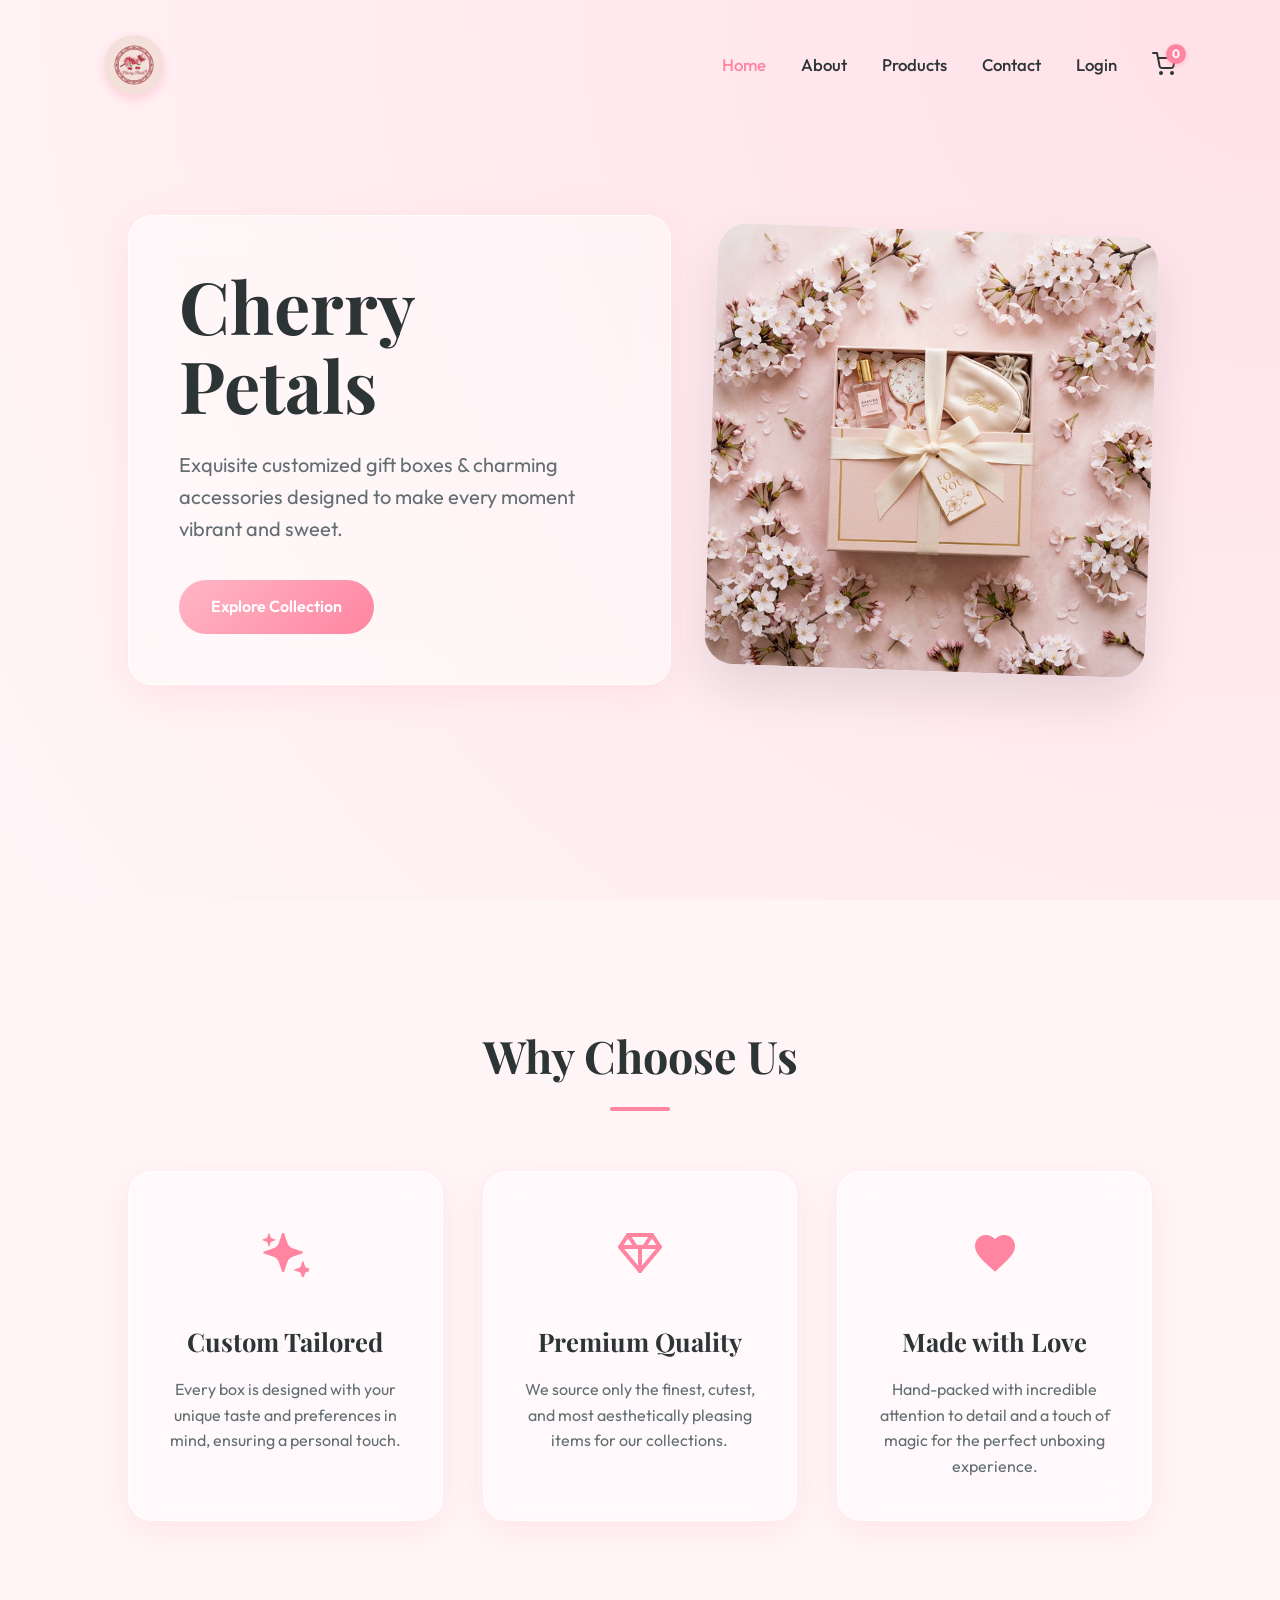
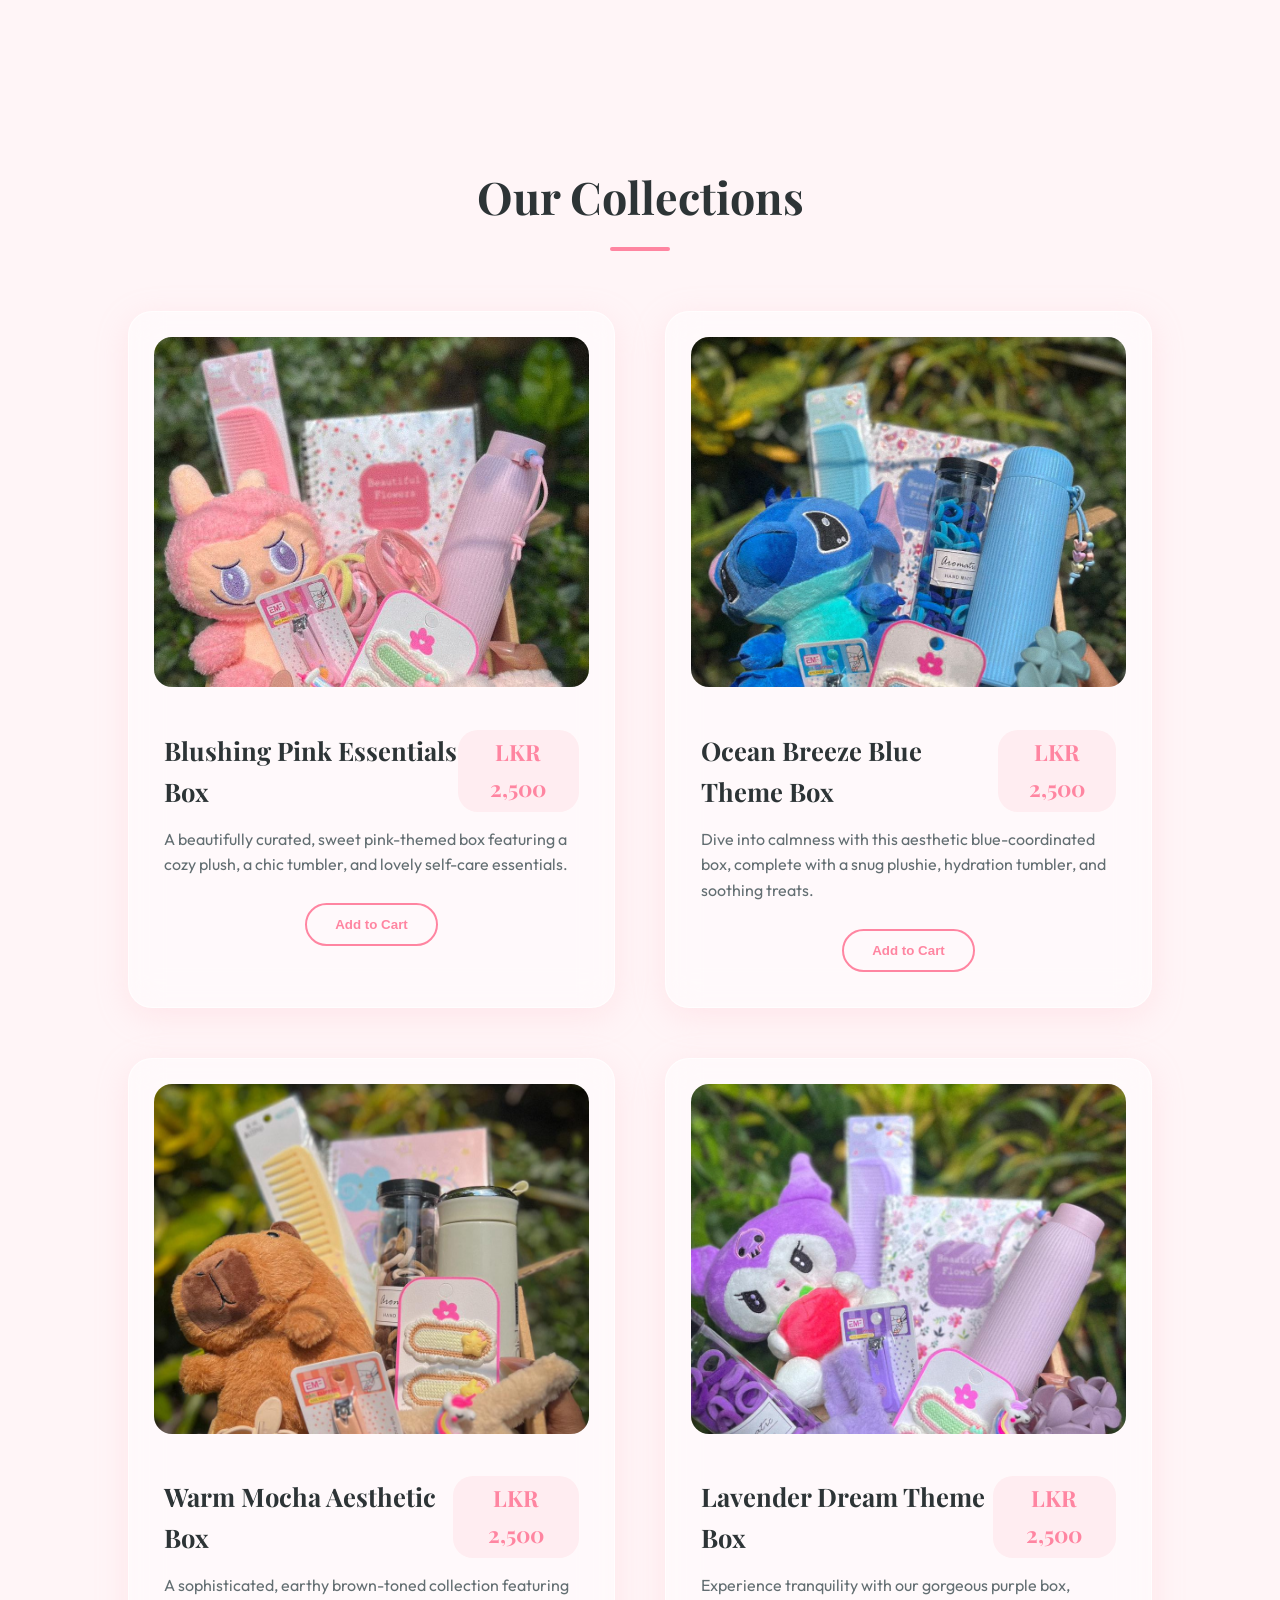
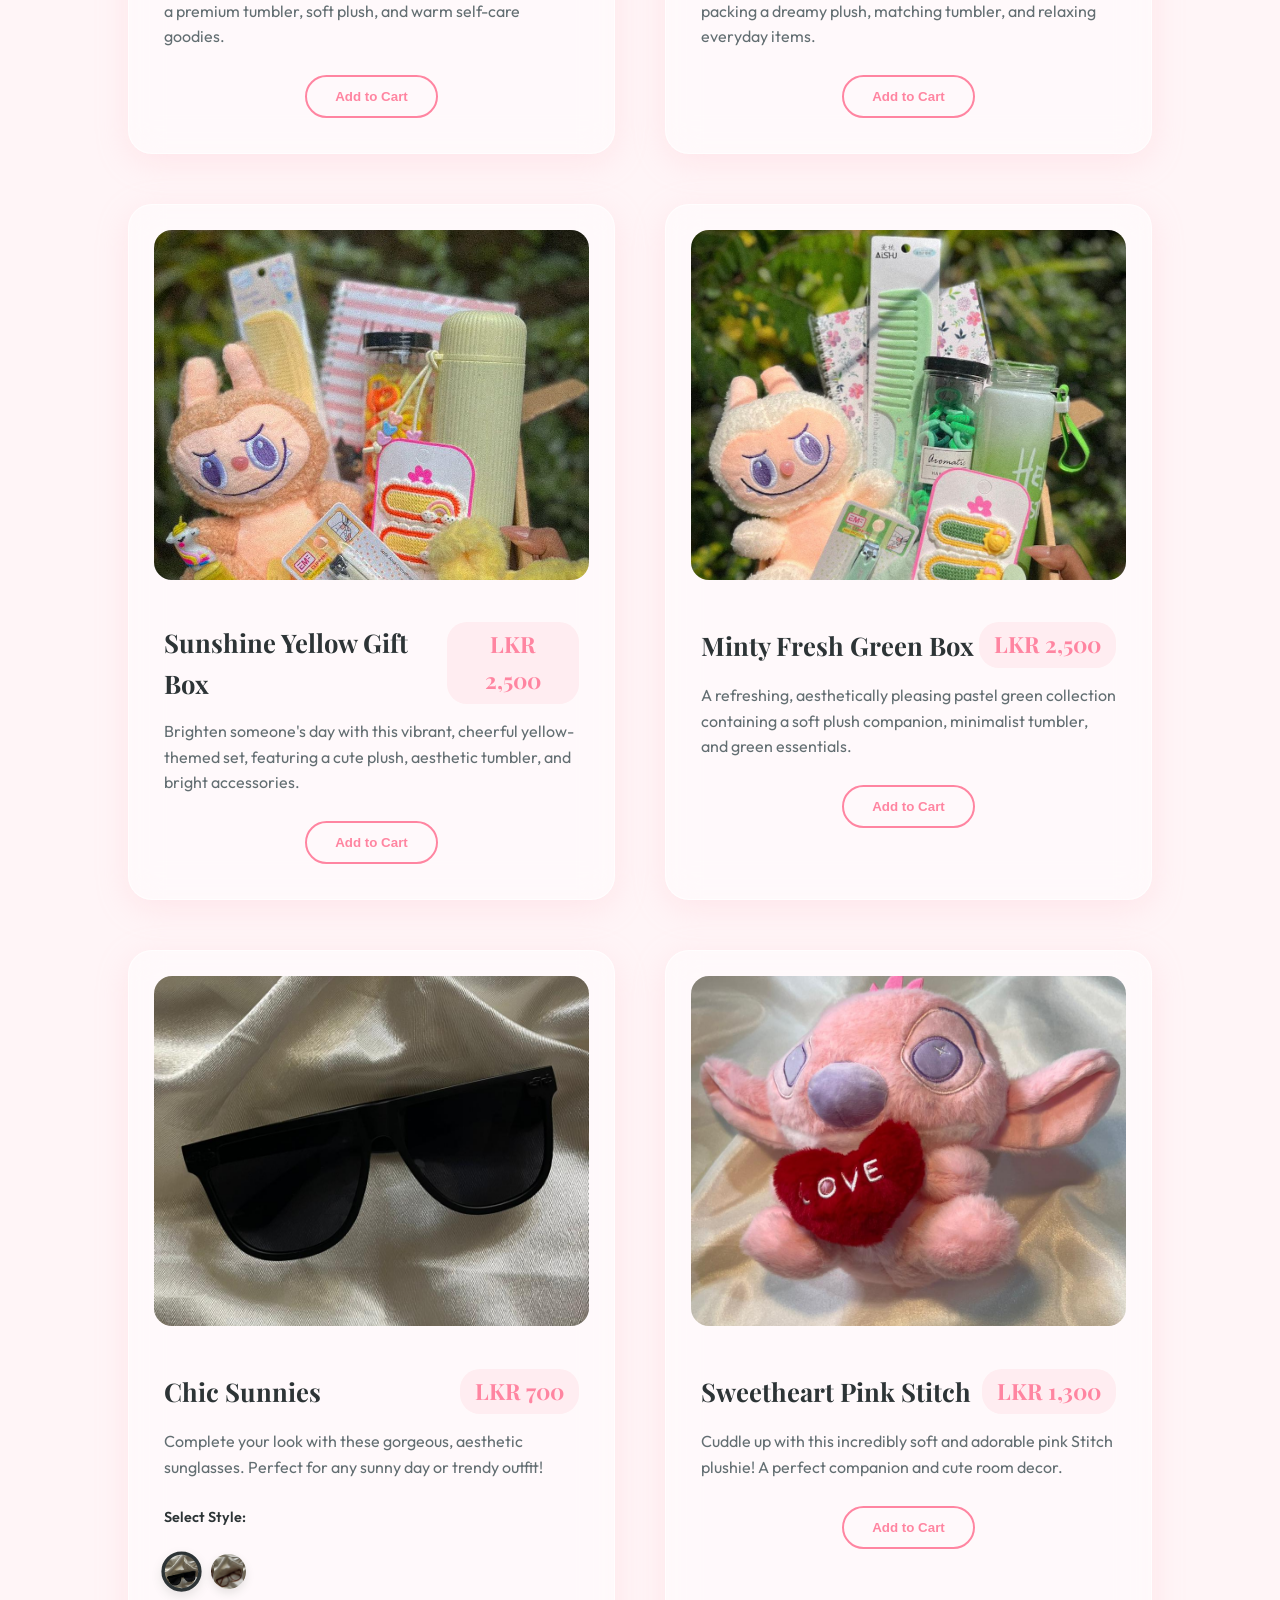
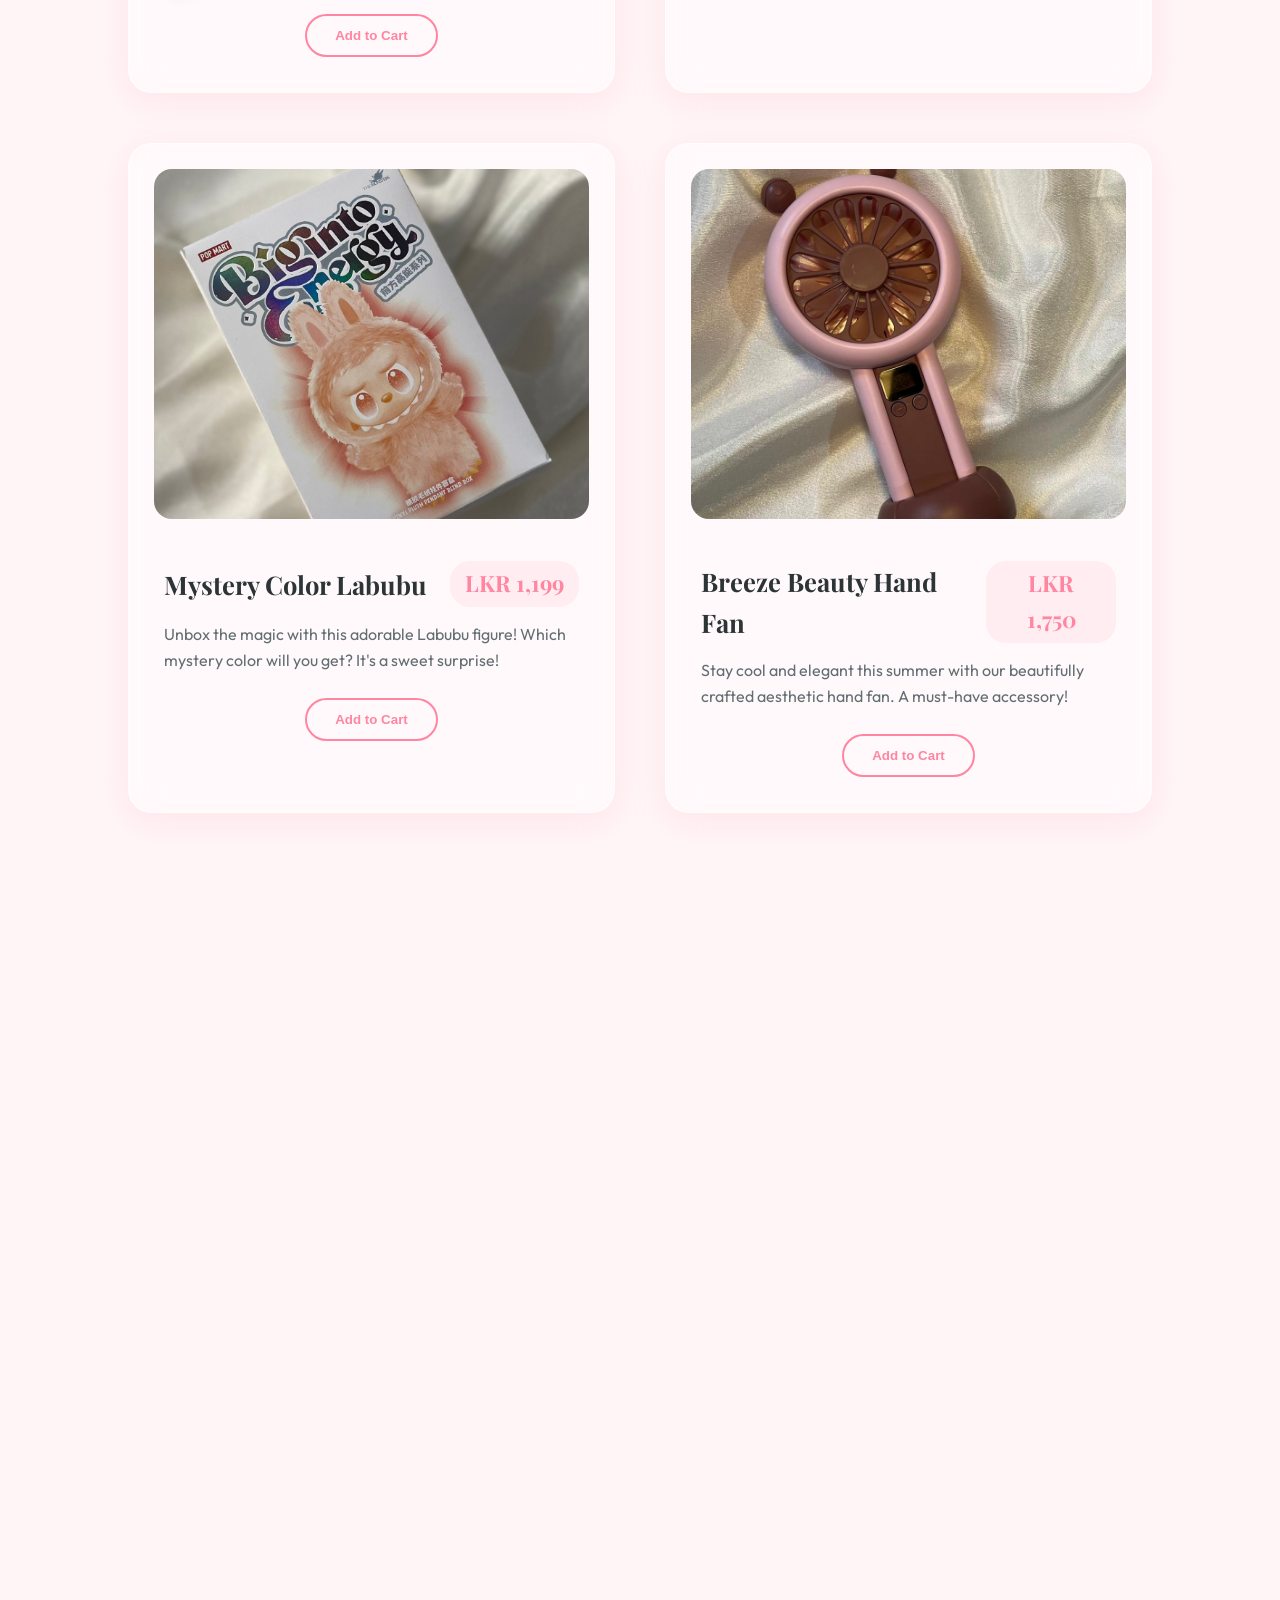
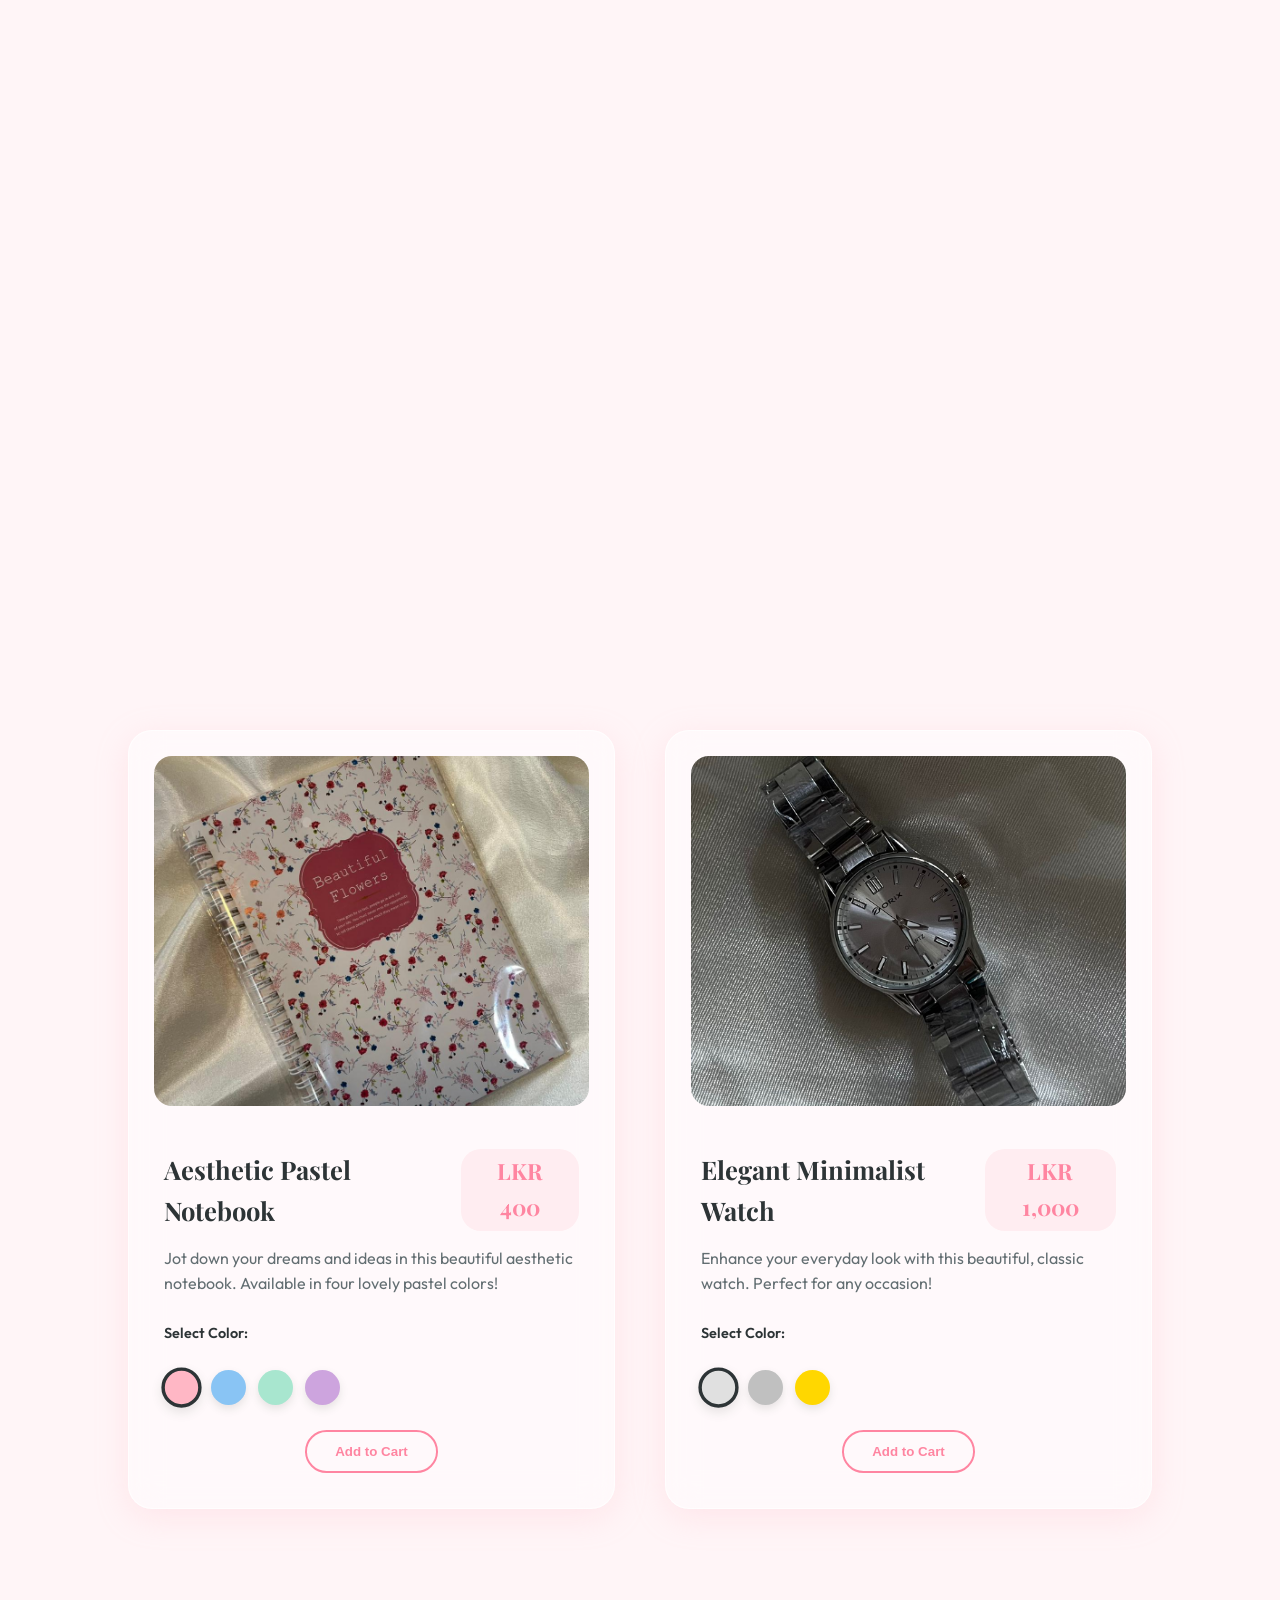
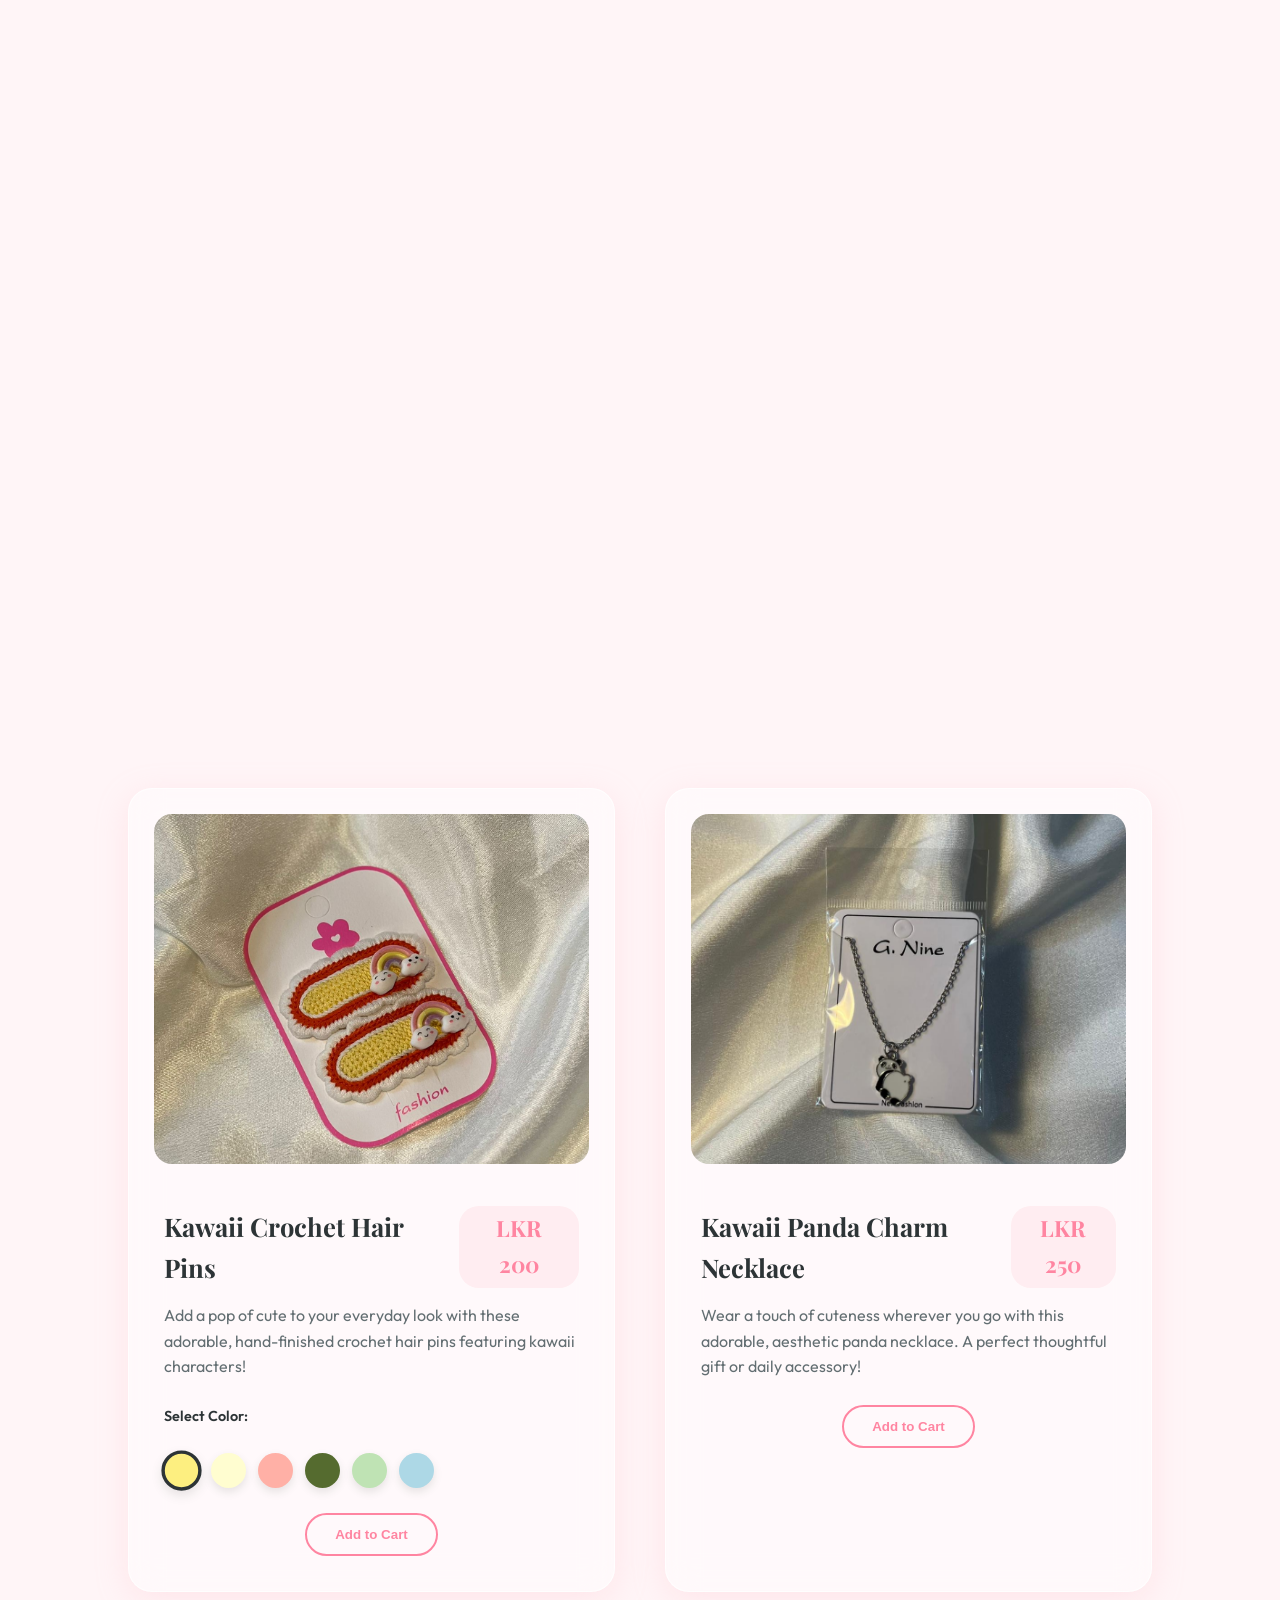
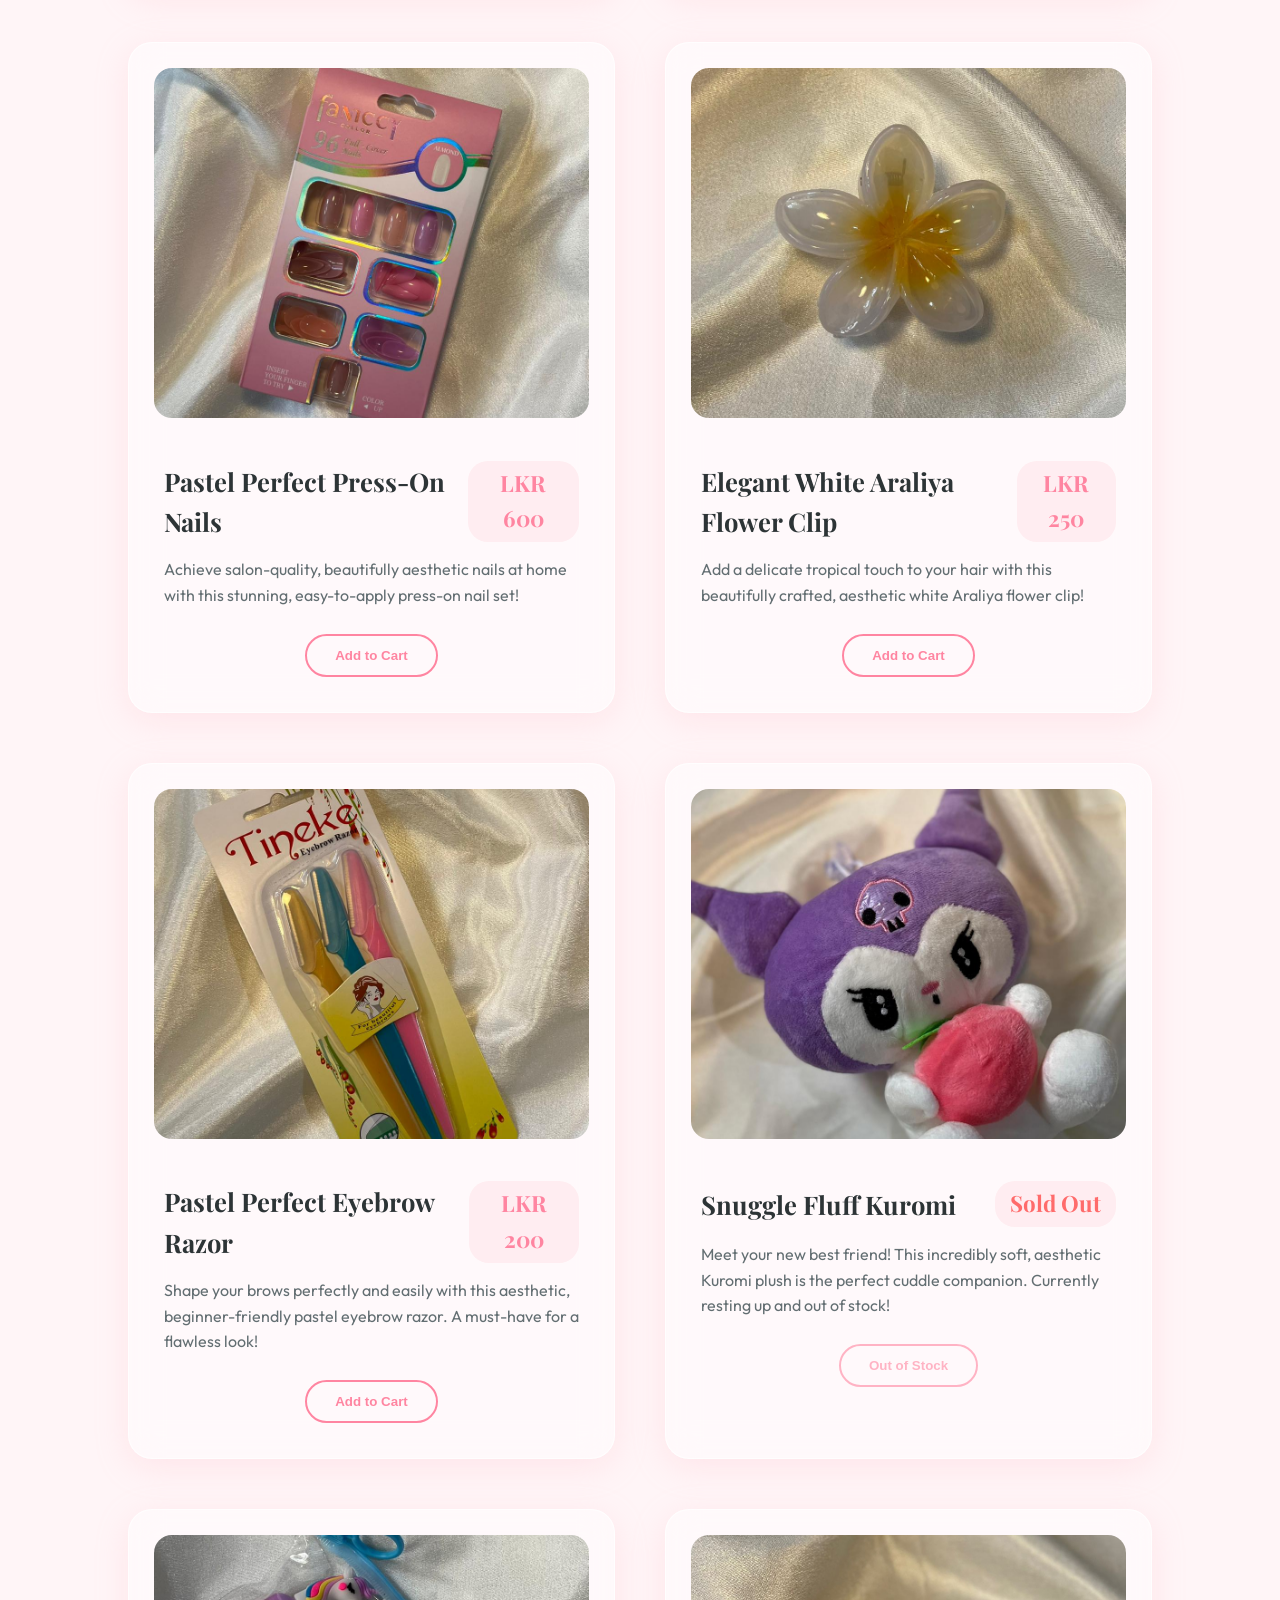
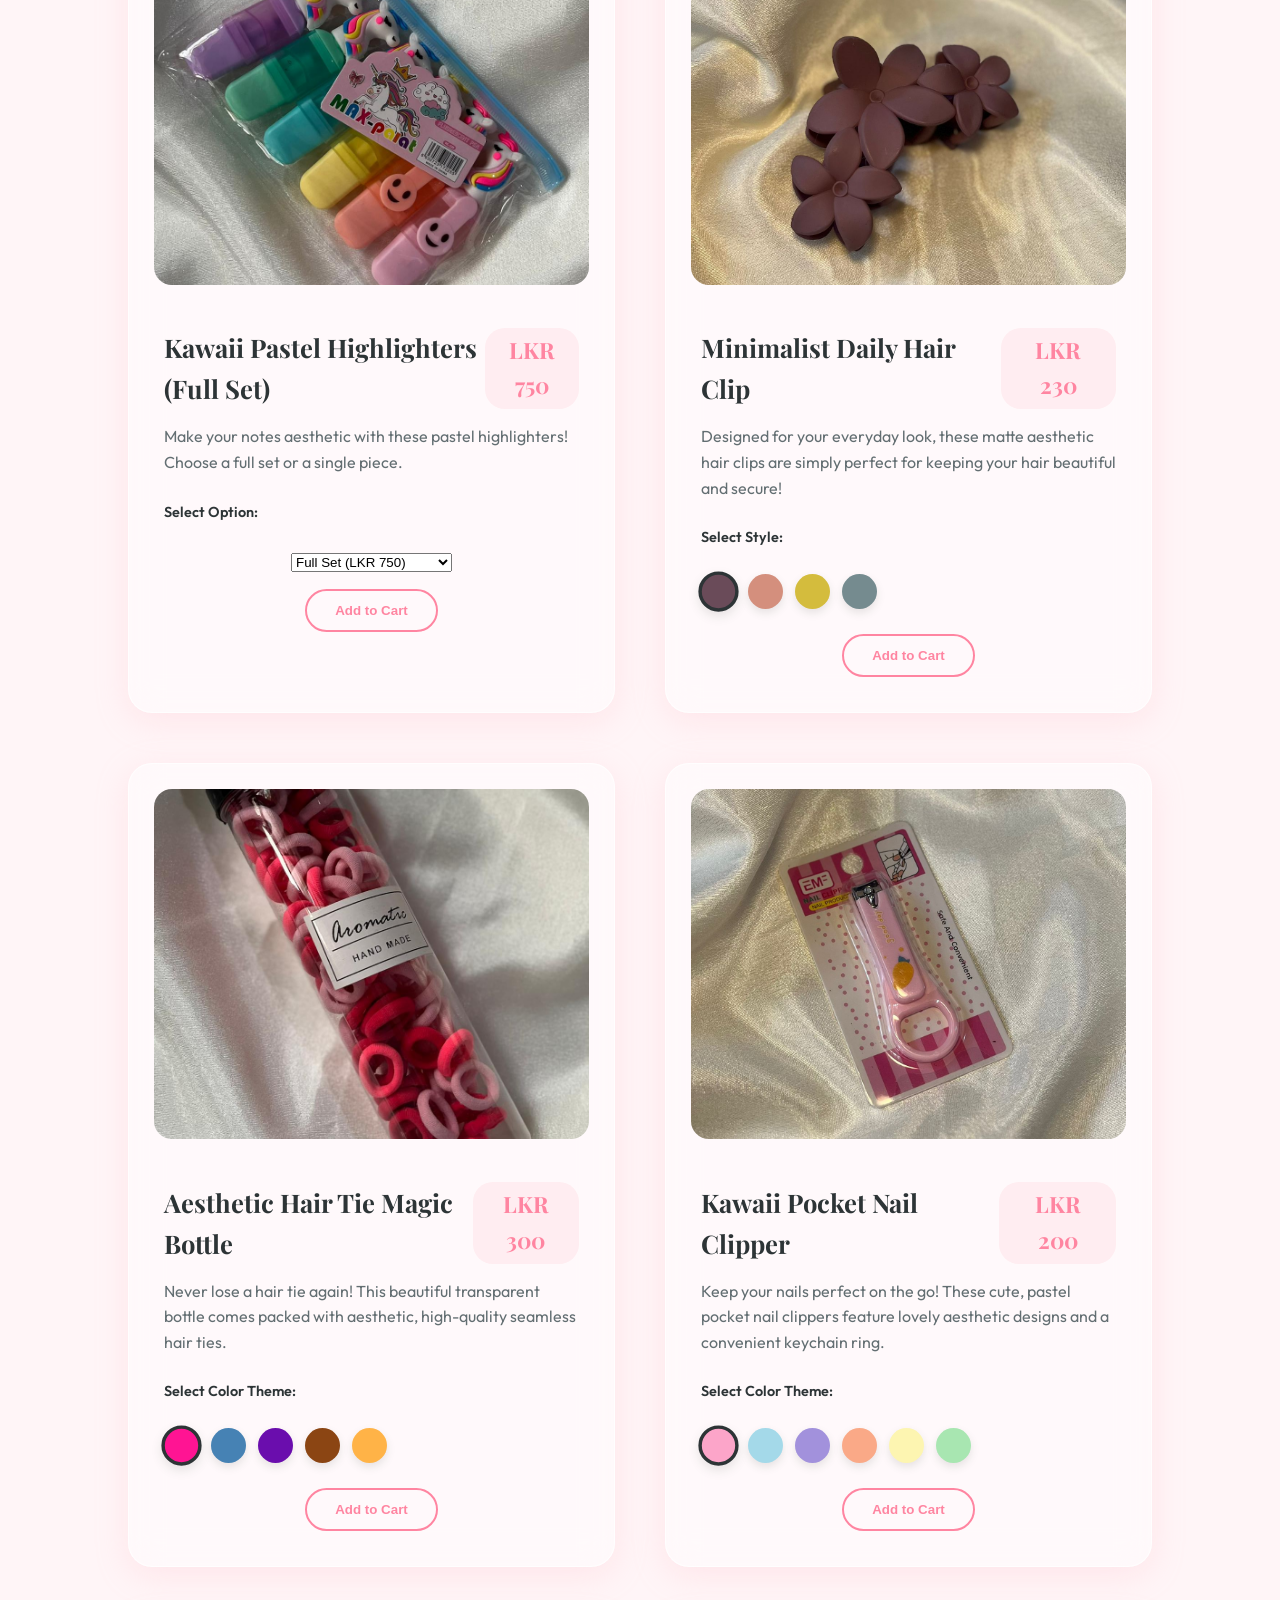
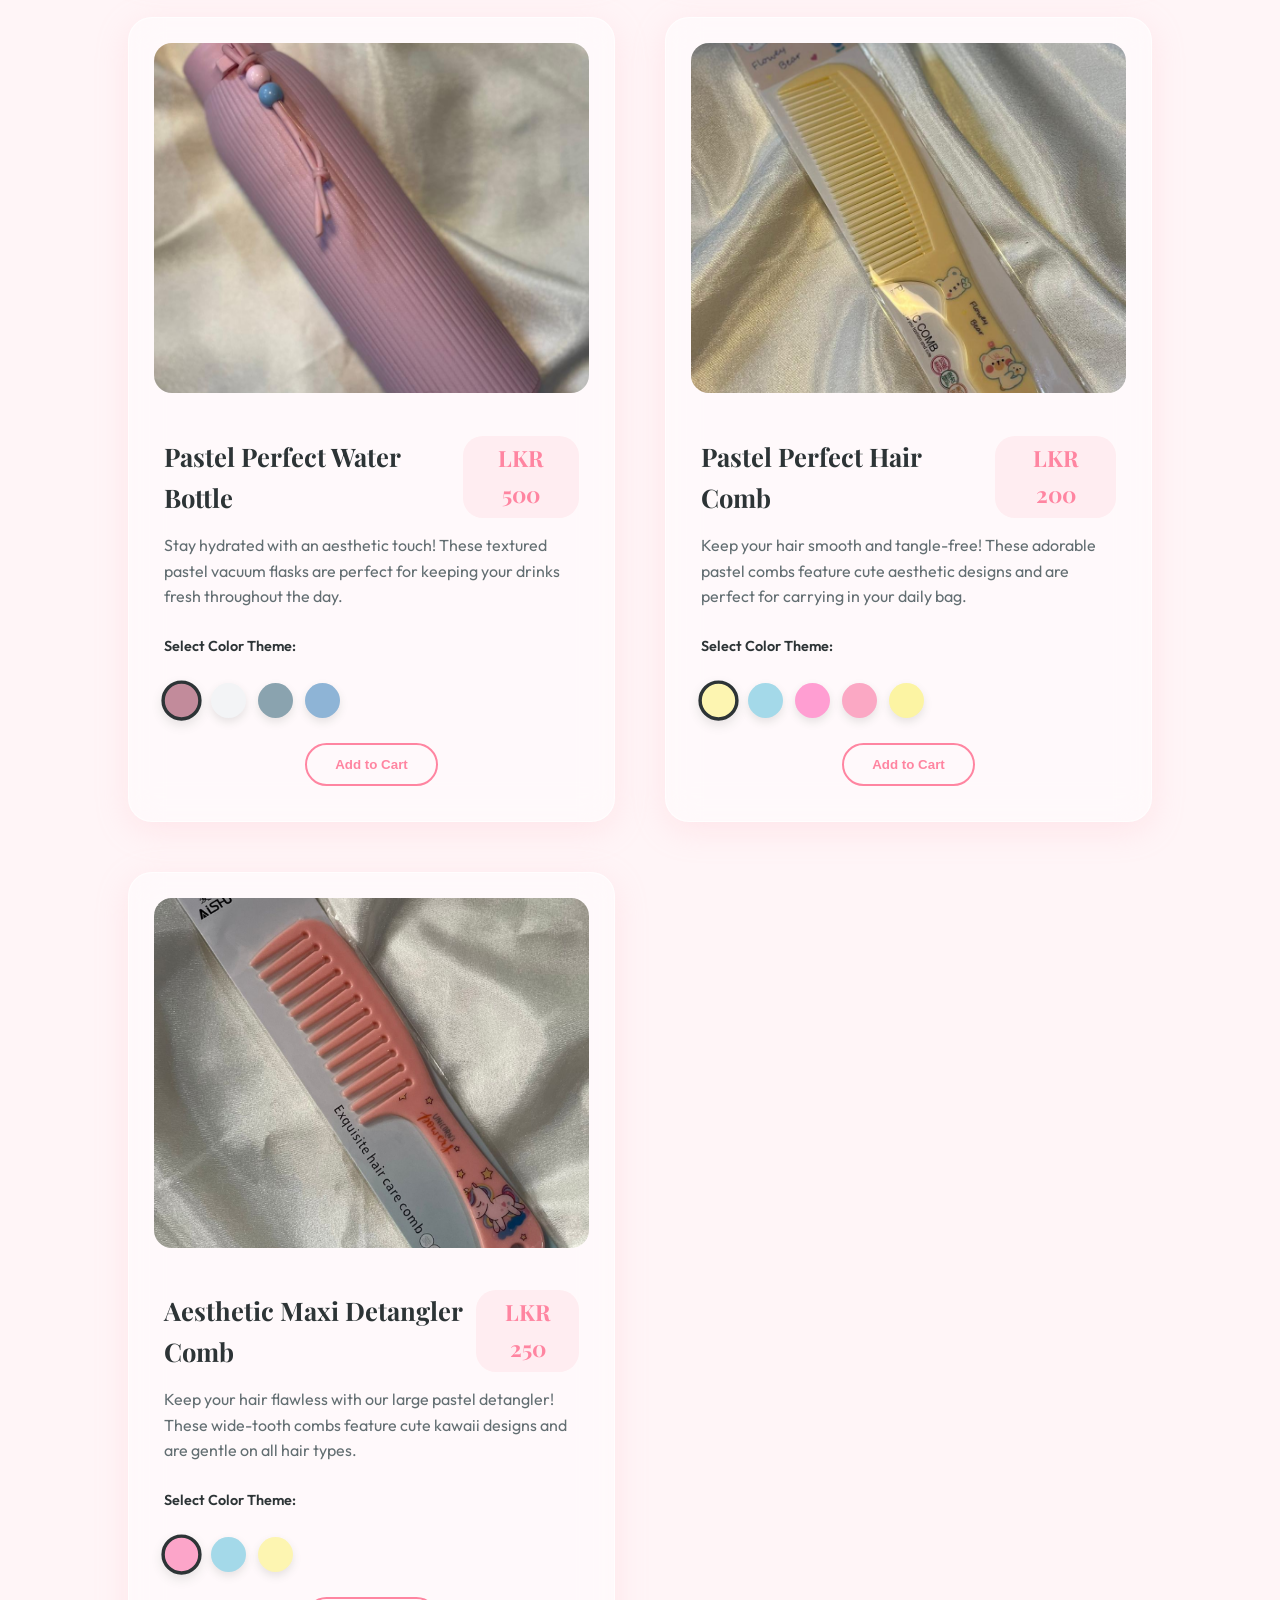
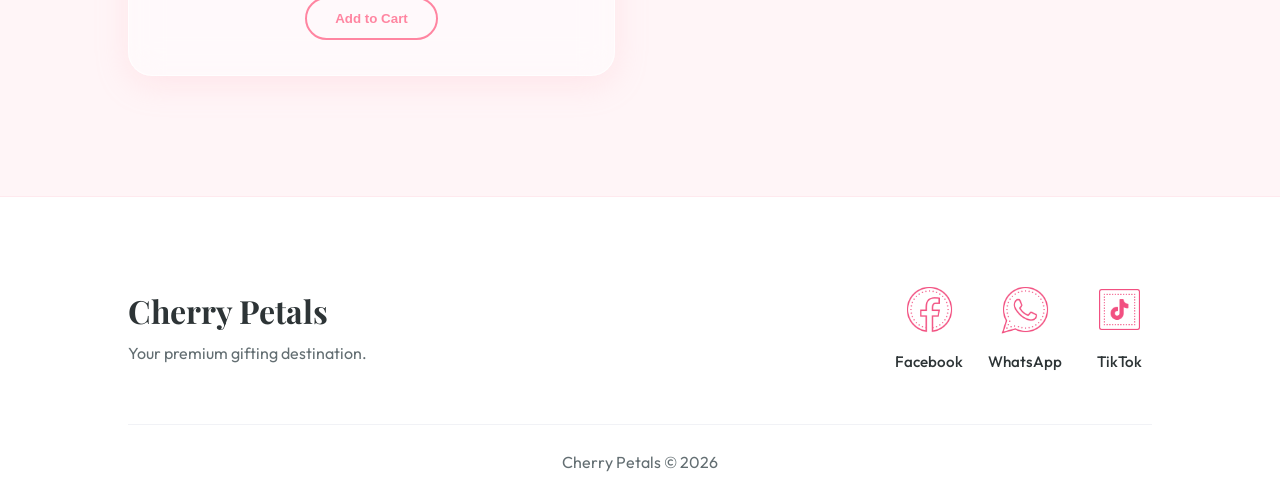
<file: index.html>
<!DOCTYPE html>
<html lang="en">

<head>
    <meta charset="UTF-8">
    <meta name="viewport" content="width=device-width, initial-scale=1.0">
    <title>Cherry Petals | Customized Gift Boxes & Cute Items</title>
    <meta name="description"
        content="Discover beautifully customized gift boxes and cute ladies items at Cherry Petals. Perfect for every occasion.">
    <link rel="preconnect" href="https://fonts.googleapis.com">
    <link rel="preconnect" href="https://fonts.gstatic.com" crossorigin>
    <link
        href="https://fonts.googleapis.com/css2?family=Outfit:wght@300;400;500;600&family=Playfair+Display:ital,wght@0,500;0,700;1,500&display=swap"
        rel="stylesheet">
    <link rel="stylesheet" href="styles.css">
</head>

<body>
    <nav class="glass-nav">
        <a href="index.html" class="logo-link">
            <img src="images/logo.jpg" alt="Cherry Petals Logo" class="logo-img">
        </a>
        <ul class="nav-links">
            <li><a href="index.html" class="active">Home</a></li>
            <li><a href="about.html">About</a></li>
            <li><a href="products.html">Products</a></li>
            <li><a href="contact.html">Contact</a></li>
            <li><a href="login.html">Login</a></li>
            <li>
                <a href="cart.html" class="cart-link" id="cart-nav-link" aria-label="Cart">
                    <svg width="24" height="24" viewBox="0 0 24 24" fill="none" stroke="var(--color-text)"
                        stroke-width="2" stroke-linecap="round" stroke-linejoin="round" class="cart-icon">
                        <circle cx="9" cy="21" r="1"></circle>
                        <circle cx="20" cy="21" r="1"></circle>
                        <path d="M1 1h4l2.68 13.39a2 2 0 0 0 2 1.61h9.72a2 2 0 0 0 2-1.61L23 6H6"></path>
                    </svg>
                    <span class="cart-badge" id="cart-count">0</span>
                </a>
            </li>
        </ul>
    </nav>

    <header id="home" class="hero section-padding">
        <div class="hero-content glass fade-in">
            <h1>Cherry Petals</h1>
            <p>Exquisite customized gift boxes & charming accessories designed to make every moment vibrant and sweet.
            </p>
            <a href="products.html" class="btn-primary">Explore Collection</a>
        </div>
        <div class="hero-image fade-in delay-1">
            <img src="images/hero_cherry_pealts.png" alt="Beautiful Luxury Gift Box - Cherry Petals" />
        </div>
    </header>

    <section id="about" class="about section-padding">
        <div class="section-title fade-in">
            <h2>Why Choose Us</h2>
            <div class="underline"></div>
        </div>
        <div class="about-grid">
            <div class="about-card glass fade-in">
                <div class="icon">
                    <svg width="48" height="48" viewBox="0 0 24 24" fill="var(--color-primary-dark)"
                        xmlns="http://www.w3.org/2000/svg">
                        <path
                            d="M11.6,2.2l1.6,4.8c0.4,1.2,1.4,2.2,2.6,2.6l4.8,1.6c0.5,0.2,0.5,0.9,0,1.1l-4.8,1.6c-1.2,0.4-2.2,1.4-2.6,2.6l-1.6,4.8c-0.2,0.5-0.9,0.5-1.1,0l-1.6-4.8c-0.4-1.2-1.4-2.2-2.6-2.6l-4.8-1.6c-0.5-0.2-0.5-0.9,0-1.1l4.8-1.6c1.2-0.4,2.2-1.4,2.6-2.6l1.6-4.8C10.6,1.7,11.3,1.7,11.6,2.2z" />
                        <path
                            d="M21.2,16.2l0.8,2.4c0.1,0.4,0.4,0.7,0.8,0.8l2.4,0.8c0.2,0.1,0.2,0.4,0,0.5l-2.4,0.8c-0.4,0.1-0.7,0.4-0.8,0.8l-0.8,2.4c-0.1,0.2-0.4,0.2-0.5,0l-0.8-2.4c-0.1-0.4-0.4-0.7-0.8-0.8l-2.4-0.8c-0.2-0.1-0.2-0.4,0-0.5l2.4-0.8c0.4-0.1,0.7-0.4,0.8-0.8l0.8-2.4C20.8,16,21,16,21.2,16.2z" />
                        <path
                            d="M4.2,2.2l0.6,1.8c0.1,0.3,0.3,0.5,0.6,0.6l1.8,0.6c0.2,0.1,0.2,0.3,0,0.4L5.4,6.2C5.1,6.3,4.9,6.5,4.8,6.8L4.2,8.6C4.1,8.8,3.9,8.8,3.8,8.6L3.2,6.8C3.1,6.5,2.9,6.3,2.6,6.2L0.8,5.6C0.6,5.5,0.6,5.3,0.8,5.2l1.8-0.6c0.3-0.1,0.5-0.3,0.6-0.6l0.6-1.8C3.9,2.1,4.1,2.1,4.2,2.2z" />
                    </svg>
                </div>
                <h3>Custom Tailored</h3>
                <p>Every box is designed with your unique taste and preferences in mind, ensuring a personal touch.</p>
            </div>
            <div class="about-card glass fade-in delay-1">
                <div class="icon">
                    <svg width="48" height="48" viewBox="0 0 24 24" fill="none" stroke="var(--color-primary-dark)"
                        stroke-width="2" stroke-linecap="round" stroke-linejoin="round"
                        xmlns="http://www.w3.org/2000/svg">
                        <path d="M6 3h12l4 6-10 12L2 9l4-6z" />
                        <path d="M2 9h20" />
                        <path d="M12 21V9" />
                        <path d="M6 3l4 6" />
                        <path d="M18 3l-4 6" />
                    </svg>
                </div>
                <h3>Premium Quality</h3>
                <p>We source only the finest, cutest, and most aesthetically pleasing items for our collections.</p>
            </div>
            <div class="about-card glass fade-in delay-2">
                <div class="icon">
                    <svg width="48" height="48" viewBox="0 0 24 24" fill="var(--color-primary-dark)"
                        xmlns="http://www.w3.org/2000/svg">
                        <path
                            d="M12 21.35l-1.45-1.32C5.4 15.36 2 12.28 2 8.5 2 5.42 4.42 3 7.5 3c1.74 0 3.41.81 4.5 2.09C13.09 3.81 14.76 3 16.5 3 19.58 3 22 5.42 22 8.5c0 3.78-3.4 6.86-8.55 11.54L12 21.35z" />
                    </svg>
                </div>
                <h3>Made with Love</h3>
                <p>Hand-packed with incredible attention to detail and a touch of magic for the perfect unboxing
                    experience.</p>
            </div>
        </div>
    </section>

    <section id="products" class="products section-padding">
        <div class="section-title fade-in">
            <h2>Our Collections</h2>
            <div class="underline"></div>
        </div>
        <div class="product-grid">
            <div class="product-card glass fade-in hover-effect">
                <div class="product-image">
                    <img src="images/product images/box_pink.jpg" alt="Blushing Pink Essentials Box" onerror="this.src='images/gift_boxes_cherry.png'" />
                </div>
                <div class="product-info">
                    <div class="product-header">
                        <h3>Blushing Pink Essentials Box</h3>
                        <span class="price-tag">LKR 2,500</span>
                    </div>
                    <p>A beautifully curated, sweet pink-themed box featuring a cozy plush, a chic tumbler, and lovely self-care essentials.</p>
                    <button class="btn-outline add-to-cart-btn" onclick="addToCart('theme-box-pink', 'Blushing Pink Essentials Box', 2500, 'images/product images/box_pink.jpg')">Add to Cart</button>
                </div>
            </div>

            <div class="product-card glass fade-in delay-1 hover-effect">
                <div class="product-image">
                    <img src="images/product images/box_blue.jpg" alt="Ocean Breeze Blue Theme Box" onerror="this.src='images/gift_boxes_cherry.png'" />
                </div>
                <div class="product-info">
                    <div class="product-header">
                        <h3>Ocean Breeze Blue Theme Box</h3>
                        <span class="price-tag">LKR 2,500</span>
                    </div>
                    <p>Dive into calmness with this aesthetic blue-coordinated box, complete with a snug plushie, hydration tumbler, and soothing treats.</p>
                    <button class="btn-outline add-to-cart-btn" onclick="addToCart('theme-box-blue', 'Ocean Breeze Blue Theme Box', 2500, 'images/product images/box_blue.jpg')">Add to Cart</button>
                </div>
            </div>

            <div class="product-card glass fade-in delay-2 hover-effect">
                <div class="product-image">
                    <img src="images/product images/box_brown.jpg" alt="Warm Mocha Aesthetic Box" onerror="this.src='images/gift_boxes_cherry.png'" />
                </div>
                <div class="product-info">
                    <div class="product-header">
                        <h3>Warm Mocha Aesthetic Box</h3>
                        <span class="price-tag">LKR 2,500</span>
                    </div>
                    <p>A sophisticated, earthy brown-toned collection featuring a premium tumbler, soft plush, and warm self-care goodies.</p>
                    <button class="btn-outline add-to-cart-btn" onclick="addToCart('theme-box-brown', 'Warm Mocha Aesthetic Box', 2500, 'images/product images/box_brown.jpg')">Add to Cart</button>
                </div>
            </div>

            <div class="product-card glass fade-in delay-3 hover-effect">
                <div class="product-image">
                    <img src="images/product images/box_purple.jpg" alt="Lavender Dream Theme Box" onerror="this.src='images/gift_boxes_cherry.png'" />
                </div>
                <div class="product-info">
                    <div class="product-header">
                        <h3>Lavender Dream Theme Box</h3>
                        <span class="price-tag">LKR 2,500</span>
                    </div>
                    <p>Experience tranquility with our gorgeous purple box, packing a dreamy plush, matching tumbler, and relaxing everyday items.</p>
                    <button class="btn-outline add-to-cart-btn" onclick="addToCart('theme-box-purple', 'Lavender Dream Theme Box', 2500, 'images/product images/box_purple.jpg')">Add to Cart</button>
                </div>
            </div>

            <div class="product-card glass fade-in delay-4 hover-effect">
                <div class="product-image">
                    <img src="images/product images/box_yellow.jpg" alt="Sunshine Yellow Gift Box" onerror="this.src='images/gift_boxes_cherry.png'" />
                </div>
                <div class="product-info">
                    <div class="product-header">
                        <h3>Sunshine Yellow Gift Box</h3>
                        <span class="price-tag">LKR 2,500</span>
                    </div>
                    <p>Brighten someone's day with this vibrant, cheerful yellow-themed set, featuring a cute plush, aesthetic tumbler, and bright accessories.</p>
                    <button class="btn-outline add-to-cart-btn" onclick="addToCart('theme-box-yellow', 'Sunshine Yellow Gift Box', 2500, 'images/product images/box_yellow.jpg')">Add to Cart</button>
                </div>
            </div>

            <div class="product-card glass fade-in hover-effect">
                <div class="product-image">
                    <img src="images/product images/box_green.jpg" alt="Minty Fresh Green Box" onerror="this.src='images/gift_boxes_cherry.png'" />
                </div>
                <div class="product-info">
                    <div class="product-header">
                        <h3>Minty Fresh Green Box</h3>
                        <span class="price-tag">LKR 2,500</span>
                    </div>
                    <p>A refreshing, aesthetically pleasing pastel green collection containing a soft plush companion, minimalist tumbler, and green essentials.</p>
                    <button class="btn-outline add-to-cart-btn" onclick="addToCart('theme-box-green', 'Minty Fresh Green Box', 2500, 'images/product images/box_green.jpg')">Add to Cart</button>
                </div>
            </div>

            <div class="product-card glass fade-in delay-2 hover-effect">
                <div class="product-image gallery-container">
                    <img id="sunglass-img-home" src="images/product images/Sunglass1.jpg" alt="Chic Sunnies"
                        class="active-product-img" onerror="this.src='images/cute_items_cherry.png'" />
                </div>
                <div class="product-info">
                    <div class="product-header">
                        <h3>Chic Sunnies</h3>
                        <span class="price-tag">LKR 700</span>
                    </div>
                    <p>Complete your look with these gorgeous, aesthetic sunglasses. Perfect for any sunny day or trendy outfit!</p>
                    <div class="color-selector">
                        <p class="selector-label">Select Style:</p>
                        <div class="swatches">
                            <div class="color-swatch active" style="background-image: url('images/product images/Sunglass1.jpg'); background-size: cover;"
                                onclick="changeProductImage(this, 'sunglass-img-home', 'images/product images/Sunglass1.jpg')">
                            </div>
                            <div class="color-swatch" style="background-image: url('images/product images/Sunglass2.jpg'); background-size: cover;"
                                onclick="changeProductImage(this, 'sunglass-img-home', 'images/product images/Sunglass2.jpg')">
                            </div>
                        </div>
                    </div>
                    <button class="btn-outline add-to-cart-btn"
                        onclick="addToCart('chic-sunnies', 'Chic Sunnies', 700, 'images/product images/Sunglass1.jpg')">Add
                        to Cart</button>
                </div>
            </div>
            <div class="product-card glass fade-in delay-3 hover-effect">
                <div class="product-image">
                    <img src="images/product images/pinkstich.jpg" alt="Sweetheart Pink Stitch" onerror="this.src='images/cute_items_cherry.png'" />
                </div>
                <div class="product-info">
                    <div class="product-header">
                        <h3>Sweetheart Pink Stitch</h3>
                        <span class="price-tag">LKR 1,300</span>
                    </div>
                    <p>Cuddle up with this incredibly soft and adorable pink Stitch plushie! A perfect companion and cute room decor.</p>
                    <button class="btn-outline add-to-cart-btn"
                        onclick="addToCart('pink-stitch', 'Sweetheart Pink Stitch', 1300, 'images/product images/pinkstich.jpg')">Add
                        to Cart</button>
                </div>
            </div>
            <div class="product-card glass fade-in delay-4 hover-effect">
                <div class="product-image">
                    <img src="images/product images/labubu.jpg" alt="Mystery Color Labubu" onerror="this.src='images/cute_items_cherry.png'" />
                </div>
                <div class="product-info">
                    <div class="product-header">
                        <h3>Mystery Color Labubu</h3>
                        <span class="price-tag">LKR 1,199</span>
                    </div>
                    <p>Unbox the magic with this adorable Labubu figure! Which mystery color will you get? It's a sweet surprise!</p>
                    <button class="btn-outline add-to-cart-btn"
                        onclick="addToCart('labubu', 'Mystery Color Labubu', 1199, 'images/product images/labubu.jpg')">Add
                        to Cart</button>
                </div>
            </div>
            <div class="product-card glass fade-in delay-1 hover-effect">
                <div class="product-image">
                    <img src="images/product images/Handfan.jpg" alt="Breeze Beauty Hand Fan" onerror="this.src='images/cute_items_cherry.png'" />
                </div>
                <div class="product-info">
                    <div class="product-header">
                        <h3>Breeze Beauty Hand Fan</h3>
                        <span class="price-tag">LKR 1,750</span>
                    </div>
                    <p>Stay cool and elegant this summer with our beautifully crafted aesthetic hand fan. A must-have accessory!</p>
                    <button class="btn-outline add-to-cart-btn"
                        onclick="addToCart('hand-fan', 'Breeze Beauty Hand Fan', 1750, 'images/product images/Handfan.jpg')">Add
                        to Cart</button>
                </div>
            </div>
            <div class="product-card glass fade-in delay-2 hover-effect">
                <div class="product-image">
                    <img src="images/product images/makeupsponge.jpg" alt="Soft Touch Makeup Sponge" onerror="this.src='images/cute_items_cherry.png'" />
                </div>
                <div class="product-info">
                    <div class="product-header">
                        <h3>Soft Touch Makeup Sponge</h3>
                        <span class="price-tag">LKR 500</span>
                    </div>
                    <p>Achieve a flawless, airbrushed finish with our ultra-soft and bouncy makeup sponge. Essential for any makeup lover!</p>
                    <button class="btn-outline add-to-cart-btn"
                        onclick="addToCart('makeup-sponge', 'Soft Touch Makeup Sponge', 500, 'images/product images/makeupsponge.jpg')">Add
                        to Cart</button>
                </div>
            </div>
            <div class="product-card glass fade-in delay-3 hover-effect">
                <div class="product-image">
                    <img src="images/product images/Hairtie.jpg" alt="Elegant Silk Hair Tie" onerror="this.src='images/cute_items_cherry.png'" />
                </div>
                <div class="product-info">
                    <div class="product-header">
                        <h3>Elegant Silk Hair Tie</h3>
                        <span class="price-tag">LKR 350</span>
                    </div>
                    <p>Add a cute touch to any hairstyle with this beautiful, soft, and aesthetic hair tie. Gentle on your hair!</p>
                    <button class="btn-outline add-to-cart-btn"
                        onclick="addToCart('hair-tie', 'Elegant Silk Hair Tie', 350, 'images/product images/Hairtie.jpg')">Add
                        to Cart</button>
                </div>
            </div>
            <div class="product-card glass fade-in delay-4 hover-effect">
                <div class="product-image">
                    <img src="images/product images/Araliyaclipset.jpg" alt="Tropical Araliya Clip Set" onerror="this.src='images/cute_items_cherry.png'" />
                </div>
                <div class="product-info">
                    <div class="product-header">
                        <h3>Tropical Araliya Clip Set</h3>
                        <span class="price-tag">LKR 1,350</span>
                    </div>
                    <p>Bring the tropical vibes with these beautiful Araliya flower clips. Perfect for beach days or adding a floral touch!</p>
                    <button class="btn-outline add-to-cart-btn"
                        onclick="addToCart('araliya-clip', 'Tropical Araliya Clip Set', 1350, 'images/product images/Araliyaclipset.jpg')">Add
                        to Cart</button>
                </div>
            </div>
            <div class="product-card glass fade-in delay-1 hover-effect">
                <div class="product-image">
                    <img src="images/product images/earings.jpg" alt="Elegant Jhumki Earrings" onerror="this.src='images/cute_items_cherry.png'" />
                </div>
                <div class="product-info">
                    <div class="product-header">
                        <h3>Elegant Jhumki Earrings</h3>
                        <span class="price-tag">LKR 300</span>
                    </div>
                    <p>Add a beautiful traditional touch to your outfit with these gorgeous, culturally-inspired Tamil style earrings!</p>
                    <button class="btn-outline add-to-cart-btn"
                        onclick="addToCart('jhumki-earrings', 'Elegant Jhumki Earrings', 300, 'images/product images/earings.jpg')">Add
                        to Cart</button>
                </div>
            </div>
            <div class="product-card glass fade-in delay-2 hover-effect">
                <div class="product-image gallery-container">
                    <img id="notebook-img-home" src="images/product images/Notebook1.jpg" alt="Aesthetic Pastel Notebook"
                        class="active-product-img" onerror="this.src='images/cute_items_cherry.png'" />
                </div>
                <div class="product-info">
                    <div class="product-header">
                        <h3>Aesthetic Pastel Notebook</h3>
                        <span class="price-tag">LKR 400</span>
                    </div>
                    <p>Jot down your dreams and ideas in this beautiful aesthetic notebook. Available in four lovely pastel colors!</p>
                    <div class="color-selector">
                        <p class="selector-label">Select Color:</p>
                        <div class="swatches">
                            <div class="color-swatch active" style="background-color: #ffb7c5;"
                                onclick="changeProductImage(this, 'notebook-img-home', 'images/product images/Notebook1.jpg')">
                            </div>
                            <div class="color-swatch" style="background-color: #89c4f4;"
                                onclick="changeProductImage(this, 'notebook-img-home', 'images/product images/Notebook2.jpg')">
                            </div>
                            <div class="color-swatch" style="background-color: #a8e6cf;"
                                onclick="changeProductImage(this, 'notebook-img-home', 'images/product images/Notebook3.jpg')">
                            </div>
                            <div class="color-swatch" style="background-color: #cda4de;"
                                onclick="changeProductImage(this, 'notebook-img-home', 'images/product images/Notebook4.jpg')">
                            </div>
                        </div>
                    </div>
                    <button class="btn-outline add-to-cart-btn"
                        onclick="addToCart('cute-notebook', 'Aesthetic Pastel Notebook', 400, 'images/product images/Notebook1.jpg')">Add
                        to Cart</button>
                </div>
            </div>
            <div class="product-card glass fade-in delay-3 hover-effect">
                <div class="product-image gallery-container">
                    <img id="watch-img-home" src="images/product images/Watch1.jpg" alt="Elegant Minimalist Watch"
                        class="active-product-img" onerror="this.src='images/cute_items_cherry.png'" />
                </div>
                <div class="product-info">
                    <div class="product-header">
                        <h3>Elegant Minimalist Watch</h3>
                        <span class="price-tag">LKR 1,000</span>
                    </div>
                    <p>Enhance your everyday look with this beautiful, classic watch. Perfect for any occasion!</p>
                    <div class="color-selector">
                        <p class="selector-label">Select Color:</p>
                        <div class="swatches">
                            <div class="color-swatch active" style="background-color: #e0e0e0;"
                                onclick="changeProductImage(this, 'watch-img-home', 'images/product images/Watch1.jpg')">
                            </div>
                            <div class="color-swatch" style="background-color: #c0c0c0;"
                                onclick="changeProductImage(this, 'watch-img-home', 'images/product images/Watch2.jpg')">
                            </div>
                            <div class="color-swatch" style="background-color: #ffd700;"
                                onclick="changeProductImage(this, 'watch-img-home', 'images/product images/Watch3.jpg')">
                            </div>
                        </div>
                    </div>
                    <button class="btn-outline add-to-cart-btn"
                        onclick="addToCart('women-watch', 'Elegant Minimalist Watch', 1000, 'images/product images/Watch1.jpg')">Add
                        to Cart</button>
                </div>
            </div>
            <div class="product-card glass fade-in delay-4 hover-effect">
                <div class="product-image gallery-container">
                    <img id="fluffy-clip-img-home" src="images/product images/pluffyhairclip1.jpg" alt="Cloud Soft Fluffy Hair Clips"
                        class="active-product-img" onerror="this.src='images/cute_items_cherry.png'" />
                </div>
                <div class="product-info">
                    <div class="product-header">
                        <h3>Cloud Soft Fluffy Hair Clips</h3>
                        <span class="price-tag">LKR 250</span>
                    </div>
                    <p>Elevate your hairstyle with these incredibly soft, aesthetic fluffy claw clips. Perfect for matching any cute outfit!</p>
                    <div class="color-selector">
                        <p class="selector-label">Select Color:</p>
                        <div class="swatches">
                            <div class="color-swatch active" style="background-color: #ffc0cb;"
                                onclick="changeProductImage(this, 'fluffy-clip-img-home', 'images/product images/pluffyhairclip1.jpg')">
                            </div>
                            <div class="color-swatch" style="background-color: #b19cd9;"
                                onclick="changeProductImage(this, 'fluffy-clip-img-home', 'images/product images/pluffyhairclip2.jpg')">
                            </div>
                            <div class="color-swatch" style="background-color: #9dc183;"
                                onclick="changeProductImage(this, 'fluffy-clip-img-home', 'images/product images/pluffyhairclip3.jpg')">
                            </div>
                            <div class="color-swatch" style="background-color: #d2b48c;"
                                onclick="changeProductImage(this, 'fluffy-clip-img-home', 'images/product images/pluffyhairclip4.jpg')">
                            </div>
                            <div class="color-swatch" style="background-color: #ff1493;"
                                onclick="changeProductImage(this, 'fluffy-clip-img-home', 'images/product images/pluffyhairclip5.jpg')">
                            </div>
                            <div class="color-swatch" style="background-color: #ffdb58;"
                                onclick="changeProductImage(this, 'fluffy-clip-img-home', 'images/product images/pluffyhairclip6.jpg')">
                            </div>
                        </div>
                    </div>
                    <button class="btn-outline add-to-cart-btn"
                        onclick="addToCart('fluffy-clip', 'Cloud Soft Fluffy Hair Clips', 250, 'images/product images/pluffyhairclip1.jpg')">Add
                        to Cart</button>
                </div>
            </div>
            <div class="product-card glass fade-in hover-effect">
                <div class="product-image">
                    <img src="images/product images/labubu teddy.jpg" alt="Cuddly Labubu Teddy Plush" onerror="this.src='images/cute_items_cherry.png'" />
                </div>
                <div class="product-info">
                    <div class="product-header">
                        <h3>Cuddly Labubu Teddy Plush</h3>
                        <span class="price-tag">LKR 750</span>
                    </div>
                    <p>Snuggle up with this adorable, ultra-soft Labubu teddy. The perfect aesthetic plush companion for your room!</p>
                    <button class="btn-outline add-to-cart-btn"
                        onclick="addToCart('labubu-teddy', 'Cuddly Labubu Teddy Plush', 750, 'images/product images/labubu teddy.jpg')">Add
                        to Cart</button>
                </div>
            </div>
            <div class="product-card glass fade-in delay-2 hover-effect">
                <div class="product-image gallery-container">
                    <img id="hair-pin-img-home" src="images/product images/Hair pin1.jpg" alt="Kawaii Crochet Hair Pins"
                        class="active-product-img" onerror="this.src='images/cute_items_cherry.png'" />
                </div>
                <div class="product-info">
                    <div class="product-header">
                        <h3>Kawaii Crochet Hair Pins</h3>
                        <span class="price-tag">LKR 200</span>
                    </div>
                    <p>Add a pop of cute to your everyday look with these adorable, hand-finished crochet hair pins featuring kawaii characters!</p>
                    <div class="color-selector">
                        <p class="selector-label">Select Color:</p>
                        <div class="swatches">
                            <div class="color-swatch active" style="background-color: #fdef80;"
                                onclick="changeProductImage(this, 'hair-pin-img-home', 'images/product images/Hair pin1.jpg')">
                            </div>
                            <div class="color-swatch" style="background-color: #fffdd0;"
                                onclick="changeProductImage(this, 'hair-pin-img-home', 'images/product images/Hair pin2.jpg')">
                            </div>
                            <div class="color-swatch" style="background-color: #ffb0a6;"
                                onclick="changeProductImage(this, 'hair-pin-img-home', 'images/product images/Hair pin3.jpg')">
                            </div>
                            <div class="color-swatch" style="background-color: #556b2f;"
                                onclick="changeProductImage(this, 'hair-pin-img-home', 'images/product images/Hair pin4.jpg')">
                            </div>
                            <div class="color-swatch" style="background-color: #bfe3b4;"
                                onclick="changeProductImage(this, 'hair-pin-img-home', 'images/product images/Hair pin5.jpg')">
                            </div>
                            <div class="color-swatch" style="background-color: #add8e6;"
                                onclick="changeProductImage(this, 'hair-pin-img-home', 'images/product images/Hair pin6.jpg')">
                            </div>
                        </div>
                    </div>
                    <button class="btn-outline add-to-cart-btn"
                        onclick="addToCart('hair-pin', 'Kawaii Crochet Hair Pins', 200, 'images/product images/Hair pin1.jpg')">Add
                        to Cart</button>
                </div>
            </div>
            <div class="product-card glass fade-in delay-3 hover-effect">
                <div class="product-image">
                    <img src="images/product images/Pandachain.jpg" alt="Kawaii Panda Charm Necklace" onerror="this.src='images/cute_items_cherry.png'" />
                </div>
                <div class="product-info">
                    <div class="product-header">
                        <h3>Kawaii Panda Charm Necklace</h3>
                        <span class="price-tag">LKR 250</span>
                    </div>
                    <p>Wear a touch of cuteness wherever you go with this adorable, aesthetic panda necklace. A perfect thoughtful gift or daily accessory!</p>
                    <button class="btn-outline add-to-cart-btn"
                        onclick="addToCart('panda-necklace', 'Kawaii Panda Charm Necklace', 250, 'images/product images/Pandachain.jpg')">Add
                        to Cart</button>
                </div>
            </div>
            <div class="product-card glass fade-in delay-4 hover-effect">
                <div class="product-image">
                    <img src="images/product images/nails.jpg" alt="Pastel Perfect Press-On Nails" onerror="this.src='images/cute_items_cherry.png'" />
                </div>
                <div class="product-info">
                    <div class="product-header">
                        <h3>Pastel Perfect Press-On Nails</h3>
                        <span class="price-tag">LKR 600</span>
                    </div>
                    <p>Achieve salon-quality, beautifully aesthetic nails at home with this stunning, easy-to-apply press-on nail set!</p>
                    <button class="btn-outline add-to-cart-btn"
                        onclick="addToCart('nails-set', 'Pastel Perfect Press-On Nails', 600, 'images/product images/nails.jpg')">Add
                        to Cart</button>
                </div>
            </div>
            <div class="product-card glass fade-in hover-effect">
                <div class="product-image">
                    <img src="images/product images/whitearaliyaclip.jpg" alt="Elegant White Araliya Flower Clip" onerror="this.src='images/cute_items_cherry.png'" />
                </div>
                <div class="product-info">
                    <div class="product-header">
                        <h3>Elegant White Araliya Flower Clip</h3>
                        <span class="price-tag">LKR 250</span>
                    </div>
                    <p>Add a delicate tropical touch to your hair with this beautifully crafted, aesthetic white Araliya flower clip!</p>
                    <button class="btn-outline add-to-cart-btn"
                        onclick="addToCart('white-araliya-clip', 'Elegant White Araliya Flower Clip', 250, 'images/product images/whitearaliyaclip.jpg')">Add
                        to Cart</button>
                </div>
            </div>
            <div class="product-card glass fade-in delay-2 hover-effect">
                <div class="product-image">
                    <img src="images/product images/eyebrowraizor.jpg" alt="Pastel Perfect Eyebrow Razor" onerror="this.src='images/cute_items_cherry.png'" />
                </div>
                <div class="product-info">
                    <div class="product-header">
                        <h3>Pastel Perfect Eyebrow Razor</h3>
                        <span class="price-tag">LKR 200</span>
                    </div>
                    <p>Shape your brows perfectly and easily with this aesthetic, beginner-friendly pastel eyebrow razor. A must-have for a flawless look!</p>
                    <button class="btn-outline add-to-cart-btn"
                        onclick="addToCart('eyebrow-razor', 'Pastel Perfect Eyebrow Razor', 200, 'images/product images/eyebrowraizor.jpg')">Add
                        to Cart</button>
                </div>
            </div>
            <div class="product-card glass fade-in delay-3 hover-effect">
                <div class="product-image">
                    <img src="images/product images/teddy.jpg" alt="Snuggle Fluff Kuromi" onerror="this.src='images/cute_items_cherry.png'" />
                </div>
                <div class="product-info">
                    <div class="product-header">
                        <h3>Snuggle Fluff Kuromi</h3>
                        <span class="price-tag" style="color: #ff6b6b;">Sold Out</span>
                    </div>
                    <p>Meet your new best friend! This incredibly soft, aesthetic Kuromi plush is the perfect cuddle companion. Currently resting up and out of stock!</p>
                    <button class="btn-outline add-to-cart-btn" style="cursor: not-allowed; opacity: 0.6; pointer-events: none;" disabled>Out of Stock</button>
                </div>
            </div>
            <div class="product-card glass fade-in delay-4 hover-effect">
                <div class="product-image">
                    <img src="images/product images/hightlight set.jpg" alt="Kawaii Pastel Highlighters" onerror="this.src='images/cute_items_cherry.png'" />
                </div>
                <div class="product-info">
                    <div class="product-header">
                        <h3 id="highlighter-name-home">Kawaii Pastel Highlighters (Full Set)</h3>
                        <span id="highlighter-price-home" class="price-tag">LKR 750</span>
                    </div>
                    <p>Make your notes aesthetic with these pastel highlighters! Choose a full set or a single piece.</p>
                    <div class="style-selector" style="margin-bottom: 15px;">
                        <p class="selector-label">Select Option:</p>
                        <select id="highlighter-type-home" class="dropdown-style" onchange="
                            var isSet = this.value === 'set';
                            var colorSelector = document.getElementById('highlighter-color-container-home');
                            colorSelector.style.display = isSet ? 'none' : 'block';
                            var color = document.getElementById('highlighter-color-home').value;
                            var name = isSet ? 'Kawaii Pastel Highlighters (Full Set)' : 'Kawaii Pastel Highlighter (' + color + ')';
                            document.getElementById('highlighter-name-home').innerText = name;
                            document.getElementById('highlighter-price-home').innerText = isSet ? 'LKR 750' : 'LKR 140';
                            document.getElementById('highlighter-btn-home').setAttribute('onclick', `addToCart('highlighter-${isSet ? 'set' : 'single-' + color.toLowerCase()}', '${name}', ${isSet ? 750 : 140}, 'images/product images/hightlight set.jpg')`);
                        ">
                            <option value="set">Full Set (LKR 750)</option>
                            <option value="single">Single Piece (LKR 140)</option>
                        </select>
                    </div>
                    <div id="highlighter-color-container-home" class="style-selector" style="margin-bottom: 15px; display: none;">
                        <p class="selector-label">Select Color:</p>
                        <select id="highlighter-color-home" class="dropdown-style" onchange="
                            if (document.getElementById('highlighter-type-home').value === 'single') {
                                var color = this.value;
                                var name = 'Kawaii Pastel Highlighter (' + color + ')';
                                document.getElementById('highlighter-name-home').innerText = name;
                                document.getElementById('highlighter-btn-home').setAttribute('onclick', `addToCart('highlighter-single-${color.toLowerCase()}', '${name}', 140, 'images/product images/hightlight set.jpg')`);
                            }
                        ">
                            <option value="Purple">Purple</option>
                            <option value="Green">Green</option>
                            <option value="Blue">Blue</option>
                            <option value="Yellow">Yellow</option>
                            <option value="Orange">Orange</option>
                            <option value="Pink">Pink</option>
                        </select>
                    </div>
                    <button id="highlighter-btn-home" class="btn-outline add-to-cart-btn" onclick="addToCart('highlighter-set', 'Kawaii Pastel Highlighters (Full Set)', 750, 'images/product images/hightlight set.jpg')">Add to Cart</button>
                </div>
            </div>
            <div class="product-card glass fade-in delay-2 hover-effect">
                <div class="product-image gallery-container">
                    <img id="daily-clip-img-home" src="images/product images/normalhairclip.jpg" alt="Minimalist Daily Hair Clip"
                        class="active-product-img" onerror="this.src='images/cute_items_cherry.png'" />
                </div>
                <div class="product-info">
                    <div class="product-header">
                        <h3>Minimalist Daily Hair Clip</h3>
                        <span class="price-tag">LKR 230</span>
                    </div>
                    <p>Designed for your everyday look, these matte aesthetic hair clips are simply perfect for keeping your hair beautiful and secure!</p>
                    <div class="color-selector">
                        <p class="selector-label">Select Style:</p>
                        <div class="swatches">
                            <div class="color-swatch active" style="background-color: #6a4b59;"
                                onclick="changeProductImage(this, 'daily-clip-img-home', 'images/product images/normalhairclip.jpg')">
                            </div>
                            <div class="color-swatch" style="background-color: #d48f7d;"
                                onclick="changeProductImage(this, 'daily-clip-img-home', 'images/product images/normalhairclip2.jpg')">
                            </div>
                            <div class="color-swatch" style="background-color: #d4bc3d;"
                                onclick="changeProductImage(this, 'daily-clip-img-home', 'images/product images/normalhairclip3.jpg')">
                            </div>
                            <div class="color-swatch" style="background-color: #758b8f;"
                                onclick="changeProductImage(this, 'daily-clip-img-home', 'images/product images/normalhairclip4.jpg')">
                            </div>
                        </div>
                    </div>
                    <button class="btn-outline add-to-cart-btn"
                        onclick="addToCart('daily-clip', 'Minimalist Daily Hair Clip', 230, 'images/product images/normalhairclip.jpg')">Add
                        to Cart</button>
                </div>
            </div>
            <div class="product-card glass fade-in delay-3 hover-effect">
                <div class="product-image gallery-container">
                    <img id="hair-tie-bottle-img-home" src="images/product images/haitiebottle1.jpg" alt="Aesthetic Hair Tie Magic Bottle"
                        class="active-product-img" onerror="this.src='images/cute_items_cherry.png'" />
                </div>
                <div class="product-info">
                    <div class="product-header">
                        <h3>Aesthetic Hair Tie Magic Bottle</h3>
                        <span class="price-tag">LKR 300</span>
                    </div>
                    <p>Never lose a hair tie again! This beautiful transparent bottle comes packed with aesthetic, high-quality seamless hair ties.</p>
                    <div class="color-selector">
                        <p class="selector-label">Select Color Theme:</p>
                        <div class="swatches">
                            <div class="color-swatch active" style="background-color: #ff1493;"
                                onclick="changeProductImage(this, 'hair-tie-bottle-img-home', 'images/product images/haitiebottle1.jpg')">
                            </div>
                            <div class="color-swatch" style="background-color: #4682b4;"
                                onclick="changeProductImage(this, 'hair-tie-bottle-img-home', 'images/product images/haitiebottle2.jpg')">
                            </div>
                            <div class="color-swatch" style="background-color: #6a0dad;"
                                onclick="changeProductImage(this, 'hair-tie-bottle-img-home', 'images/product images/haitiebottle3.jpg')">
                            </div>
                            <div class="color-swatch" style="background-color: #8b4513;"
                                onclick="changeProductImage(this, 'hair-tie-bottle-img-home', 'images/product images/haitiebottle4.jpg')">
                            </div>
                            <div class="color-swatch" style="background-color: #ffb347;"
                                onclick="changeProductImage(this, 'hair-tie-bottle-img-home', 'images/product images/haitiebottle5.jpg')">
                            </div>
                        </div>
                    </div>
                    <button class="btn-outline add-to-cart-btn"
                        onclick="addToCart('hair-tie-bottle', 'Aesthetic Hair Tie Magic Bottle', 300, 'images/product images/haitiebottle1.jpg')">Add
                        to Cart</button>
                </div>
            </div>
            <div class="product-card glass fade-in delay-4 hover-effect">
                <div class="product-image gallery-container">
                    <img id="nail-cutter-img-home" src="images/product images/cutenailcutter1.jpg" alt="Kawaii Pocket Nail Clipper"
                        class="active-product-img" onerror="this.src='images/cute_items_cherry.png'" />
                </div>
                <div class="product-info">
                    <div class="product-header">
                        <h3>Kawaii Pocket Nail Clipper</h3>
                        <span class="price-tag">LKR 200</span>
                    </div>
                    <p>Keep your nails perfect on the go! These cute, pastel pocket nail clippers feature lovely aesthetic designs and a convenient keychain ring.</p>
                    <div class="color-selector">
                        <p class="selector-label">Select Color Theme:</p>
                        <div class="swatches">
                            <div class="color-swatch active" style="background-color: #fca5c9;"
                                onclick="changeProductImage(this, 'nail-cutter-img-home', 'images/product images/cutenailcutter1.jpg')">
                            </div>
                            <div class="color-swatch" style="background-color: #a4d9e9;"
                                onclick="changeProductImage(this, 'nail-cutter-img-home', 'images/product images/cutenailcutter2.jpg')">
                            </div>
                            <div class="color-swatch" style="background-color: #a291dc;"
                                onclick="changeProductImage(this, 'nail-cutter-img-home', 'images/product images/cutenailcutter3.jpg')">
                            </div>
                            <div class="color-swatch" style="background-color: #faa987;"
                                onclick="changeProductImage(this, 'nail-cutter-img-home', 'images/product images/cutenailcutter4.jpg')">
                            </div>
                            <div class="color-swatch" style="background-color: #fdf5b1;"
                                onclick="changeProductImage(this, 'nail-cutter-img-home', 'images/product images/cutenailcutter5.jpg')">
                            </div>
                            <div class="color-swatch" style="background-color: #a8e6b1;"
                                onclick="changeProductImage(this, 'nail-cutter-img-home', 'images/product images/cutenailcutter6.jpg')">
                            </div>
                        </div>
                    </div>
                    <button class="btn-outline add-to-cart-btn"
                        onclick="addToCart('nail-cutter', 'Kawaii Pocket Nail Clipper', 200, 'images/product images/cutenailcutter1.jpg')">Add
                        to Cart</button>
                </div>
            </div>
            <div class="product-card glass fade-in delay-5 hover-effect">
                <div class="product-image gallery-container">
                    <img id="water-bottle-img-home" src="images/product images/waterbottle1.jpg" alt="Pastel Perfect Water Bottle"
                        class="active-product-img" onerror="this.src='images/cute_items_cherry.png'" />
                </div>
                <div class="product-info">
                    <div class="product-header">
                        <h3>Pastel Perfect Water Bottle</h3>
                        <span class="price-tag">LKR 500</span>
                    </div>
                    <p>Stay hydrated with an aesthetic touch! These textured pastel vacuum flasks are perfect for keeping your drinks fresh throughout the day.</p>
                    <div class="color-selector">
                        <p class="selector-label">Select Color Theme:</p>
                        <div class="swatches">
                            <div class="color-swatch active" style="background-color: #c28b9b;"
                                onclick="changeProductImage(this, 'water-bottle-img-home', 'images/product images/waterbottle1.jpg')">
                            </div>
                            <div class="color-swatch" style="background-color: #f3f4f6;"
                                onclick="changeProductImage(this, 'water-bottle-img-home', 'images/product images/waterbottle2.jpg')">
                            </div>
                            <div class="color-swatch" style="background-color: #8aa3af;"
                                onclick="changeProductImage(this, 'water-bottle-img-home', 'images/product images/waterbottle3.jpg')">
                            </div>
                            <div class="color-swatch" style="background-color: #8eb4d6;"
                                onclick="changeProductImage(this, 'water-bottle-img-home', 'images/product images/waterbottle4.jpg')">
                            </div>
                        </div>
                    </div>
                    <button class="btn-outline add-to-cart-btn"
                        onclick="addToCart('water-bottle', 'Pastel Perfect Water Bottle', 500, 'images/product images/waterbottle1.jpg')">Add
                        to Cart</button>
                </div>
            </div>
            <div class="product-card glass fade-in delay-6 hover-effect">
                <div class="product-image gallery-container">
                    <img id="hair-comb-img-home" src="images/product images/comb2.jpg" alt="Pastel Perfect Hair Comb"
                        class="active-product-img" onerror="this.src='images/cute_items_cherry.png'" />
                </div>
                <div class="product-info">
                    <div class="product-header">
                        <h3>Pastel Perfect Hair Comb</h3>
                        <span class="price-tag">LKR 200</span>
                    </div>
                    <p>Keep your hair smooth and tangle-free! These adorable pastel combs feature cute aesthetic designs and are perfect for carrying in your daily bag.</p>
                    <div class="color-selector">
                        <p class="selector-label">Select Color Theme:</p>
                        <div class="swatches" style="flex-wrap: wrap;">
                            <div class="color-swatch active" style="background-color: #fdf5b1;"
                                onclick="changeProductImage(this, 'hair-comb-img-home', 'images/product images/comb2.jpg')">
                            </div>
                            <div class="color-swatch" style="background-color: #a4d9e9;"
                                onclick="changeProductImage(this, 'hair-comb-img-home', 'images/product images/comb3.jpg')">
                            </div>
                            <div class="color-swatch" style="background-color: #ff9ed2;"
                                onclick="changeProductImage(this, 'hair-comb-img-home', 'images/product images/comb4.jpg')">
                            </div>
                            <div class="color-swatch" style="background-color: #fba8c4;"
                                onclick="changeProductImage(this, 'hair-comb-img-home', 'images/product images/comb5.jpg')">
                            </div>
                            <div class="color-swatch" style="background-color: #fcf4a3;"
                                onclick="changeProductImage(this, 'hair-comb-img-home', 'images/product images/comb8.jpg')">
                            </div>
                        </div>
                    </div>
                    <button class="btn-outline add-to-cart-btn"
                        onclick="addToCart('hair-comb', 'Pastel Perfect Hair Comb', 200, 'images/product images/comb2.jpg')">Add
                        to Cart</button>
                </div>
            </div>
            <div class="product-card glass fade-in delay-7 hover-effect">
                <div class="product-image gallery-container">
                    <img id="big-comb-img-home" src="images/product images/bigcomb1.jpg" alt="Aesthetic Maxi Detangler Comb"
                        class="active-product-img" onerror="this.src='images/cute_items_cherry.png'" />
                </div>
                <div class="product-info">
                    <div class="product-header">
                        <h3>Aesthetic Maxi Detangler Comb</h3>
                        <span class="price-tag">LKR 250</span>
                    </div>
                    <p>Keep your hair flawless with our large pastel detangler! These wide-tooth combs feature cute kawaii designs and are gentle on all hair types.</p>
                    <div class="color-selector">
                        <p class="selector-label">Select Color Theme:</p>
                        <div class="swatches">
                            <div class="color-swatch active" style="background-color: #fca5c9;"
                                onclick="changeProductImage(this, 'big-comb-img-home', 'images/product images/bigcomb1.jpg')">
                            </div>
                            <div class="color-swatch" style="background-color: #a4d9e9;"
                                onclick="changeProductImage(this, 'big-comb-img-home', 'images/product images/bigcomb2.jpg')">
                            </div>
                            <div class="color-swatch" style="background-color: #fdf5b1;"
                                onclick="changeProductImage(this, 'big-comb-img-home', 'images/product images/bigcomb3.jpg')">
                            </div>
                        </div>
                    </div>
                    <button class="btn-outline add-to-cart-btn"
                        onclick="addToCart('big-comb', 'Aesthetic Maxi Detangler Comb', 250, 'images/product images/bigcomb1.jpg')">Add
                        to Cart</button>
                </div>
            </div>
        </div>
    </section>

    <footer id="contact" class="footer">
        <div class="footer-content">
            <div class="footer-brand">
                <h2>Cherry Petals</h2>
                <p>Your premium gifting destination.</p>
            </div>
            <div class="social-links">
                <a href="https://www.facebook.com/share/1LGD14v7tM/?mibextid=wwXIfr" target="_blank"
                    class="social-link-btn" aria-label="Facebook">
                    <img src="images/Facebook_icon.png" class="social-icon" alt="Facebook">
                    <span class="social-name">Facebook</span>
                </a>
                <a href="https://wa.me/message/VE3ZSJIRPRCED1" target="_blank" class="social-link-btn"
                    aria-label="WhatsApp">
                    <img src="images/whatsapp_icon.png" class="social-icon" alt="WhatsApp">
                    <span class="social-name">WhatsApp</span>
                </a>
                <a href="https://www.tiktok.com/@cherrypetals.lk?_r=1&_d=eg89a3f0jg91gm&sec_uid=MS4wLjABAAAACxtYW-KMU2tDMF90jdB__lsEaH--p1K-cIGL5XS49ApT7owlwa-7-KqRl5Gn8ZcJ&share_author_id=7610807435310695444&sharer_language=en&source=h5_m&u_code=db12d05f31i88l&item_author_type=2&utm_source=copy&tt_from=copy&enable_checksum=1&utm_medium=ios&share_link_id=8C6FF704-BF75-47BC-959C-82381703C71C&user_id=6794592670955717637&sec_user_id=MS4wLjABAAAAMgBlQ-HchUgLqjPi6_clXM1JOXq6gWkn93S_bmZo5ovNsRGbRbEDdUxbeBIaihMK&social_share_type=5&ug_btm=b2878,b5836&utm_campaign=client_share&share_app_id=1233."
                    target="_blank" class="social-link-btn" aria-label="TikTok">
                    <img src="images/tiktok_icon.png" class="social-icon" alt="TikTok">
                    <span class="social-name">TikTok</span>
                </a>
            </div>
        </div>
        <div class="footer-bottom">
            <p>Cherry Petals &copy; 2026</p>
        </div>
    </footer>

    <script src="script.js"></script>
</body>

</html>
</file>
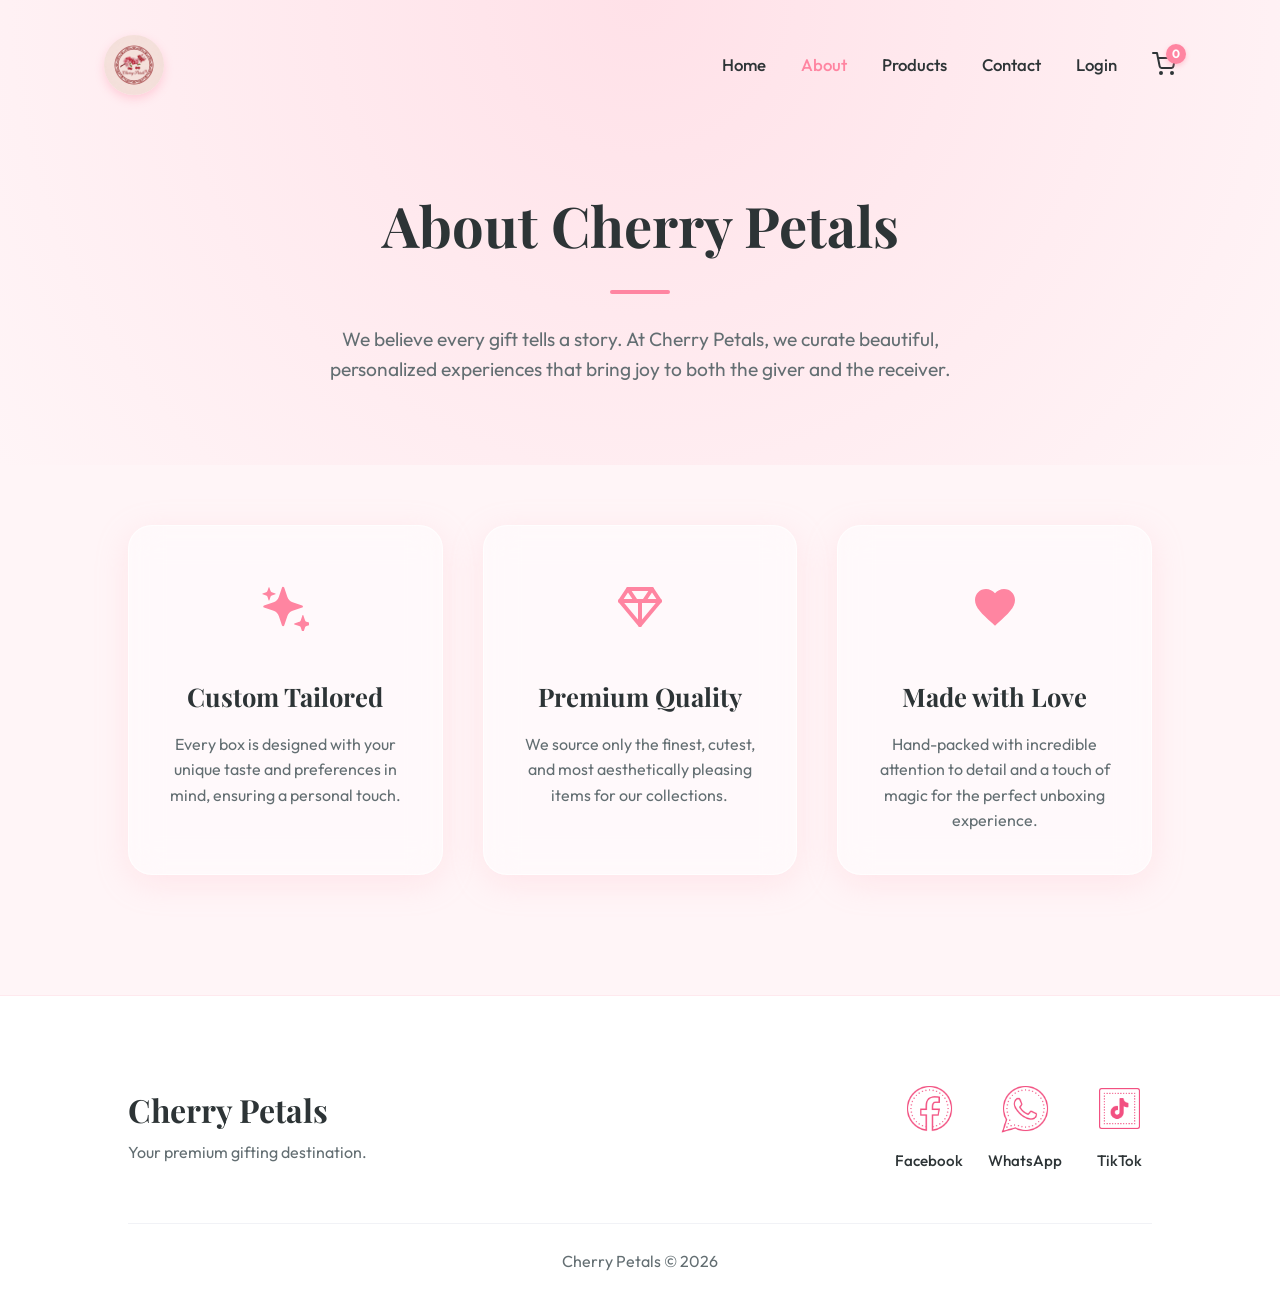
<file: about.html>
<!DOCTYPE html>
<html lang="en">
<head>
    <meta charset="UTF-8">
    <meta name="viewport" content="width=device-width, initial-scale=1.0">
    <title>About Us | Cherry Petals</title>
    <meta name="description" content="Learn about Cherry Petals and why we curate the most beautiful gift boxes.">
    <link rel="preconnect" href="https://fonts.googleapis.com">
    <link rel="preconnect" href="https://fonts.gstatic.com" crossorigin>
    <link href="https://fonts.googleapis.com/css2?family=Outfit:wght@300;400;500;600&family=Playfair+Display:ital,wght@0,500;0,700;1,500&display=swap" rel="stylesheet">
    <link rel="stylesheet" href="styles.css">
    <style>
        .page-header {
            padding: 180px 10% 80px;
            text-align: center;
            background: radial-gradient(circle at top, #ffe1e8, var(--color-bg));
        }
        .page-header h1 {
            font-size: 3.5rem;
            margin-bottom: 20px;
        }
    </style>
</head>
<body>
    <nav class="glass-nav">
        <a href="index.html" class="logo-link">
            <img src="images/logo.jpg" alt="Cherry Petals Logo" class="logo-img">
        </a>
        <ul class="nav-links">
            <li><a href="index.html">Home</a></li>
            <li><a href="about.html" class="active">About</a></li>
            <li><a href="products.html">Products</a></li>
            <li><a href="contact.html">Contact</a></li>
            <li><a href="login.html">Login</a></li>
            <li>
                <a href="cart.html" class="cart-link" id="cart-nav-link" aria-label="Cart">
                    <svg width="24" height="24" viewBox="0 0 24 24" fill="none" stroke="var(--color-text)" stroke-width="2" stroke-linecap="round" stroke-linejoin="round" class="cart-icon">
                        <circle cx="9" cy="21" r="1"></circle>
                        <circle cx="20" cy="21" r="1"></circle>
                        <path d="M1 1h4l2.68 13.39a2 2 0 0 0 2 1.61h9.72a2 2 0 0 0 2-1.61L23 6H6"></path>
                    </svg>
                    <span class="cart-badge" id="cart-count">0</span>
                </a>
            </li>
        </ul>
    </nav>

    <header class="page-header">
        <div class="fade-in">
            <h1>About Cherry Petals</h1>
            <div class="underline"></div>
            <p style="margin-top: 30px; font-size: 1.2rem; max-width: 700px; margin-left: auto; margin-right: auto;">We believe every gift tells a story. At Cherry Petals, we curate beautiful, personalized experiences that bring joy to both the giver and the receiver.</p>
        </div>
    </header>

    <section class="about section-padding" style="padding-top: 60px;">
        <div class="about-grid">
            <div class="about-card glass fade-in">
                <div class="icon">
                    <svg width="48" height="48" viewBox="0 0 24 24" fill="var(--color-primary-dark)" xmlns="http://www.w3.org/2000/svg">
                        <path d="M11.6,2.2l1.6,4.8c0.4,1.2,1.4,2.2,2.6,2.6l4.8,1.6c0.5,0.2,0.5,0.9,0,1.1l-4.8,1.6c-1.2,0.4-2.2,1.4-2.6,2.6l-1.6,4.8c-0.2,0.5-0.9,0.5-1.1,0l-1.6-4.8c-0.4-1.2-1.4-2.2-2.6-2.6l-4.8-1.6c-0.5-0.2-0.5-0.9,0-1.1l4.8-1.6c1.2-0.4,2.2-1.4,2.6-2.6l1.6-4.8C10.6,1.7,11.3,1.7,11.6,2.2z"/>
                        <path d="M21.2,16.2l0.8,2.4c0.1,0.4,0.4,0.7,0.8,0.8l2.4,0.8c0.2,0.1,0.2,0.4,0,0.5l-2.4,0.8c-0.4,0.1-0.7,0.4-0.8,0.8l-0.8,2.4c-0.1,0.2-0.4,0.2-0.5,0l-0.8-2.4c-0.1-0.4-0.4-0.7-0.8-0.8l-2.4-0.8c-0.2-0.1-0.2-0.4,0-0.5l2.4-0.8c0.4-0.1,0.7-0.4,0.8-0.8l0.8-2.4C20.8,16,21,16,21.2,16.2z"/>
                        <path d="M4.2,2.2l0.6,1.8c0.1,0.3,0.3,0.5,0.6,0.6l1.8,0.6c0.2,0.1,0.2,0.3,0,0.4L5.4,6.2C5.1,6.3,4.9,6.5,4.8,6.8L4.2,8.6C4.1,8.8,3.9,8.8,3.8,8.6L3.2,6.8C3.1,6.5,2.9,6.3,2.6,6.2L0.8,5.6C0.6,5.5,0.6,5.3,0.8,5.2l1.8-0.6c0.3-0.1,0.5-0.3,0.6-0.6l0.6-1.8C3.9,2.1,4.1,2.1,4.2,2.2z"/>
                    </svg>
                </div>
                <h3>Custom Tailored</h3>
                <p>Every box is designed with your unique taste and preferences in mind, ensuring a personal touch.</p>
            </div>
            <div class="about-card glass fade-in delay-1">
                <div class="icon">
                    <svg width="48" height="48" viewBox="0 0 24 24" fill="none" stroke="var(--color-primary-dark)" stroke-width="2" stroke-linecap="round" stroke-linejoin="round" xmlns="http://www.w3.org/2000/svg">
                        <path d="M6 3h12l4 6-10 12L2 9l4-6z"/>
                        <path d="M2 9h20"/>
                        <path d="M12 21V9"/>
                        <path d="M6 3l4 6"/>
                        <path d="M18 3l-4 6"/>
                    </svg>
                </div>
                <h3>Premium Quality</h3>
                <p>We source only the finest, cutest, and most aesthetically pleasing items for our collections.</p>
            </div>
            <div class="about-card glass fade-in delay-2">
                <div class="icon">
                    <svg width="48" height="48" viewBox="0 0 24 24" fill="var(--color-primary-dark)" xmlns="http://www.w3.org/2000/svg">
                        <path d="M12 21.35l-1.45-1.32C5.4 15.36 2 12.28 2 8.5 2 5.42 4.42 3 7.5 3c1.74 0 3.41.81 4.5 2.09C13.09 3.81 14.76 3 16.5 3 19.58 3 22 5.42 22 8.5c0 3.78-3.4 6.86-8.55 11.54L12 21.35z"/>
                    </svg>
                </div>
                <h3>Made with Love</h3>
                <p>Hand-packed with incredible attention to detail and a touch of magic for the perfect unboxing experience.</p>
            </div>
        </div>
    </section>

    <footer class="footer">
        <div class="footer-content">
            <div class="footer-brand">
                <h2>Cherry Petals</h2>
                <p>Your premium gifting destination.</p>
            </div>
            <div class="social-links">
                <a href="https://www.facebook.com/share/1LGD14v7tM/?mibextid=wwXIfr" target="_blank" class="social-link-btn" aria-label="Facebook">
                    <img src="images/Facebook_icon.png" class="social-icon" alt="Facebook">
                    <span class="social-name">Facebook</span>
                </a>
                <a href="https://wa.me/message/VE3ZSJIRPRCED1" target="_blank" class="social-link-btn" aria-label="WhatsApp">
                    <img src="images/whatsapp_icon.png" class="social-icon" alt="WhatsApp">
                    <span class="social-name">WhatsApp</span>
                </a>
                <a href="https://www.tiktok.com/@cherrypetals.lk?_r=1&_d=eg89a3f0jg91gm&sec_uid=MS4wLjABAAAACxtYW-KMU2tDMF90jdB__lsEaH--p1K-cIGL5XS49ApT7owlwa-7-KqRl5Gn8ZcJ&share_author_id=7610807435310695444&sharer_language=en&source=h5_m&u_code=db12d05f31i88l&item_author_type=2&utm_source=copy&tt_from=copy&enable_checksum=1&utm_medium=ios&share_link_id=8C6FF704-BF75-47BC-959C-82381703C71C&user_id=6794592670955717637&sec_user_id=MS4wLjABAAAAMgBlQ-HchUgLqjPi6_clXM1JOXq6gWkn93S_bmZo5ovNsRGbRbEDdUxbeBIaihMK&social_share_type=5&ug_btm=b2878,b5836&utm_campaign=client_share&share_app_id=1233." target="_blank" class="social-link-btn" aria-label="TikTok">
                    <img src="images/tiktok_icon.png" class="social-icon" alt="TikTok">
                    <span class="social-name">TikTok</span>
                </a>
            </div>
        </div>
        <div class="footer-bottom">
            <p>Cherry Petals &copy; 2026</p>
        </div>
    </footer>

    <script src="script.js"></script>
</body>
</html>
</file>
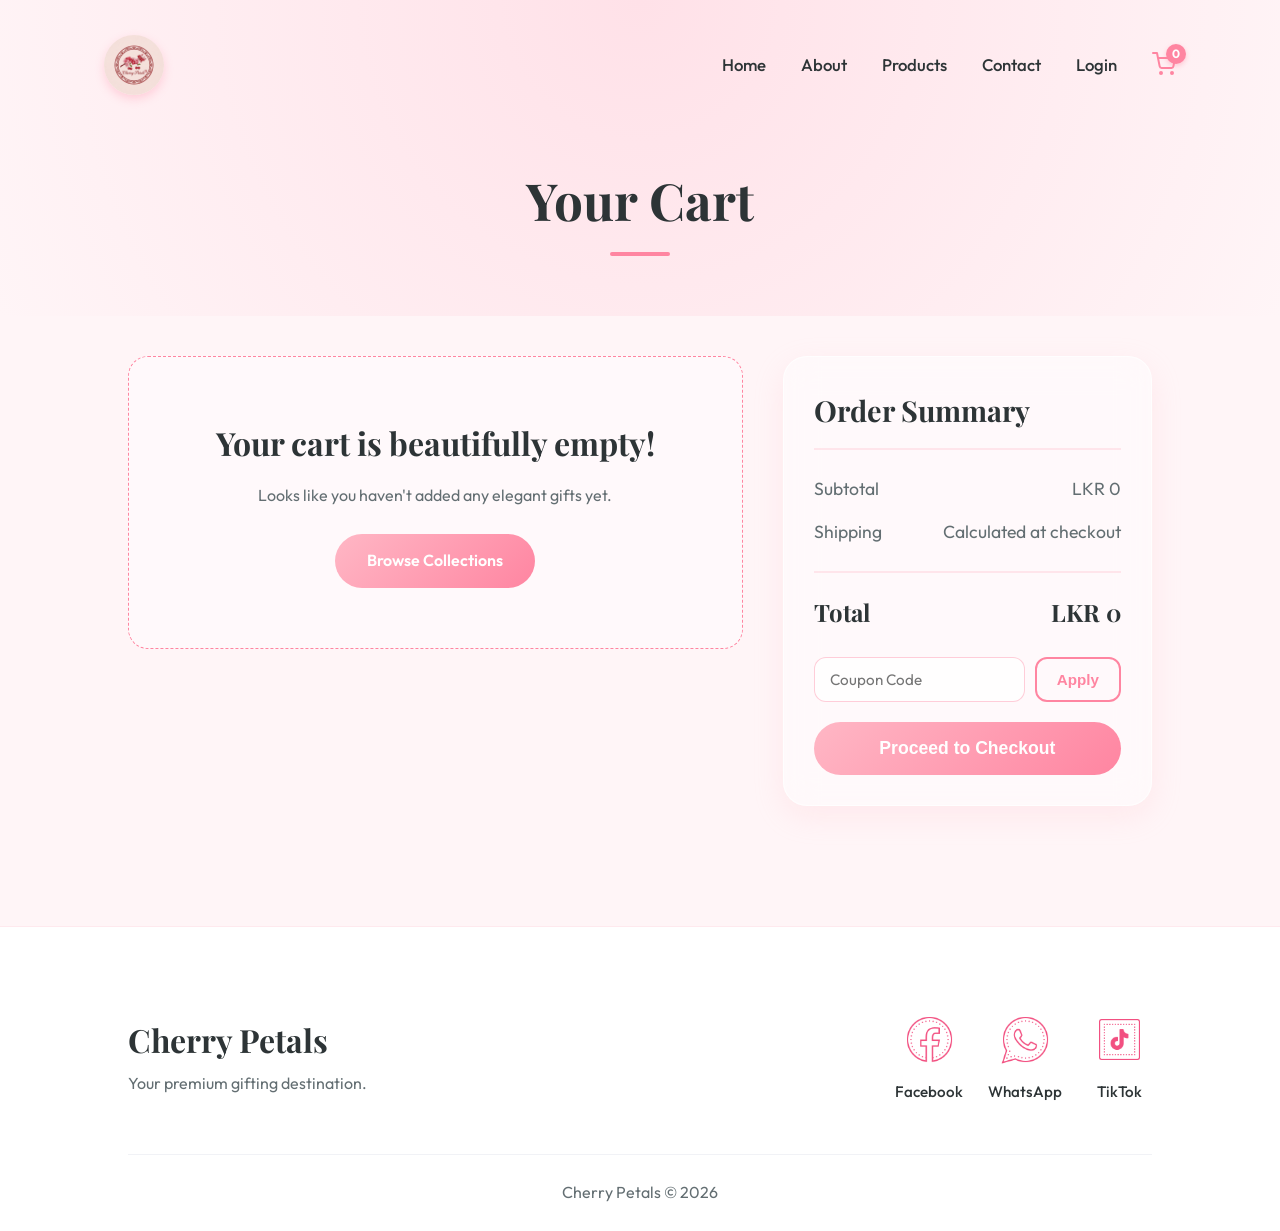
<file: cart.html>
<!DOCTYPE html>
<html lang="en">

<head>
    <meta charset="UTF-8">
    <meta name="viewport" content="width=device-width, initial-scale=1.0">
    <title>Shopping Cart | Cherry Petals</title>
    <meta name="description" content="View your cart and checkout at Cherry Petals.">
    <link rel="preconnect" href="https://fonts.googleapis.com">
    <link rel="preconnect" href="https://fonts.gstatic.com" crossorigin>
    <link
        href="https://fonts.googleapis.com/css2?family=Outfit:wght@300;400;500;600&family=Playfair+Display:ital,wght@0,500;0,700;1,500&display=swap"
        rel="stylesheet">
    <link rel="stylesheet" href="styles.css">
    <style>
        .page-header {
            padding: 160px 10% 60px;
            text-align: center;
            background: radial-gradient(circle at top, #ffe1e8, var(--color-bg));
        }

        .page-header h1 {
            font-size: 3.2rem;
            margin-bottom: 10px;
        }
        
        /* Cart Page Specific Styles */
        .cart-wrapper {
            display: flex;
            flex-direction: column;
            gap: 40px;
            max-width: 1200px;
            margin: 0 auto;
        }
        
        @media (min-width: 900px) {
            .cart-wrapper {
                flex-direction: row;
                align-items: flex-start;
            }
        }

        .cart-items-section {
            flex: 2;
            display: flex;
            flex-direction: column;
            gap: 20px;
        }

        .cart-item {
            display: flex;
            align-items: center;
            padding: 20px;
            gap: 20px;
            background: var(--glass-bg);
            backdrop-filter: blur(16px);
            border: 1px solid var(--glass-border);
            border-radius: 20px;
            transition: transform 0.3s ease;
        }
        
        .cart-item:hover {
            transform: translateY(-3px);
            box-shadow: 0 10px 25px rgba(255, 183, 197, 0.3);
        }

        .cart-item-image {
            width: 100px;
            height: 100px;
            border-radius: 12px;
            object-fit: cover;
            box-shadow: 0 5px 15px rgba(0,0,0,0.05);
        }

        .cart-item-details {
            flex: 1;
        }

        .cart-item-title {
            font-family: var(--font-heading);
            font-size: 1.4rem;
            margin-bottom: 5px;
            color: var(--color-text);
        }

        .cart-item-price {
            font-weight: 600;
            color: var(--color-primary-dark);
            font-size: 1.1rem;
        }

        .cart-item-actions {
            display: flex;
            align-items: center;
            gap: 15px;
        }

        .quantity-control {
            display: flex;
            align-items: center;
            gap: 15px;
            background: rgba(255, 255, 255, 0.6);
            padding: 5px 15px;
            border-radius: 30px;
            border: 1px solid rgba(255, 183, 197, 0.3);
        }

        .quantity-btn {
            background: none;
            border: none;
            font-size: 1.2rem;
            cursor: pointer;
            color: var(--color-text);
            transition: color 0.2s ease;
            width: 24px;
            height: 24px;
            display: flex;
            align-items: center;
            justify-content: center;
        }
        
        .quantity-btn:hover {
            color: var(--color-primary-dark);
        }

        .quantity-value {
            font-weight: 600;
            min-width: 20px;
            text-align: center;
        }

        .remove-btn {
            background: none;
            border: none;
            color: #ff6b6b;
            cursor: pointer;
            padding: 8px;
            border-radius: 50%;
            transition: all 0.2s ease;
            display: flex;
            align-items: center;
            justify-content: center;
        }

        .remove-btn:hover {
            background: rgba(255, 107, 107, 0.1);
            transform: scale(1.1);
        }

        .cart-summary {
            flex: 1;
            padding: 30px;
            background: var(--glass-bg);
            backdrop-filter: blur(16px);
            border: 1px solid var(--glass-border);
            border-radius: 24px;
            box-shadow: 0 10px 30px rgba(255, 183, 197, 0.2);
            position: sticky;
            top: 120px;
        }

        .cart-summary h2 {
            font-size: 1.8rem;
            margin-bottom: 25px;
            border-bottom: 2px solid rgba(255, 183, 197, 0.3);
            padding-bottom: 15px;
        }

        .summary-row {
            display: flex;
            justify-content: space-between;
            margin-bottom: 15px;
            font-size: 1.1rem;
            color: var(--color-text-light);
        }
        
        .summary-total {
            display: flex;
            justify-content: space-between;
            margin: 25px 0;
            font-size: 1.5rem;
            font-weight: 700;
            color: var(--color-text);
            font-family: var(--font-heading);
            border-top: 2px solid rgba(255, 183, 197, 0.3);
            padding-top: 20px;
        }

        .checkout-btn {
            width: 100%;
            text-align: center;
            font-size: 1.1rem;
            padding: 16px;
        }
        
        .empty-cart-message {
            text-align: center;
            padding: 60px 20px;
            background: var(--glass-bg);
            border-radius: 20px;
            border: 1px dashed var(--color-primary-dark);
        }
        
        .empty-cart-message h3 {
            font-size: 2rem;
            margin-bottom: 15px;
        }

        .coupon-section {
            display: flex;
            gap: 10px;
            margin-bottom: 10px;
        }

        .coupon-input {
            flex: 1;
            padding: 12px 15px;
            border: 1px solid rgba(255, 133, 161, 0.4);
            border-radius: 12px;
            font-family: var(--font-body);
            font-size: 0.95rem;
            background: rgba(255, 255, 255, 0.7);
            transition: all 0.3s ease;
            width: 100%;
        }

        .coupon-input:focus {
            outline: none;
            border-color: var(--color-primary-dark);
            box-shadow: 0 0 0 3px rgba(255, 133, 161, 0.2);
        }

        .coupon-btn {
            padding: 10px 20px;
            font-size: 0.95rem;
            border-radius: 12px;
        }
        
        .coupon-message {
            font-size: 0.9rem;
            margin-bottom: 20px;
            text-align: center;
            font-weight: 500;
        }
        
        .coupon-message.success {
            color: #27ae60;
        }
        
        .coupon-message.error {
            color: #ff6b6b;
        }
        
        @media (max-width: 600px) {
            .cart-item {
                flex-direction: column;
                text-align: center;
                position: relative;
            }
            .cart-item-actions {
                width: 100%;
                justify-content: center;
                margin-top: 10px;
            }
            .remove-btn {
                position: absolute;
                top: 15px;
                right: 15px;
            }
        }
    </style>
</head>

<body>
    <nav class="glass-nav">
        <a href="index.html" class="logo-link">
            <img src="images/logo.jpg" alt="Cherry Petals Logo" class="logo-img">
        </a>
        <ul class="nav-links">
            <li><a href="index.html">Home</a></li>
            <li><a href="about.html">About</a></li>
            <li><a href="products.html">Products</a></li>
            <li><a href="contact.html">Contact</a></li>
            <li><a href="login.html">Login</a></li>
            <li>
                <a href="cart.html" class="cart-link active" id="cart-nav-link" aria-label="Cart">
                    <svg width="24" height="24" viewBox="0 0 24 24" fill="none" stroke="var(--color-primary-dark)" stroke-width="2" stroke-linecap="round" stroke-linejoin="round" class="cart-icon">
                        <circle cx="9" cy="21" r="1"></circle>
                        <circle cx="20" cy="21" r="1"></circle>
                        <path d="M1 1h4l2.68 13.39a2 2 0 0 0 2 1.61h9.72a2 2 0 0 0 2-1.61L23 6H6"></path>
                    </svg>
                    <span class="cart-badge" id="cart-count">0</span>
                </a>
            </li>
        </ul>
    </nav>

    <header class="page-header">
        <div class="fade-in">
            <h1>Your Cart</h1>
            <div class="underline"></div>
        </div>
    </header>

    <section class="section-padding" style="padding-top: 40px; min-height: 50vh;">
        <div class="cart-wrapper fade-in delay-1">
            <div class="cart-items-section" id="cart-items-container">
                <!-- Cart items will be injected here by JS -->
            </div>
            
            <div class="cart-summary">
                <h2>Order Summary</h2>
                <div class="summary-row">
                    <span>Subtotal</span>
                    <span id="summary-subtotal">LKR 0</span>
                </div>
                <div class="summary-row">
                    <span>Shipping</span>
                    <span>Calculated at checkout</span>
                </div>
                <div class="summary-row" id="discount-row" style="display: none; color: #ff6b6b;">
                    <span>Discount</span>
                    <span id="summary-discount">-LKR 0</span>
                </div>
                <div class="summary-total">
                    <span>Total</span>
                    <span id="summary-total">LKR 0</span>
                </div>
                
                <div class="coupon-section">
                    <input type="text" id="coupon-code" class="coupon-input" placeholder="Coupon Code">
                    <button class="btn-outline coupon-btn" onclick="applyCoupon()">Apply</button>
                </div>
                <div id="coupon-message" class="coupon-message"></div>

                <button class="btn-primary checkout-btn" onclick="checkout()">Proceed to Checkout</button>
            </div>
        </div>
    </section>

    <footer class="footer">
        <div class="footer-content">
            <div class="footer-brand">
                <h2>Cherry Petals</h2>
                <p>Your premium gifting destination.</p>
            </div>
            <div class="social-links">
                <a href="https://www.facebook.com/share/1LGD14v7tM/?mibextid=wwXIfr" target="_blank"
                    class="social-link-btn" aria-label="Facebook">
                    <img src="images/Facebook_icon.png" class="social-icon" alt="Facebook">
                    <span class="social-name">Facebook</span>
                </a>
                <a href="https://wa.me/message/VE3ZSJIRPRCED1" target="_blank" class="social-link-btn"
                    aria-label="WhatsApp">
                    <img src="images/whatsapp_icon.png" class="social-icon" alt="WhatsApp">
                    <span class="social-name">WhatsApp</span>
                </a>
                <a href="https://www.tiktok.com/@cherrypetals.lk?_r=1&_d=eg89a3f0jg91gm&sec_uid=MS4wLjABAAAACxtYW-KMU2tDMF90jdB__lsEaH--p1K-cIGL5XS49ApT7owlwa-7-KqRl5Gn8ZcJ&share_author_id=7610807435310695444&sharer_language=en&source=h5_m&u_code=db12d05f31i88l&item_author_type=2&utm_source=copy&tt_from=copy&enable_checksum=1&utm_medium=ios&share_link_id=8C6FF704-BF75-47BC-959C-82381703C71C&user_id=6794592670955717637&sec_user_id=MS4wLjABAAAAMgBlQ-HchUgLqjPi6_clXM1JOXq6gWkn93S_bmZo5ovNsRGbRbEDdUxbeBIaihMK&social_share_type=5&ug_btm=b2878,b5836&utm_campaign=client_share&share_app_id=1233."
                    target="_blank" class="social-link-btn" aria-label="TikTok">
                    <img src="images/tiktok_icon.png" class="social-icon" alt="TikTok">
                    <span class="social-name">TikTok</span>
                </a>
            </div>
        </div>
        <div class="footer-bottom">
            <p>Cherry Petals &copy; 2026</p>
        </div>
    </footer>

    <script src="script.js"></script>
</body>

</html>
</file>
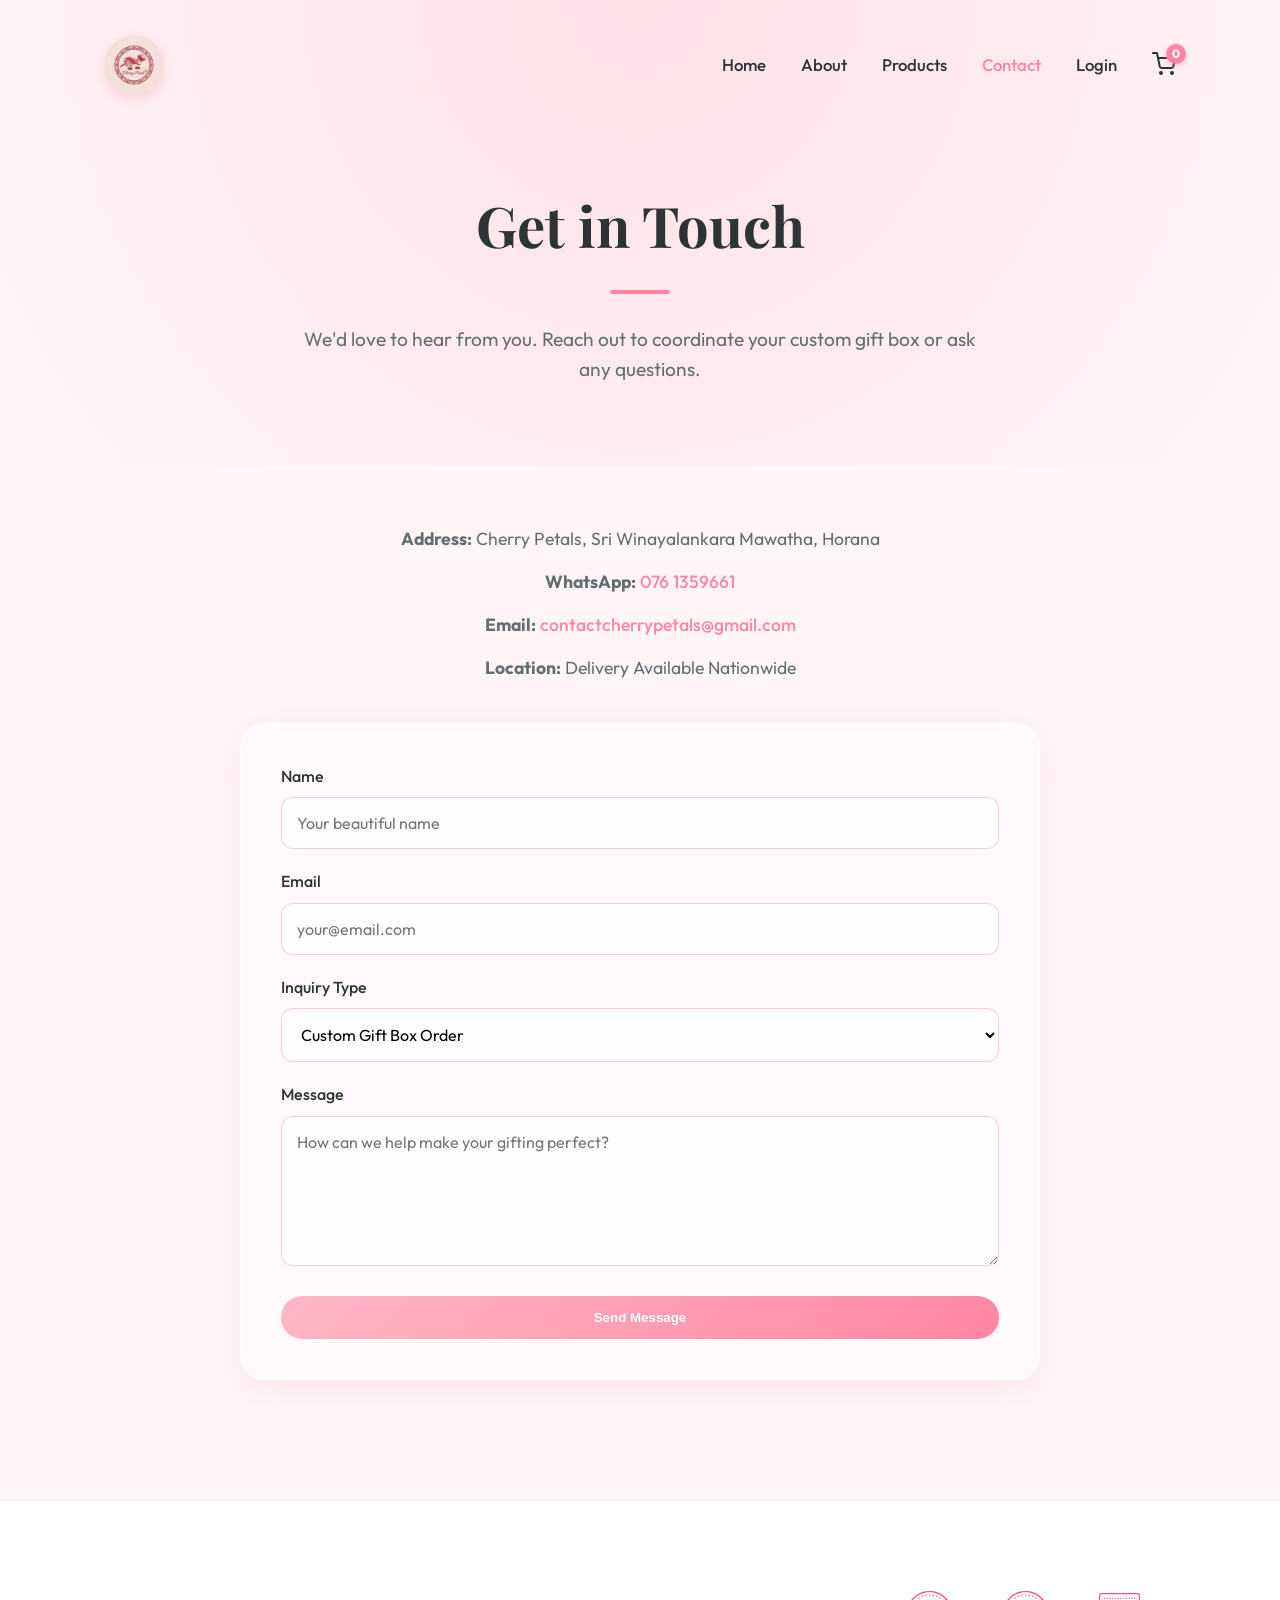
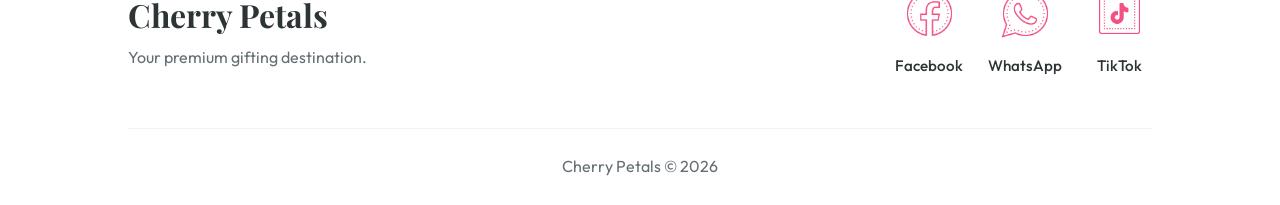
<file: contact.html>
<!DOCTYPE html>
<html lang="en">

<head>
    <meta charset="UTF-8">
    <meta name="viewport" content="width=device-width, initial-scale=1.0">
    <title>Contact Us | Cherry Petals</title>
    <meta name="description" content="Get in touch with Cherry Petals to order your customized gift boxes.">
    <link rel="preconnect" href="https://fonts.googleapis.com">
    <link rel="preconnect" href="https://fonts.gstatic.com" crossorigin>
    <link
        href="https://fonts.googleapis.com/css2?family=Outfit:wght@300;400;500;600&family=Playfair+Display:ital,wght@0,500;0,700;1,500&display=swap"
        rel="stylesheet">
    <link rel="stylesheet" href="styles.css">
    <style>
        .page-header {
            padding: 180px 10% 80px;
            text-align: center;
            background: radial-gradient(circle at top, #ffe1e8, var(--color-bg));
        }

        .page-header h1 {
            font-size: 3.5rem;
            margin-bottom: 20px;
        }

        .contact-container {
            max-width: 800px;
            margin: 0 auto;
        }

        .contact-form {
            display: flex;
            flex-direction: column;
            gap: 20px;
            padding: 40px;
        }

        .form-group {
            display: flex;
            flex-direction: column;
            text-align: left;
            gap: 8px;
        }

        .form-group label {
            font-weight: 500;
            color: var(--color-text);
        }

        .form-control {
            padding: 15px;
            border: 1px solid rgba(255, 133, 161, 0.4);
            border-radius: 12px;
            font-family: var(--font-body);
            font-size: 1rem;
            background: rgba(255, 255, 255, 0.7);
            transition: all 0.3s ease;
        }

        .form-control:focus {
            outline: none;
            border-color: var(--color-primary-dark);
            box-shadow: 0 0 0 3px rgba(255, 133, 161, 0.2);
        }

        textarea.form-control {
            resize: vertical;
            min-height: 150px;
        }

        .contact-info {
            text-align: center;
            margin-bottom: 40px;
        }

        .contact-info p {
            font-size: 1.1rem;
            margin-bottom: 15px;
        }
    </style>
</head>

<body>
    <nav class="glass-nav">
        <a href="index.html" class="logo-link">
            <img src="images/logo.jpg" alt="Cherry Petals Logo" class="logo-img">
        </a>
        <ul class="nav-links">
            <li><a href="index.html">Home</a></li>
            <li><a href="about.html">About</a></li>
            <li><a href="products.html">Products</a></li>
            <li><a href="contact.html" class="active">Contact</a></li>
            <li><a href="login.html">Login</a></li>
            <li>
                <a href="cart.html" class="cart-link" id="cart-nav-link" aria-label="Cart">
                    <svg width="24" height="24" viewBox="0 0 24 24" fill="none" stroke="var(--color-text)" stroke-width="2" stroke-linecap="round" stroke-linejoin="round" class="cart-icon">
                        <circle cx="9" cy="21" r="1"></circle>
                        <circle cx="20" cy="21" r="1"></circle>
                        <path d="M1 1h4l2.68 13.39a2 2 0 0 0 2 1.61h9.72a2 2 0 0 0 2-1.61L23 6H6"></path>
                    </svg>
                    <span class="cart-badge" id="cart-count">0</span>
                </a>
            </li>
        </ul>
    </nav>

    <header class="page-header">
        <div class="fade-in">
            <h1>Get in Touch</h1>
            <div class="underline"></div>
            <p style="margin-top: 30px; font-size: 1.2rem; max-width: 700px; margin-left: auto; margin-right: auto;">
                We'd love to hear from you. Reach out to coordinate your custom gift box or ask any questions.</p>
        </div>
    </header>

    <section class="section-padding" style="padding-top: 60px;">
        <div class="contact-container">
            <div class="contact-info fade-in">
                <p><strong>Address:</strong> Cherry Petals, Sri Winayalankara Mawatha, Horana</p>
                <p><strong>WhatsApp:</strong> <a href="https://wa.me/94761359661" target="_blank"
                        style="color: var(--color-primary-dark); text-decoration: none; font-weight: 500;">076
                        1359661</a></p>
                <p><strong>Email:</strong> <a href="https://mail.google.com/mail/?view=cm&fs=1&to=contactcherrypetals@gmail.com" target="_blank"
                        style="color: var(--color-primary-dark); text-decoration: none; font-weight: 500;">contactcherrypetals@gmail.com</a></p>
                <p><strong>Location:</strong> Delivery Available Nationwide</p>
            </div>

            <form class="contact-form glass fade-in delay-1"
                onsubmit="event.preventDefault(); alert('Thank you for reaching out! We will get back to you soon.');">
                <div class="form-group">
                    <label for="name">Name</label>
                    <input type="text" id="name" class="form-control" placeholder="Your beautiful name" required>
                </div>
                <div class="form-group">
                    <label for="email">Email</label>
                    <input type="email" id="email" class="form-control" placeholder="your@email.com" required>
                </div>
                <div class="form-group">
                    <label for="subject">Inquiry Type</label>
                    <select id="subject" class="form-control">
                        <option>Custom Gift Box Order</option>
                        <option>Product Question</option>
                        <option>Partnership/Wholesale</option>
                        <option>Other</option>
                    </select>
                </div>
                <div class="form-group">
                    <label for="message">Message</label>
                    <textarea id="message" class="form-control" placeholder="How can we help make your gifting perfect?"
                        required></textarea>
                </div>
                <button type="submit" class="btn-primary" style="margin-top: 10px;">Send Message</button>
            </form>
        </div>
    </section>

    <footer class="footer">
        <div class="footer-content">
            <div class="footer-brand">
                <h2>Cherry Petals</h2>
                <p>Your premium gifting destination.</p>
            </div>
            <div class="social-links">
                <a href="https://www.facebook.com/share/1LGD14v7tM/?mibextid=wwXIfr" target="_blank"
                    class="social-link-btn" aria-label="Facebook">
                    <img src="images/Facebook_icon.png" class="social-icon" alt="Facebook">
                    <span class="social-name">Facebook</span>
                </a>
                <a href="https://wa.me/message/VE3ZSJIRPRCED1" target="_blank" class="social-link-btn"
                    aria-label="WhatsApp">
                    <img src="images/whatsapp_icon.png" class="social-icon" alt="WhatsApp">
                    <span class="social-name">WhatsApp</span>
                </a>
                <a href="https://www.tiktok.com/@cherrypetals.lk?_r=1&_d=eg89a3f0jg91gm&sec_uid=MS4wLjABAAAACxtYW-KMU2tDMF90jdB__lsEaH--p1K-cIGL5XS49ApT7owlwa-7-KqRl5Gn8ZcJ&share_author_id=7610807435310695444&sharer_language=en&source=h5_m&u_code=db12d05f31i88l&item_author_type=2&utm_source=copy&tt_from=copy&enable_checksum=1&utm_medium=ios&share_link_id=8C6FF704-BF75-47BC-959C-82381703C71C&user_id=6794592670955717637&sec_user_id=MS4wLjABAAAAMgBlQ-HchUgLqjPi6_clXM1JOXq6gWkn93S_bmZo5ovNsRGbRbEDdUxbeBIaihMK&social_share_type=5&ug_btm=b2878,b5836&utm_campaign=client_share&share_app_id=1233."
                    target="_blank" class="social-link-btn" aria-label="TikTok">
                    <img src="images/tiktok_icon.png" class="social-icon" alt="TikTok">
                    <span class="social-name">TikTok</span>
                </a>
            </div>
        </div>
        <div class="footer-bottom">
            <p>Cherry Petals &copy; 2026</p>
        </div>
    </footer>

    <script src="script.js"></script>
</body>

</html>
</file>
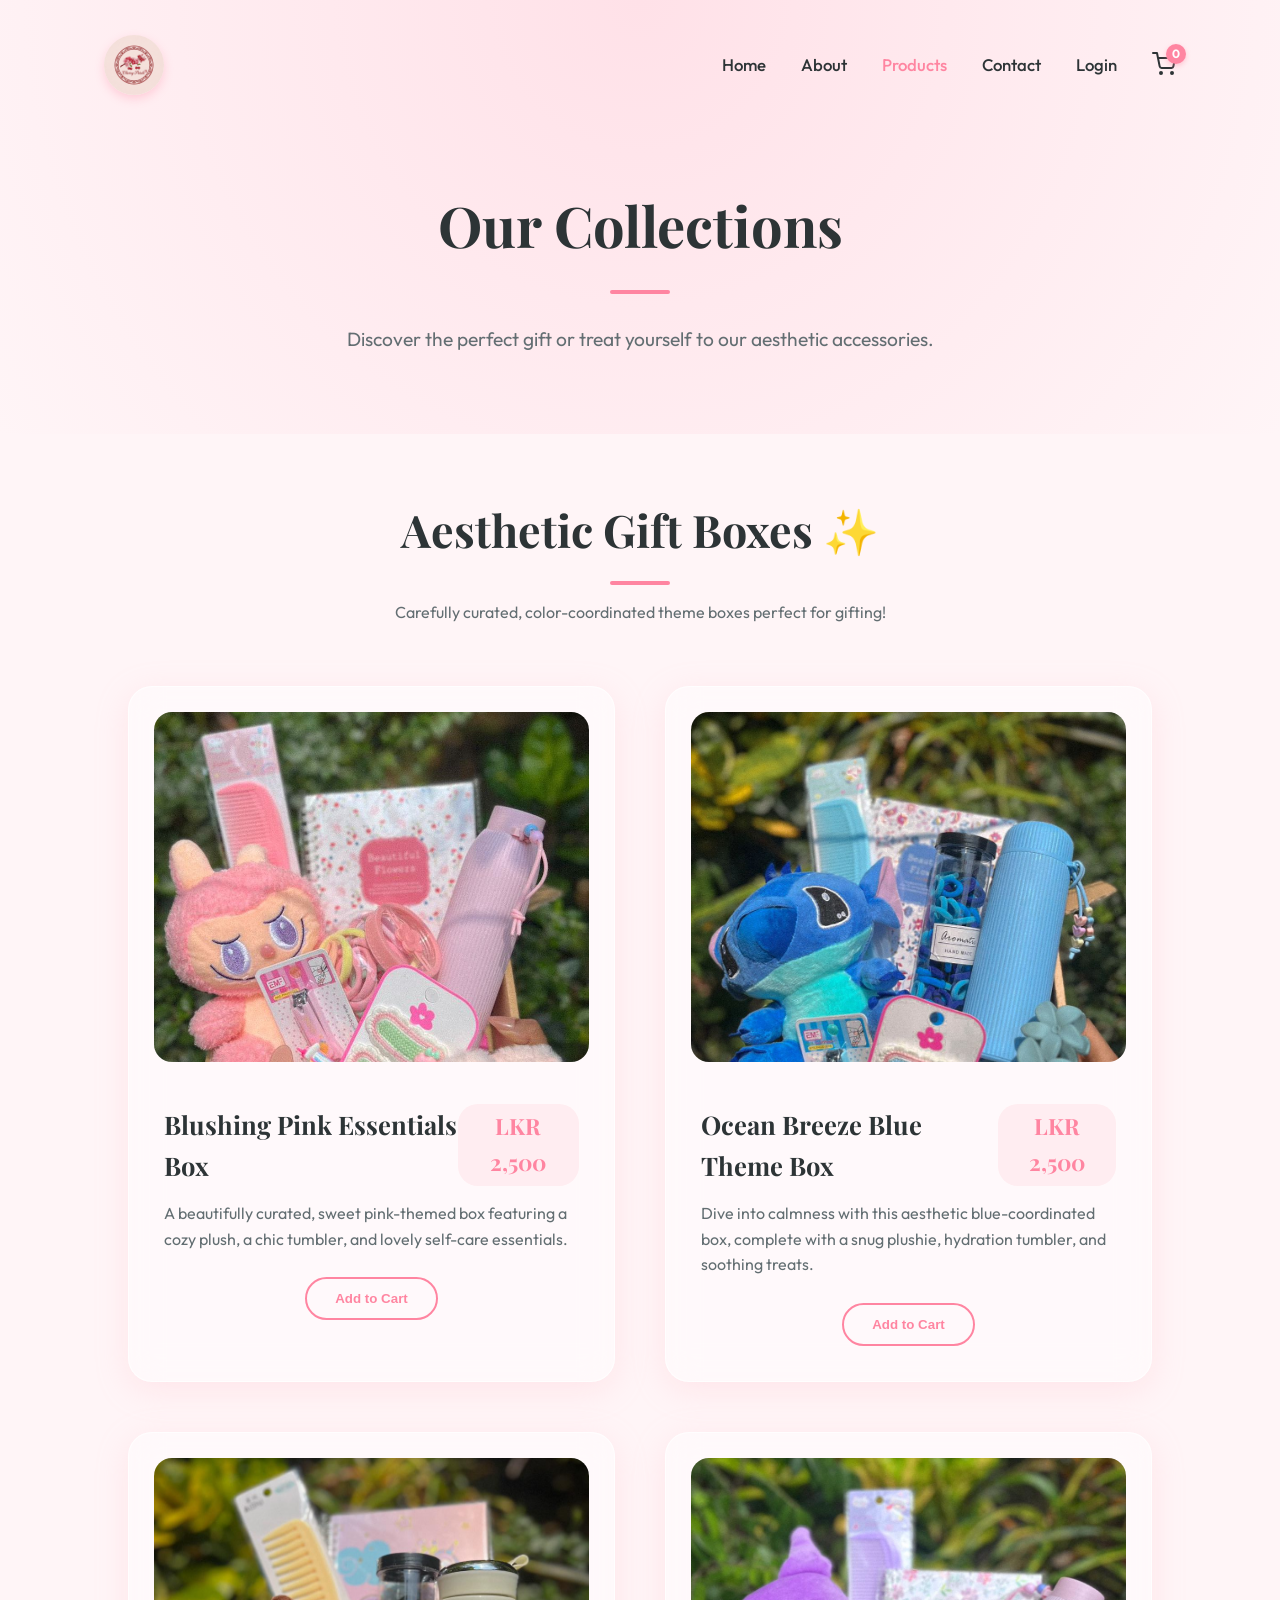
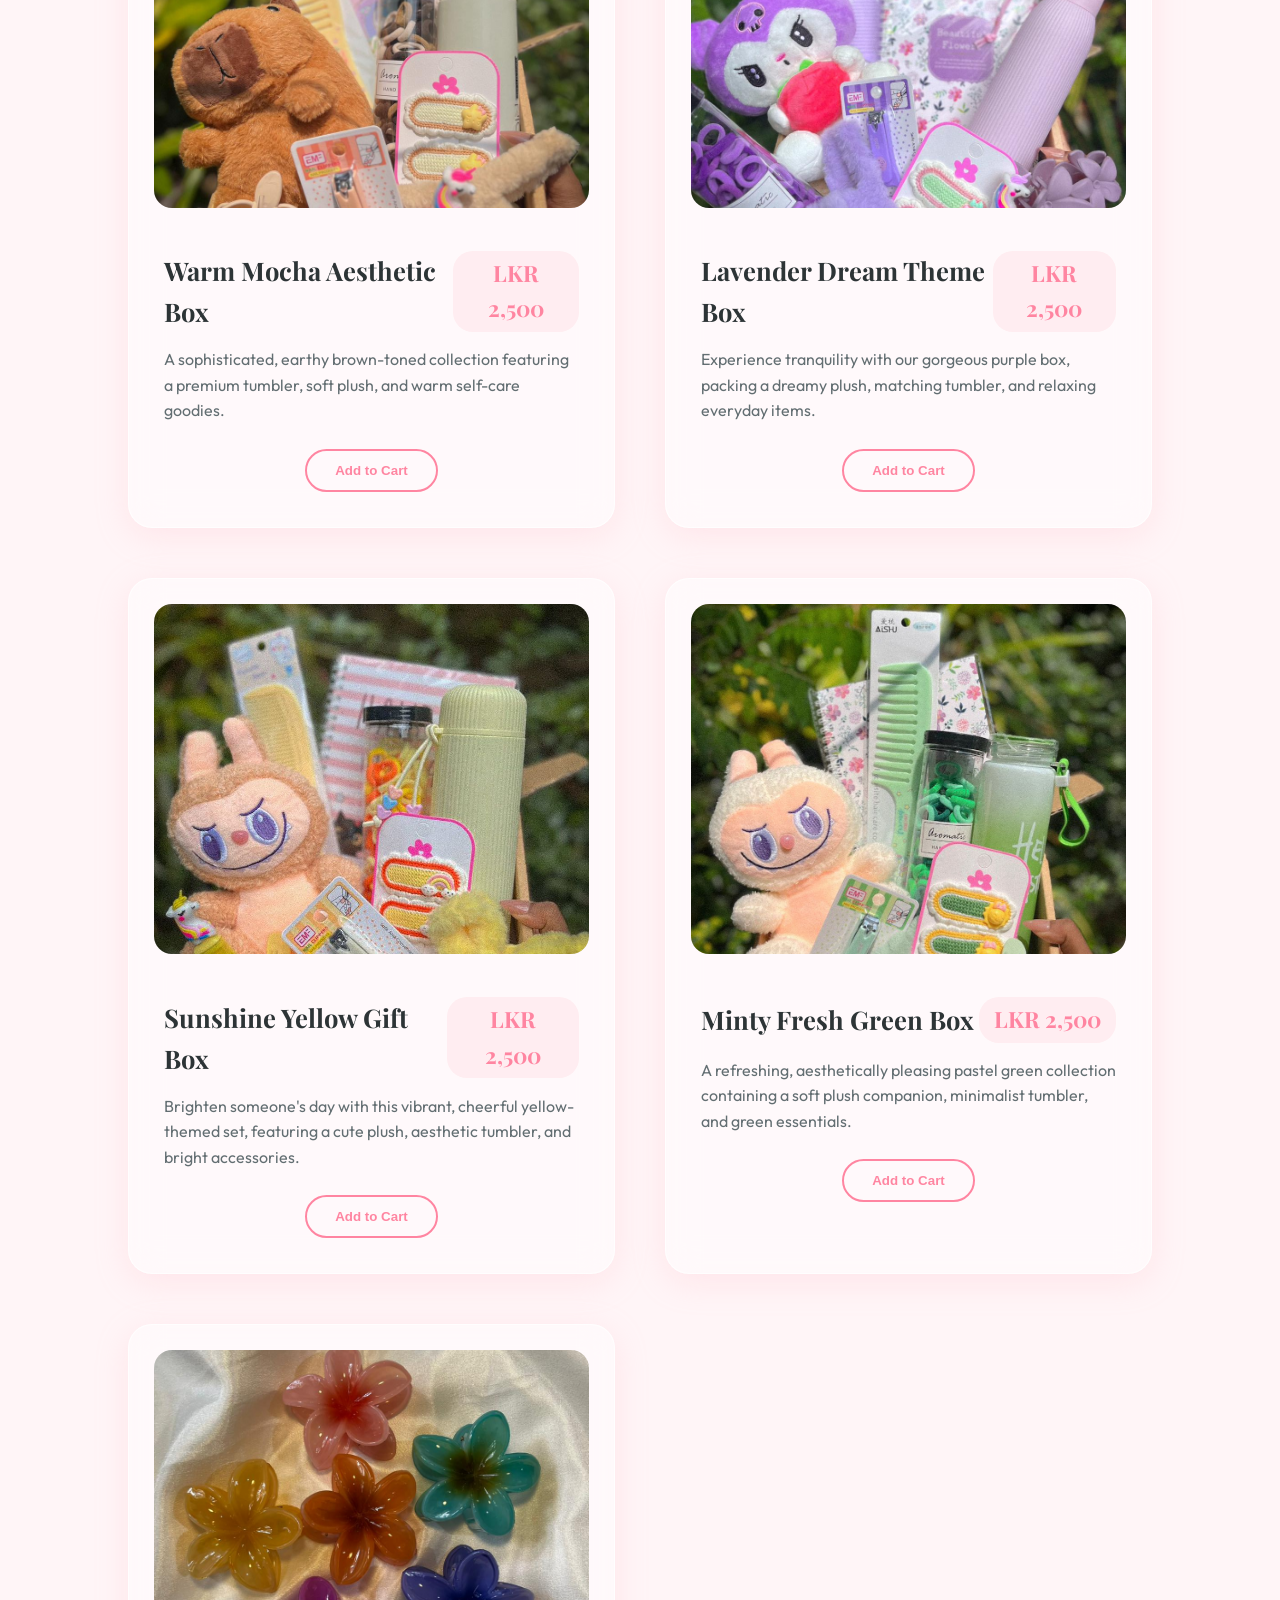
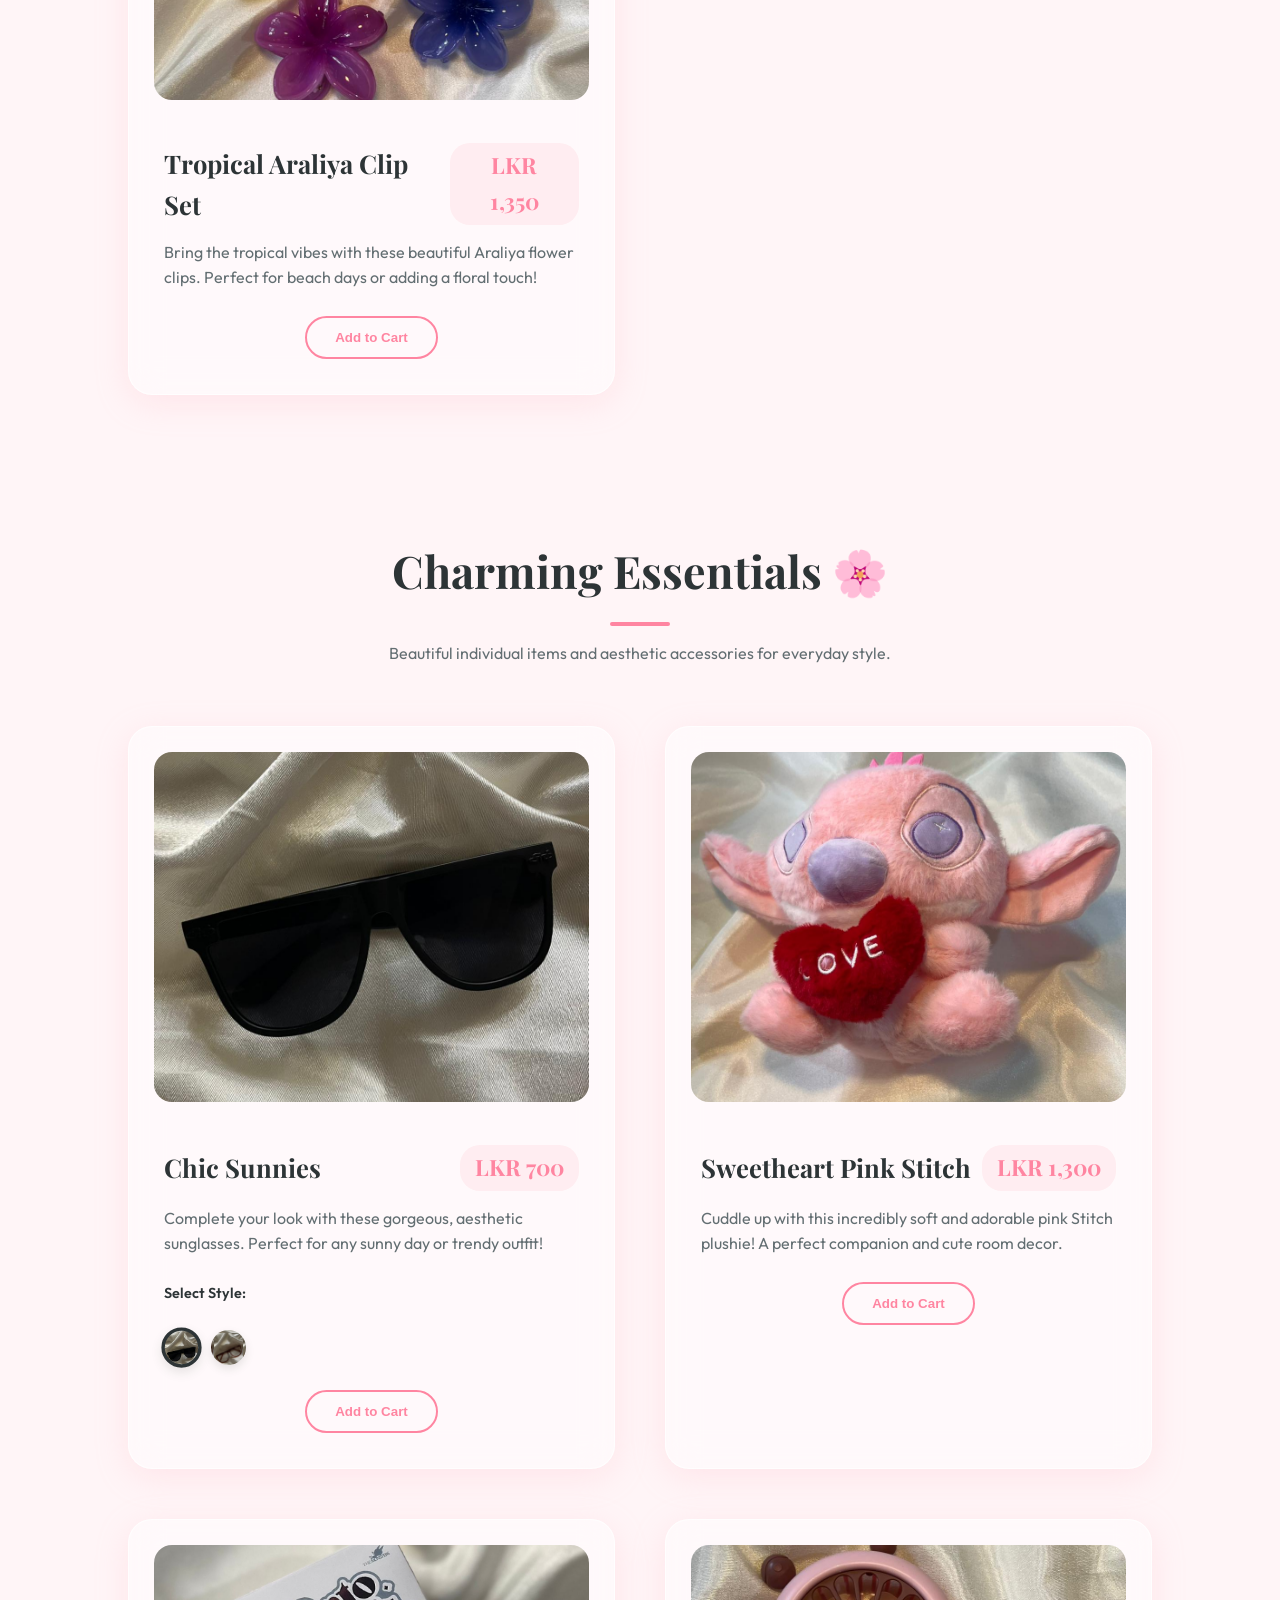
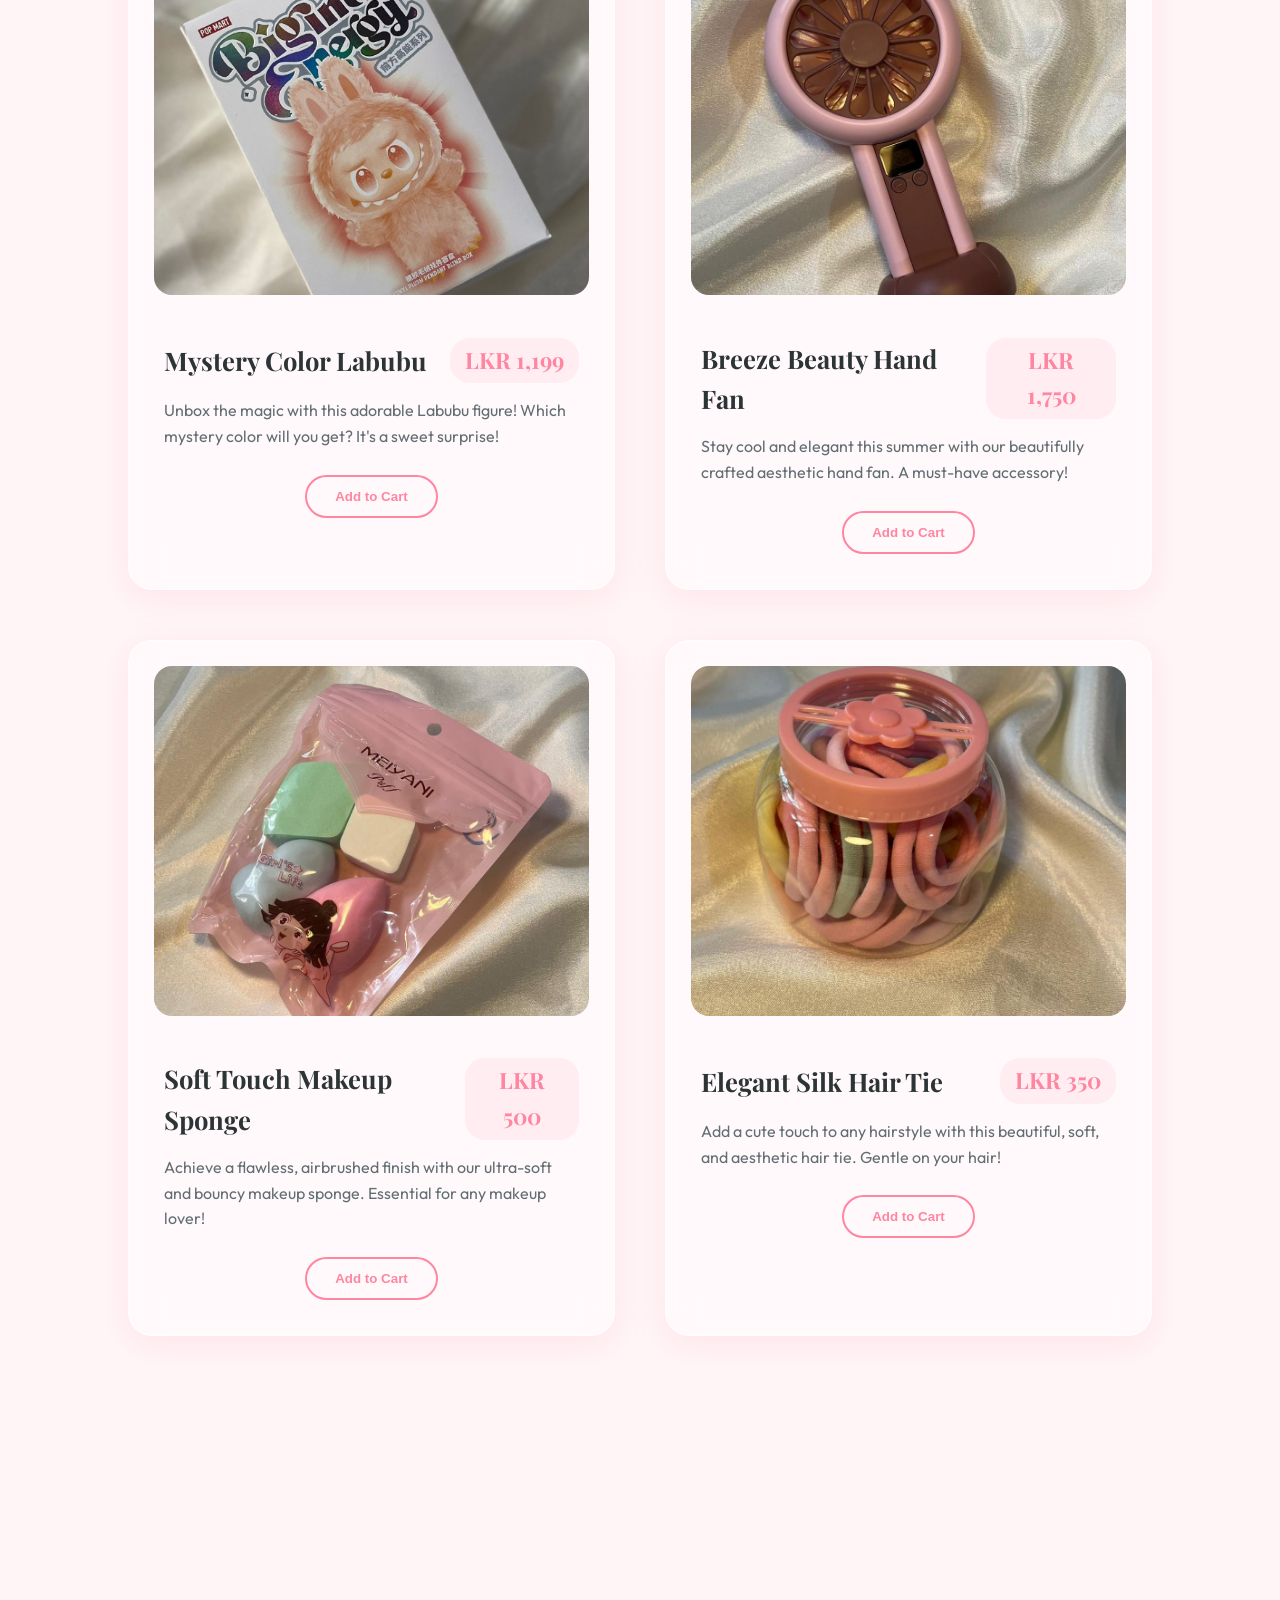
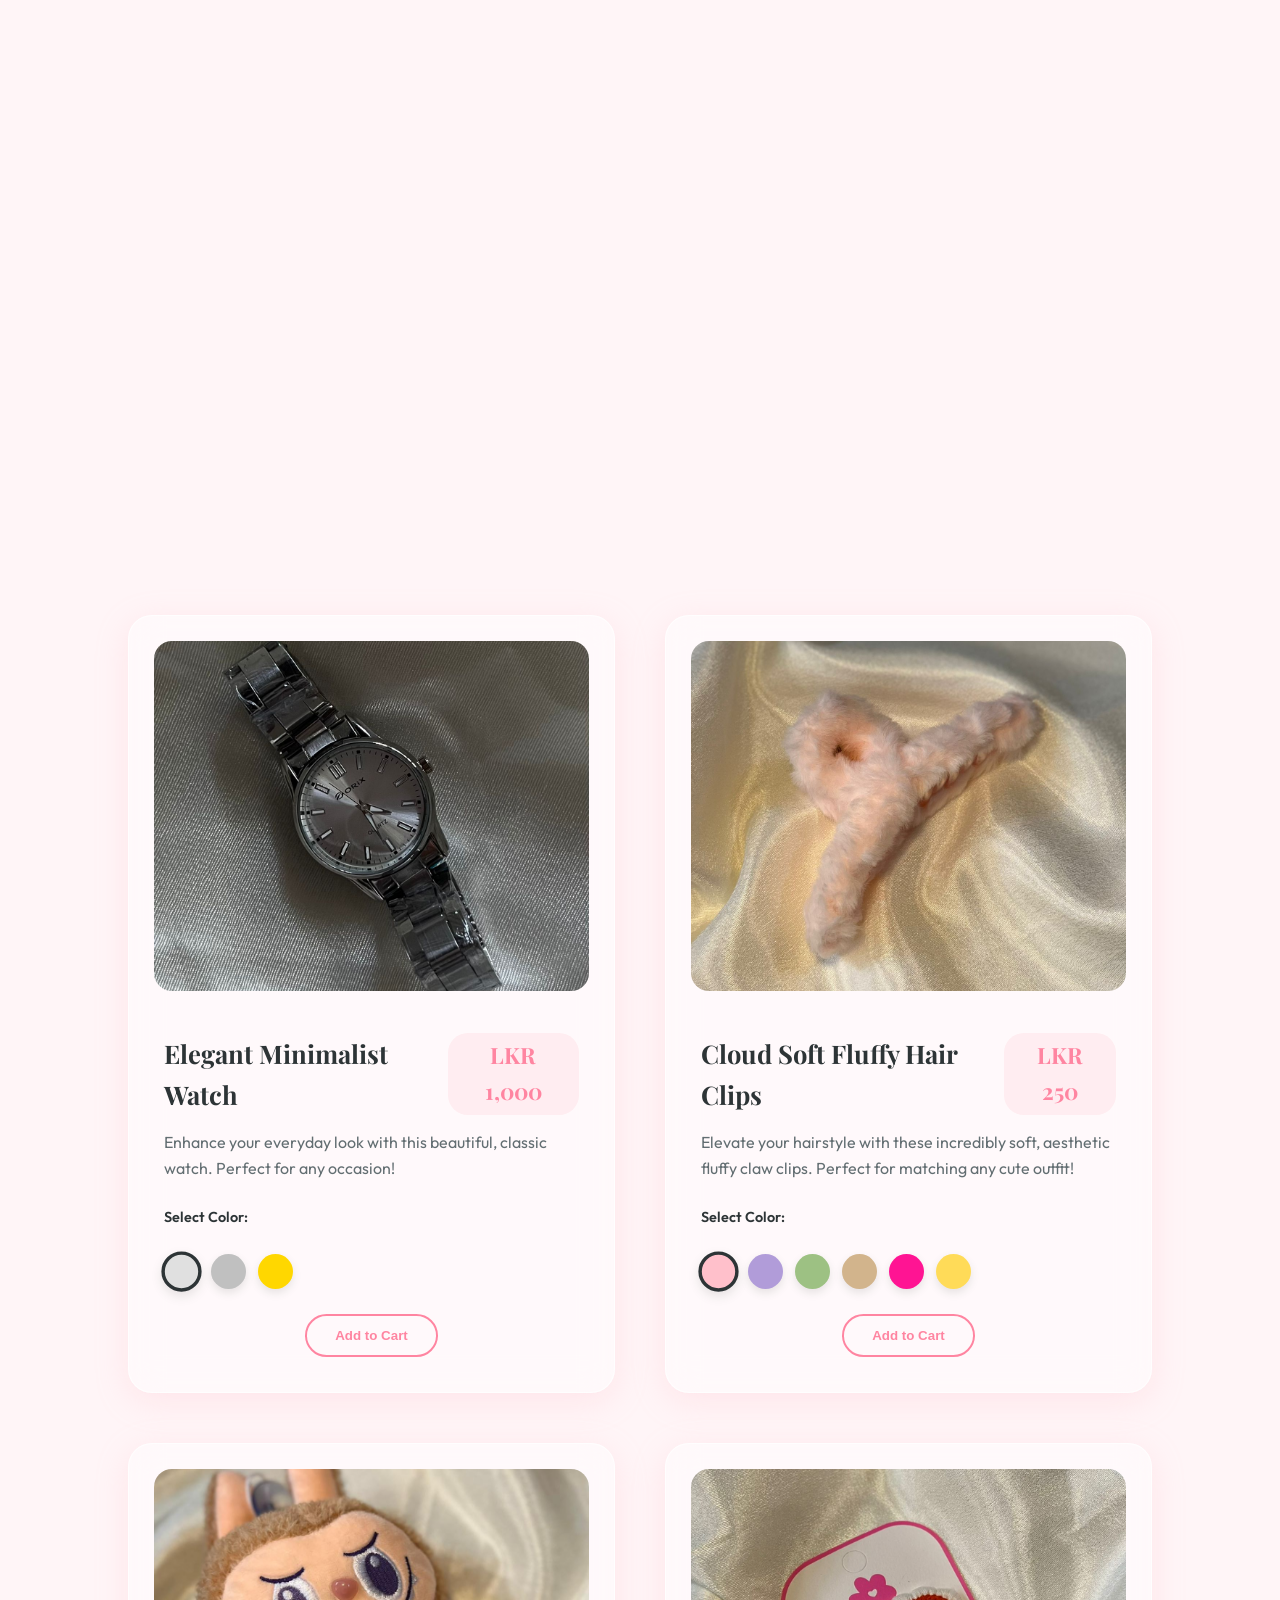
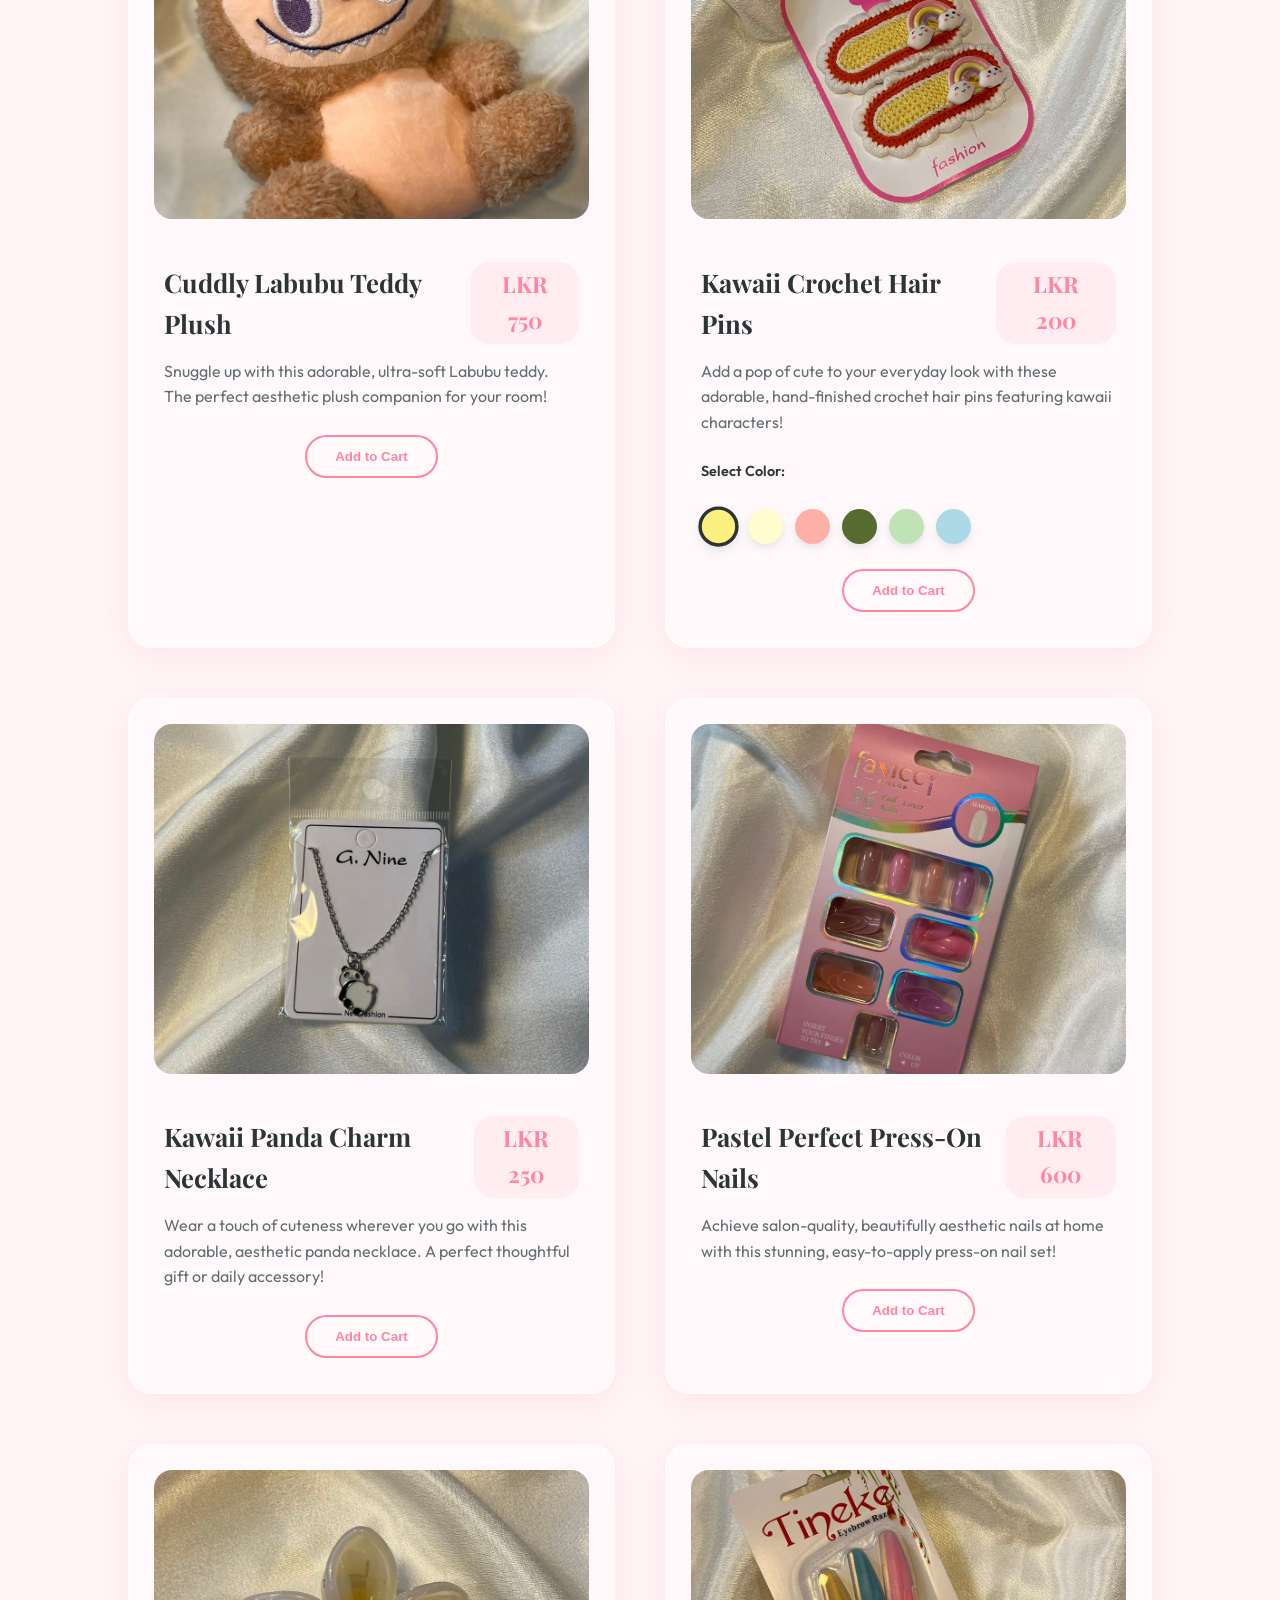
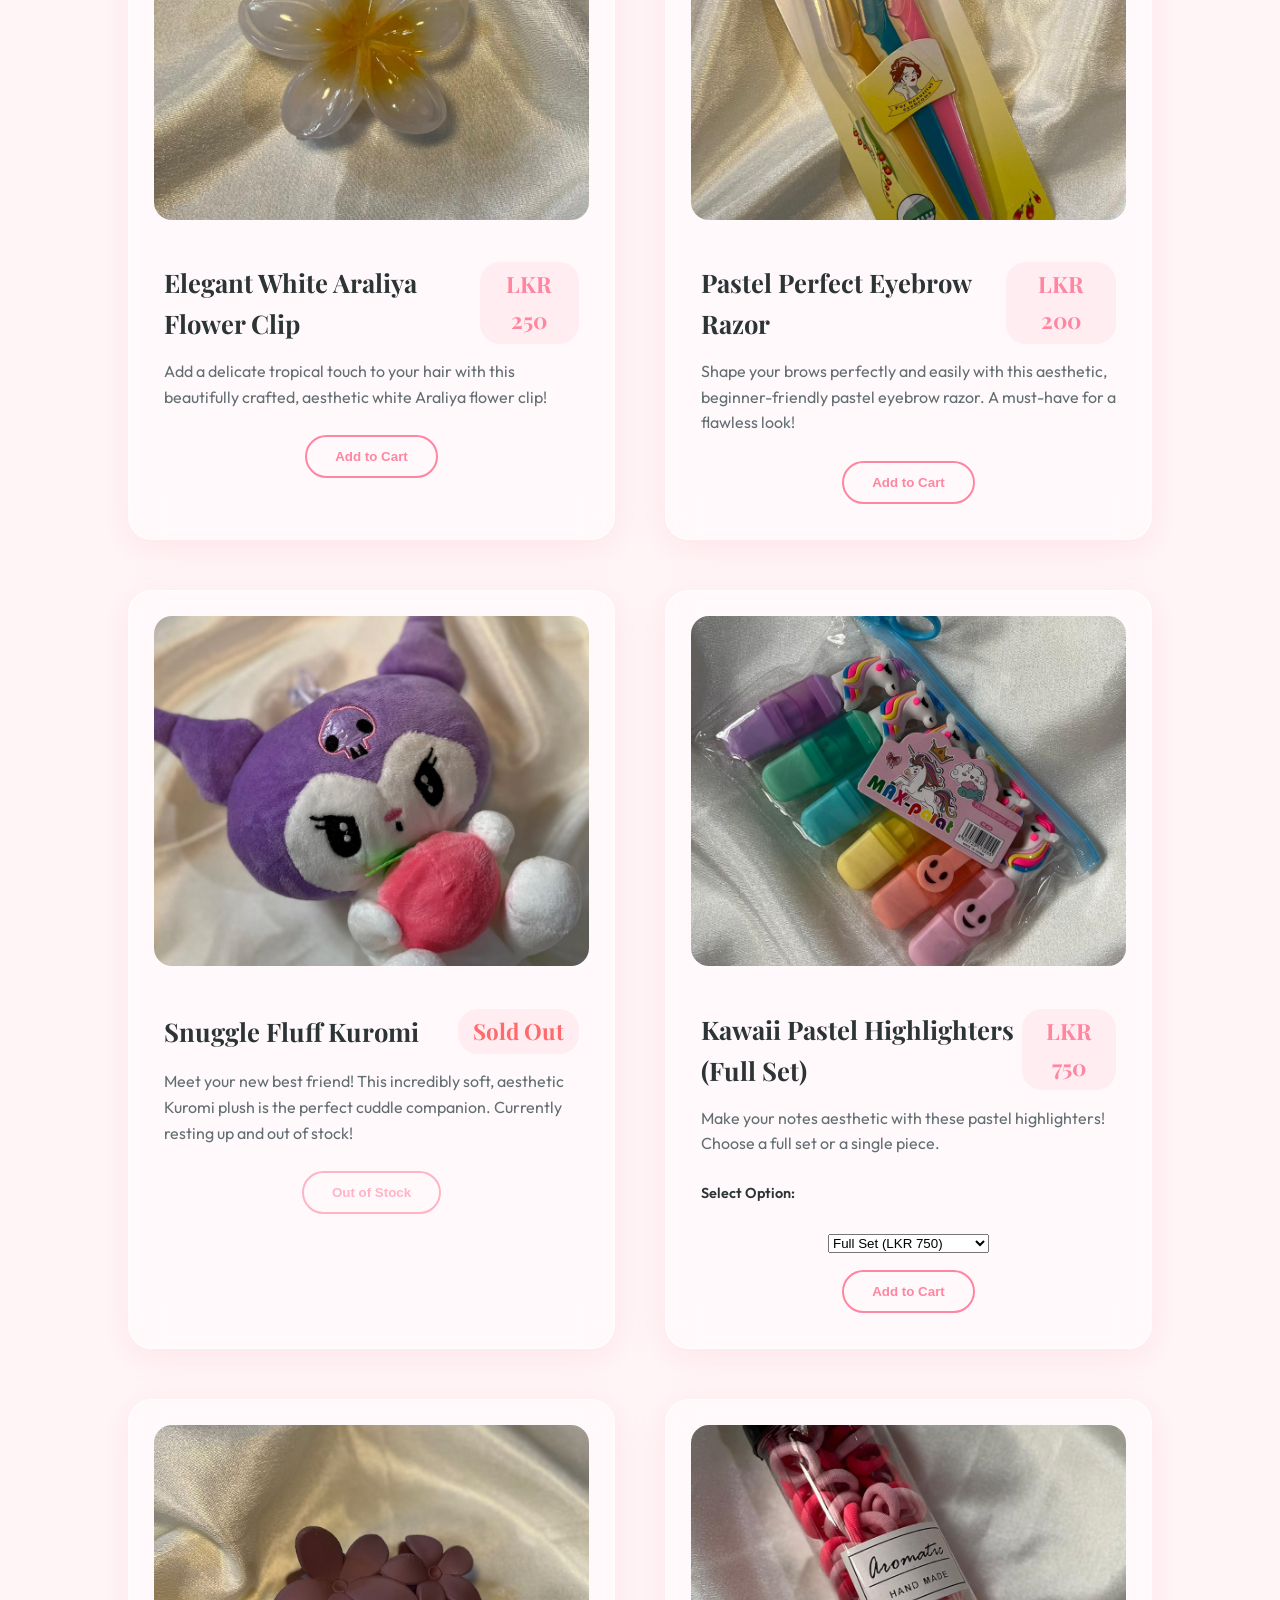
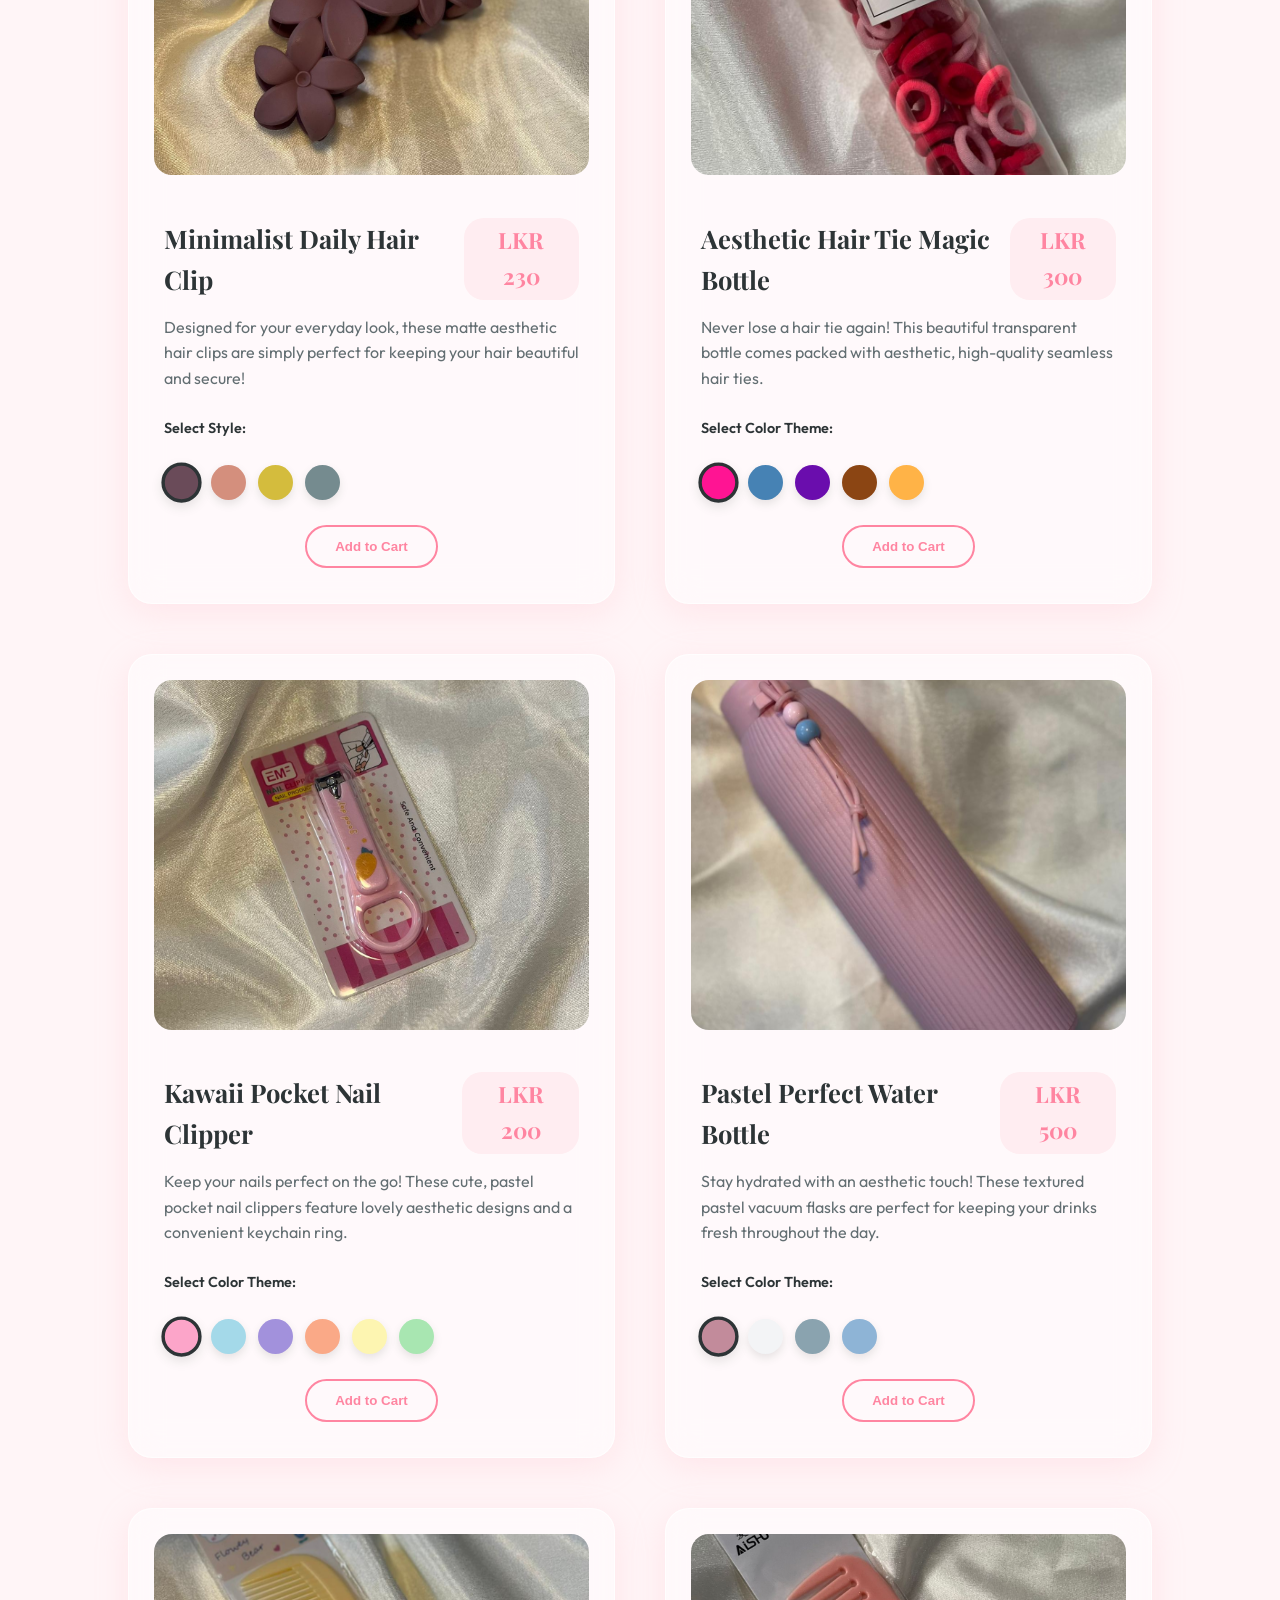
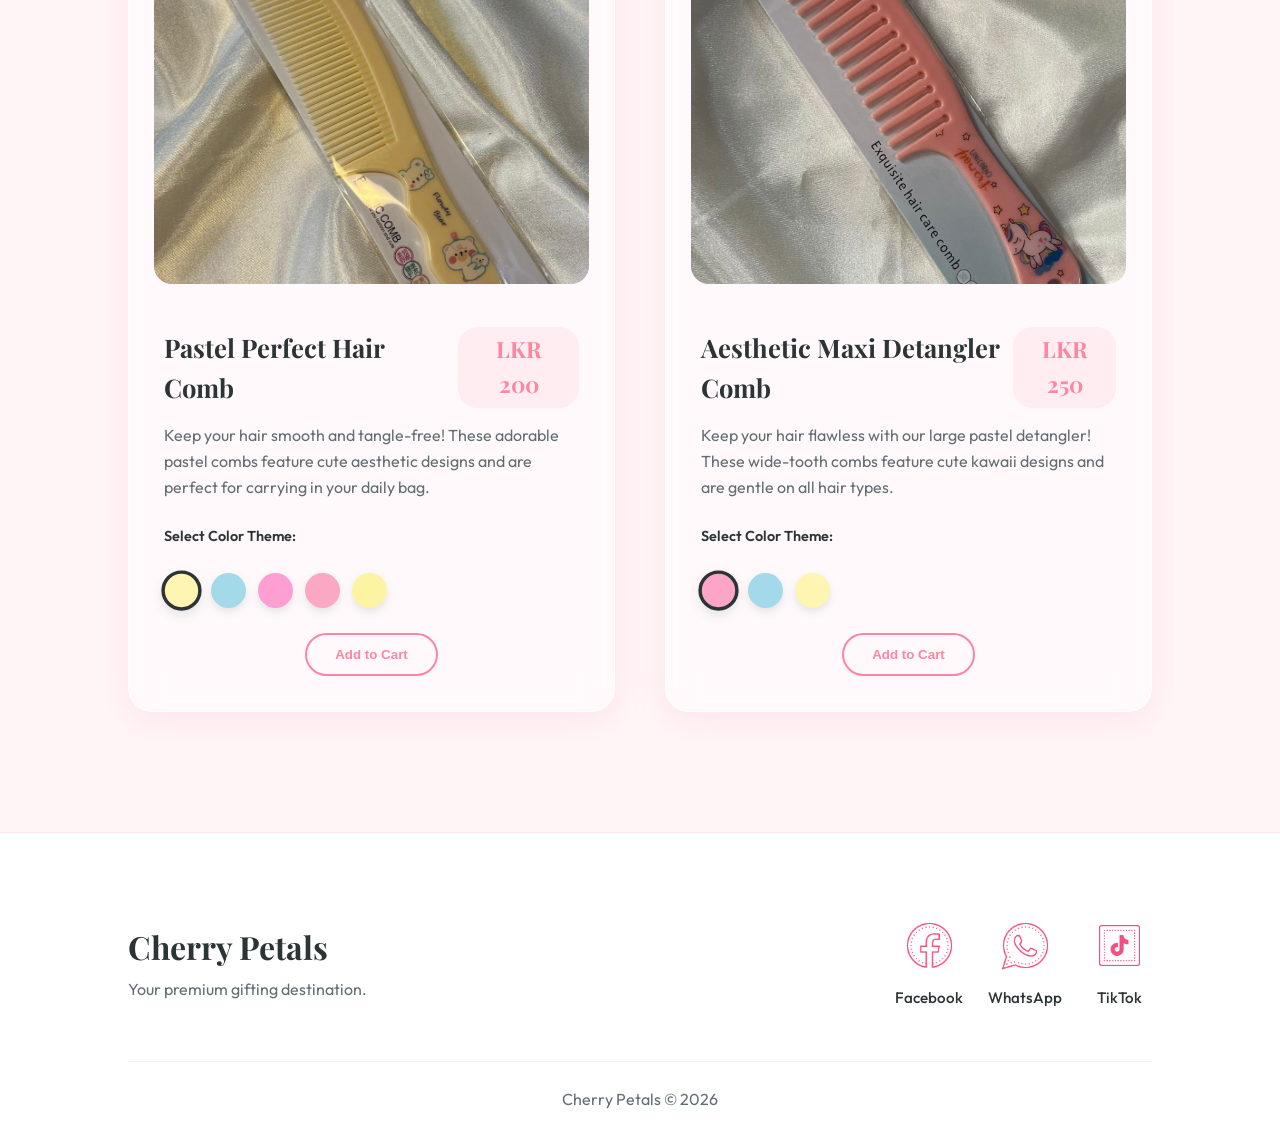
<file: products.html>
<!DOCTYPE html>
<html lang="en">

<head>
    <meta charset="UTF-8">
    <meta name="viewport" content="width=device-width, initial-scale=1.0">
    <title>Products | Cherry Petals</title>
    <meta name="description"
        content="Explore our beautiful collections of customized luxury gift boxes and ladies cute items.">
    <link rel="preconnect" href="https://fonts.googleapis.com">
    <link rel="preconnect" href="https://fonts.gstatic.com" crossorigin>
    <link
        href="https://fonts.googleapis.com/css2?family=Outfit:wght@300;400;500;600&family=Playfair+Display:ital,wght@0,500;0,700;1,500&display=swap"
        rel="stylesheet">
    <link rel="stylesheet" href="styles.css">
    <style>
        .page-header {
            padding: 180px 10% 80px;
            text-align: center;
            background: radial-gradient(circle at top, #ffe1e8, var(--color-bg));
        }

        .page-header h1 {
            font-size: 3.5rem;
            margin-bottom: 20px;
        }
    </style>
</head>

<body>
    <nav class="glass-nav">
        <a href="index.html" class="logo-link">
            <img src="images/logo.jpg" alt="Cherry Petals Logo" class="logo-img">
        </a>
        <ul class="nav-links">
            <li><a href="index.html">Home</a></li>
            <li><a href="about.html">About</a></li>
            <li><a href="products.html" class="active">Products</a></li>
            <li><a href="contact.html">Contact</a></li>
            <li><a href="login.html">Login</a></li>
            <li>
                <a href="cart.html" class="cart-link" id="cart-nav-link" aria-label="Cart">
                    <svg width="24" height="24" viewBox="0 0 24 24" fill="none" stroke="var(--color-text)"
                        stroke-width="2" stroke-linecap="round" stroke-linejoin="round" class="cart-icon">
                        <circle cx="9" cy="21" r="1"></circle>
                        <circle cx="20" cy="21" r="1"></circle>
                        <path d="M1 1h4l2.68 13.39a2 2 0 0 0 2 1.61h9.72a2 2 0 0 0 2-1.61L23 6H6"></path>
                    </svg>
                    <span class="cart-badge" id="cart-count">0</span>
                </a>
            </li>
        </ul>
    </nav>

    <header class="page-header">
        <div class="fade-in">
            <h1>Our Collections</h1>
            <div class="underline"></div>
            <p style="margin-top: 30px; font-size: 1.2rem; max-width: 700px; margin-left: auto; margin-right: auto;">
                Discover the perfect gift or treat yourself to our aesthetic accessories.</p>
        </div>
    </header>

    <section class="products section-padding" style="padding-top: 60px;">
        <div class="section-title fade-in">
            <h2>Aesthetic Gift Boxes ✨</h2>
            <div class="underline"></div>
            <p style="text-align: center; margin-top: 15px; color: var(--color-text-light);">Carefully curated,
                color-coordinated theme boxes perfect for gifting!</p>
        </div>
        <div class="product-grid">
            <div class="product-card glass fade-in hover-effect">
                <div class="product-image">
                    <img src="images/product images/box_pink.jpg" alt="Blushing Pink Essentials Box"
                        onerror="this.src='images/gift_boxes_cherry.png'" />
                </div>
                <div class="product-info">
                    <div class="product-header">
                        <h3>Blushing Pink Essentials Box</h3>
                        <span class="price-tag">LKR 2,500</span>
                    </div>
                    <p>A beautifully curated, sweet pink-themed box featuring a cozy plush, a chic tumbler, and lovely
                        self-care essentials.</p>
                    <button class="btn-outline add-to-cart-btn"
                        onclick="addToCart('theme-box-pink', 'Blushing Pink Essentials Box', 2500, 'images/product images/box_pink.jpg')">Add
                        to Cart</button>
                </div>
            </div>

            <div class="product-card glass fade-in delay-1 hover-effect">
                <div class="product-image">
                    <img src="images/product images/box_blue.jpg" alt="Ocean Breeze Blue Theme Box"
                        onerror="this.src='images/gift_boxes_cherry.png'" />
                </div>
                <div class="product-info">
                    <div class="product-header">
                        <h3>Ocean Breeze Blue Theme Box</h3>
                        <span class="price-tag">LKR 2,500</span>
                    </div>
                    <p>Dive into calmness with this aesthetic blue-coordinated box, complete with a snug plushie,
                        hydration tumbler, and soothing treats.</p>
                    <button class="btn-outline add-to-cart-btn"
                        onclick="addToCart('theme-box-blue', 'Ocean Breeze Blue Theme Box', 2500, 'images/product images/box_blue.jpg')">Add
                        to Cart</button>
                </div>
            </div>

            <div class="product-card glass fade-in delay-2 hover-effect">
                <div class="product-image">
                    <img src="images/product images/box_brown.jpg" alt="Warm Mocha Aesthetic Box"
                        onerror="this.src='images/gift_boxes_cherry.png'" />
                </div>
                <div class="product-info">
                    <div class="product-header">
                        <h3>Warm Mocha Aesthetic Box</h3>
                        <span class="price-tag">LKR 2,500</span>
                    </div>
                    <p>A sophisticated, earthy brown-toned collection featuring a premium tumbler, soft plush, and warm
                        self-care goodies.</p>
                    <button class="btn-outline add-to-cart-btn"
                        onclick="addToCart('theme-box-brown', 'Warm Mocha Aesthetic Box', 2500, 'images/product images/box_brown.jpg')">Add
                        to Cart</button>
                </div>
            </div>

            <div class="product-card glass fade-in delay-3 hover-effect">
                <div class="product-image">
                    <img src="images/product images/box_purple.jpg" alt="Lavender Dream Theme Box"
                        onerror="this.src='images/gift_boxes_cherry.png'" />
                </div>
                <div class="product-info">
                    <div class="product-header">
                        <h3>Lavender Dream Theme Box</h3>
                        <span class="price-tag">LKR 2,500</span>
                    </div>
                    <p>Experience tranquility with our gorgeous purple box, packing a dreamy plush, matching tumbler,
                        and relaxing everyday items.</p>
                    <button class="btn-outline add-to-cart-btn"
                        onclick="addToCart('theme-box-purple', 'Lavender Dream Theme Box', 2500, 'images/product images/box_purple.jpg')">Add
                        to Cart</button>
                </div>
            </div>

            <div class="product-card glass fade-in delay-4 hover-effect">
                <div class="product-image">
                    <img src="images/product images/box_yellow.jpg" alt="Sunshine Yellow Gift Box"
                        onerror="this.src='images/gift_boxes_cherry.png'" />
                </div>
                <div class="product-info">
                    <div class="product-header">
                        <h3>Sunshine Yellow Gift Box</h3>
                        <span class="price-tag">LKR 2,500</span>
                    </div>
                    <p>Brighten someone's day with this vibrant, cheerful yellow-themed set, featuring a cute plush,
                        aesthetic tumbler, and bright accessories.</p>
                    <button class="btn-outline add-to-cart-btn"
                        onclick="addToCart('theme-box-yellow', 'Sunshine Yellow Gift Box', 2500, 'images/product images/box_yellow.jpg')">Add
                        to Cart</button>
                </div>
            </div>

            <div class="product-card glass fade-in hover-effect">
                <div class="product-image">
                    <img src="images/product images/box_green.jpg" alt="Minty Fresh Green Box"
                        onerror="this.src='images/gift_boxes_cherry.png'" />
                </div>
                <div class="product-info">
                    <div class="product-header">
                        <h3>Minty Fresh Green Box</h3>
                        <span class="price-tag">LKR 2,500</span>
                    </div>
                    <p>A refreshing, aesthetically pleasing pastel green collection containing a soft plush companion,
                        minimalist tumbler, and green essentials.</p>
                    <button class="btn-outline add-to-cart-btn"
                        onclick="addToCart('theme-box-green', 'Minty Fresh Green Box', 2500, 'images/product images/box_green.jpg')">Add
                        to Cart</button>
                </div>
            </div>

            <div class="product-card glass fade-in delay-1 hover-effect">
                <div class="product-image">
                    <img src="images/product images/Araliyaclipset.jpg" alt="Tropical Araliya Clip Set"
                        onerror="this.src='images/cute_items_cherry.png'" />
                </div>
                <div class="product-info">
                    <div class="product-header">
                        <h3>Tropical Araliya Clip Set</h3>
                        <span class="price-tag">LKR 1,350</span>
                    </div>
                    <p>Bring the tropical vibes with these beautiful Araliya flower clips. Perfect for beach days or
                        adding a floral touch!</p>
                    <button class="btn-outline add-to-cart-btn"
                        onclick="addToCart('araliya-clip', 'Tropical Araliya Clip Set', 1350, 'images/product images/Araliyaclipset.jpg')">Add
                        to Cart</button>
                </div>
            </div>
        </div>
    </section>

    <section class="products section-padding" style="padding-top: 20px;">
        <div class="section-title fade-in">
            <h2>Charming Essentials 🌸</h2>
            <div class="underline"></div>
            <p style="text-align: center; margin-top: 15px; color: var(--color-text-light);">Beautiful individual items
                and aesthetic accessories for everyday style.</p>
        </div>
        <div class="product-grid">

            <div class="product-card glass fade-in hover-effect">
                <div class="product-image gallery-container">
                    <img id="sunglass-img-products" src="images/product images/Sunglass1.jpg" alt="Chic Sunnies"
                        class="active-product-img" onerror="this.src='images/cute_items_cherry.png'" />
                </div>
                <div class="product-info">
                    <div class="product-header">
                        <h3>Chic Sunnies</h3>
                        <span class="price-tag">LKR 700</span>
                    </div>
                    <p>Complete your look with these gorgeous, aesthetic sunglasses. Perfect for any sunny day or trendy
                        outfit!</p>
                    <div class="color-selector">
                        <p class="selector-label">Select Style:</p>
                        <div class="swatches">
                            <div class="color-swatch active"
                                style="background-image: url('images/product images/Sunglass1.jpg'); background-size: cover;"
                                onclick="changeProductImage(this, 'sunglass-img-products', 'images/product images/Sunglass1.jpg')">
                            </div>
                            <div class="color-swatch"
                                style="background-image: url('images/product images/Sunglass2.jpg'); background-size: cover;"
                                onclick="changeProductImage(this, 'sunglass-img-products', 'images/product images/Sunglass2.jpg')">
                            </div>
                        </div>
                    </div>
                    <button class="btn-outline add-to-cart-btn"
                        onclick="addToCart('chic-sunnies', 'Chic Sunnies', 700, 'images/product images/Sunglass1.jpg')">Add
                        to Cart</button>
                </div>
            </div>
            <div class="product-card glass fade-in delay-3 hover-effect">
                <div class="product-image">
                    <img src="images/product images/pinkstich.jpg" alt="Sweetheart Pink Stitch"
                        onerror="this.src='images/cute_items_cherry.png'" />
                </div>
                <div class="product-info">
                    <div class="product-header">
                        <h3>Sweetheart Pink Stitch</h3>
                        <span class="price-tag">LKR 1,300</span>
                    </div>
                    <p>Cuddle up with this incredibly soft and adorable pink Stitch plushie! A perfect companion and
                        cute room decor.</p>
                    <button class="btn-outline add-to-cart-btn"
                        onclick="addToCart('pink-stitch', 'Sweetheart Pink Stitch', 1300, 'images/product images/pinkstich.jpg')">Add
                        to Cart</button>
                </div>
            </div>
            <div class="product-card glass fade-in delay-4 hover-effect">
                <div class="product-image">
                    <img src="images/product images/labubu.jpg" alt="Mystery Color Labubu"
                        onerror="this.src='images/cute_items_cherry.png'" />
                </div>
                <div class="product-info">
                    <div class="product-header">
                        <h3>Mystery Color Labubu</h3>
                        <span class="price-tag">LKR 1,199</span>
                    </div>
                    <p>Unbox the magic with this adorable Labubu figure! Which mystery color will you get? It's a sweet
                        surprise!</p>
                    <button class="btn-outline add-to-cart-btn"
                        onclick="addToCart('labubu', 'Mystery Color Labubu', 1199, 'images/product images/labubu.jpg')">Add
                        to Cart</button>
                </div>
            </div>
            <div class="product-card glass fade-in delay-1 hover-effect">
                <div class="product-image">
                    <img src="images/product images/Handfan.jpg" alt="Breeze Beauty Hand Fan"
                        onerror="this.src='images/cute_items_cherry.png'" />
                </div>
                <div class="product-info">
                    <div class="product-header">
                        <h3>Breeze Beauty Hand Fan</h3>
                        <span class="price-tag">LKR 1,750</span>
                    </div>
                    <p>Stay cool and elegant this summer with our beautifully crafted aesthetic hand fan. A must-have
                        accessory!</p>
                    <button class="btn-outline add-to-cart-btn"
                        onclick="addToCart('hand-fan', 'Breeze Beauty Hand Fan', 1750, 'images/product images/Handfan.jpg')">Add
                        to Cart</button>
                </div>
            </div>
            <div class="product-card glass fade-in delay-2 hover-effect">
                <div class="product-image">
                    <img src="images/product images/makeupsponge.jpg" alt="Soft Touch Makeup Sponge"
                        onerror="this.src='images/cute_items_cherry.png'" />
                </div>
                <div class="product-info">
                    <div class="product-header">
                        <h3>Soft Touch Makeup Sponge</h3>
                        <span class="price-tag">LKR 500</span>
                    </div>
                    <p>Achieve a flawless, airbrushed finish with our ultra-soft and bouncy makeup sponge. Essential for
                        any makeup lover!</p>
                    <button class="btn-outline add-to-cart-btn"
                        onclick="addToCart('makeup-sponge', 'Soft Touch Makeup Sponge', 500, 'images/product images/makeupsponge.jpg')">Add
                        to Cart</button>
                </div>
            </div>
            <div class="product-card glass fade-in delay-3 hover-effect">
                <div class="product-image">
                    <img src="images/product images/Hairtie.jpg" alt="Elegant Silk Hair Tie"
                        onerror="this.src='images/cute_items_cherry.png'" />
                </div>
                <div class="product-info">
                    <div class="product-header">
                        <h3>Elegant Silk Hair Tie</h3>
                        <span class="price-tag">LKR 350</span>
                    </div>
                    <p>Add a cute touch to any hairstyle with this beautiful, soft, and aesthetic hair tie. Gentle on
                        your hair!</p>
                    <button class="btn-outline add-to-cart-btn"
                        onclick="addToCart('hair-tie', 'Elegant Silk Hair Tie', 350, 'images/product images/Hairtie.jpg')">Add
                        to Cart</button>
                </div>
            </div>
            <div class="product-card glass fade-in delay-1 hover-effect">
                <div class="product-image">
                    <img src="images/product images/earings.jpg" alt="Elegant Jhumki Earrings"
                        onerror="this.src='images/cute_items_cherry.png'" />
                </div>
                <div class="product-info">
                    <div class="product-header">
                        <h3>Elegant Jhumki Earrings</h3>
                        <span class="price-tag">LKR 300</span>
                    </div>
                    <p>Add a beautiful traditional touch to your outfit with these gorgeous, culturally-inspired Tamil
                        style earrings!</p>
                    <button class="btn-outline add-to-cart-btn"
                        onclick="addToCart('jhumki-earrings', 'Elegant Jhumki Earrings', 300, 'images/product images/earings.jpg')">Add
                        to Cart</button>
                </div>
            </div>
            <div class="product-card glass fade-in delay-2 hover-effect">
                <div class="product-image gallery-container">
                    <img id="notebook-img-products" src="images/product images/Notebook1.jpg"
                        alt="Aesthetic Pastel Notebook" class="active-product-img"
                        onerror="this.src='images/cute_items_cherry.png'" />
                </div>
                <div class="product-info">
                    <div class="product-header">
                        <h3>Aesthetic Pastel Notebook</h3>
                        <span class="price-tag">LKR 400</span>
                    </div>
                    <p>Jot down your dreams and ideas in this beautiful aesthetic notebook. Available in four lovely
                        pastel colors!</p>
                    <div class="color-selector">
                        <p class="selector-label">Select Color:</p>
                        <div class="swatches">
                            <div class="color-swatch active" style="background-color: #ffb7c5;"
                                onclick="changeProductImage(this, 'notebook-img-products', 'images/product images/Notebook1.jpg')">
                            </div>
                            <div class="color-swatch" style="background-color: #89c4f4;"
                                onclick="changeProductImage(this, 'notebook-img-products', 'images/product images/Notebook2.jpg')">
                            </div>
                            <div class="color-swatch" style="background-color: #a8e6cf;"
                                onclick="changeProductImage(this, 'notebook-img-products', 'images/product images/Notebook3.jpg')">
                            </div>
                            <div class="color-swatch" style="background-color: #cda4de;"
                                onclick="changeProductImage(this, 'notebook-img-products', 'images/product images/Notebook4.jpg')">
                            </div>
                        </div>
                    </div>
                    <button class="btn-outline add-to-cart-btn"
                        onclick="addToCart('cute-notebook', 'Aesthetic Pastel Notebook', 400, 'images/product images/Notebook1.jpg')">Add
                        to Cart</button>
                </div>
            </div>
            <div class="product-card glass fade-in delay-3 hover-effect">
                <div class="product-image gallery-container">
                    <img id="watch-img-products" src="images/product images/Watch1.jpg" alt="Elegant Minimalist Watch"
                        class="active-product-img" onerror="this.src='images/cute_items_cherry.png'" />
                </div>
                <div class="product-info">
                    <div class="product-header">
                        <h3>Elegant Minimalist Watch</h3>
                        <span class="price-tag">LKR 1,000</span>
                    </div>
                    <p>Enhance your everyday look with this beautiful, classic watch. Perfect for any occasion!</p>
                    <div class="color-selector">
                        <p class="selector-label">Select Color:</p>
                        <div class="swatches">
                            <div class="color-swatch active" style="background-color: #e0e0e0;"
                                onclick="changeProductImage(this, 'watch-img-products', 'images/product images/Watch1.jpg')">
                            </div>
                            <div class="color-swatch" style="background-color: #c0c0c0;"
                                onclick="changeProductImage(this, 'watch-img-products', 'images/product images/Watch2.jpg')">
                            </div>
                            <div class="color-swatch" style="background-color: #ffd700;"
                                onclick="changeProductImage(this, 'watch-img-products', 'images/product images/Watch3.jpg')">
                            </div>
                        </div>
                    </div>
                    <button class="btn-outline add-to-cart-btn"
                        onclick="addToCart('women-watch', 'Elegant Minimalist Watch', 1000, 'images/product images/Watch1.jpg')">Add
                        to Cart</button>
                </div>
            </div>
            <div class="product-card glass fade-in delay-4 hover-effect">
                <div class="product-image gallery-container">
                    <img id="fluffy-clip-img-products" src="images/product images/pluffyhairclip1.jpg"
                        alt="Cloud Soft Fluffy Hair Clips" class="active-product-img"
                        onerror="this.src='images/cute_items_cherry.png'" />
                </div>
                <div class="product-info">
                    <div class="product-header">
                        <h3>Cloud Soft Fluffy Hair Clips</h3>
                        <span class="price-tag">LKR 250</span>
                    </div>
                    <p>Elevate your hairstyle with these incredibly soft, aesthetic fluffy claw clips. Perfect for
                        matching any cute outfit!</p>
                    <div class="color-selector">
                        <p class="selector-label">Select Color:</p>
                        <div class="swatches">
                            <div class="color-swatch active" style="background-color: #ffc0cb;"
                                onclick="changeProductImage(this, 'fluffy-clip-img-products', 'images/product images/pluffyhairclip1.jpg')">
                            </div>
                            <div class="color-swatch" style="background-color: #b19cd9;"
                                onclick="changeProductImage(this, 'fluffy-clip-img-products', 'images/product images/pluffyhairclip2.jpg')">
                            </div>
                            <div class="color-swatch" style="background-color: #9dc183;"
                                onclick="changeProductImage(this, 'fluffy-clip-img-products', 'images/product images/pluffyhairclip3.jpg')">
                            </div>
                            <div class="color-swatch" style="background-color: #d2b48c;"
                                onclick="changeProductImage(this, 'fluffy-clip-img-products', 'images/product images/pluffyhairclip4.jpg')">
                            </div>
                            <div class="color-swatch" style="background-color: #ff1493;"
                                onclick="changeProductImage(this, 'fluffy-clip-img-products', 'images/product images/pluffyhairclip5.jpg')">
                            </div>
                            <div class="color-swatch" style="background-color: #ffdb58;"
                                onclick="changeProductImage(this, 'fluffy-clip-img-products', 'images/product images/pluffyhairclip6.jpg')">
                            </div>
                        </div>
                    </div>
                    <button class="btn-outline add-to-cart-btn"
                        onclick="addToCart('fluffy-clip', 'Cloud Soft Fluffy Hair Clips', 250, 'images/product images/pluffyhairclip1.jpg')">Add
                        to Cart</button>
                </div>
            </div>
            <div class="product-card glass fade-in hover-effect">
                <div class="product-image">
                    <img src="images/product images/labubu teddy.jpg" alt="Cuddly Labubu Teddy Plush"
                        onerror="this.src='images/cute_items_cherry.png'" />
                </div>
                <div class="product-info">
                    <div class="product-header">
                        <h3>Cuddly Labubu Teddy Plush</h3>
                        <span class="price-tag">LKR 750</span>
                    </div>
                    <p>Snuggle up with this adorable, ultra-soft Labubu teddy. The perfect aesthetic plush companion for
                        your room!</p>
                    <button class="btn-outline add-to-cart-btn"
                        onclick="addToCart('labubu-teddy', 'Cuddly Labubu Teddy Plush', 750, 'images/product images/labubu teddy.jpg')">Add
                        to Cart</button>
                </div>
            </div>
            <div class="product-card glass fade-in delay-2 hover-effect">
                <div class="product-image gallery-container">
                    <img id="hair-pin-img-products" src="images/product images/Hair pin1.jpg" alt="Kawaii Crochet Hair Pins"
                        class="active-product-img" onerror="this.src='images/cute_items_cherry.png'" />
                </div>
                <div class="product-info">
                    <div class="product-header">
                        <h3>Kawaii Crochet Hair Pins</h3>
                        <span class="price-tag">LKR 200</span>
                    </div>
                    <p>Add a pop of cute to your everyday look with these adorable, hand-finished crochet hair pins
                        featuring kawaii characters!</p>
                    <div class="color-selector">
                        <p class="selector-label">Select Color:</p>
                        <div class="swatches">
                            <div class="color-swatch active" style="background-color: #fdef80;"
                                onclick="changeProductImage(this, 'hair-pin-img-products', 'images/product images/Hair pin1.jpg')">
                            </div>
                            <div class="color-swatch" style="background-color: #fffdd0;"
                                onclick="changeProductImage(this, 'hair-pin-img-products', 'images/product images/Hair pin2.jpg')">
                            </div>
                            <div class="color-swatch" style="background-color: #ffb0a6;"
                                onclick="changeProductImage(this, 'hair-pin-img-products', 'images/product images/Hair pin3.jpg')">
                            </div>
                            <div class="color-swatch" style="background-color: #556b2f;"
                                onclick="changeProductImage(this, 'hair-pin-img-products', 'images/product images/Hair pin4.jpg')">
                            </div>
                            <div class="color-swatch" style="background-color: #bfe3b4;"
                                onclick="changeProductImage(this, 'hair-pin-img-products', 'images/product images/Hair pin5.jpg')">
                            </div>
                            <div class="color-swatch" style="background-color: #add8e6;"
                                onclick="changeProductImage(this, 'hair-pin-img-products', 'images/product images/Hair pin6.jpg')">
                            </div>
                        </div>
                    </div>
                    <button class="btn-outline add-to-cart-btn"
                        onclick="addToCart('hair-pin', 'Kawaii Crochet Hair Pins', 200, 'images/product images/Hair pin1.jpg')">Add to
                        Cart</button>
                </div>
            </div>
            <div class="product-card glass fade-in delay-3 hover-effect">
                <div class="product-image">
                    <img src="images/product images/Pandachain.jpg" alt="Kawaii Panda Charm Necklace"
                        onerror="this.src='images/cute_items_cherry.png'" />
                </div>
                <div class="product-info">
                    <div class="product-header">
                        <h3>Kawaii Panda Charm Necklace</h3>
                        <span class="price-tag">LKR 250</span>
                    </div>
                    <p>Wear a touch of cuteness wherever you go with this adorable, aesthetic panda necklace. A perfect
                        thoughtful gift or daily accessory!</p>
                    <button class="btn-outline add-to-cart-btn"
                        onclick="addToCart('panda-necklace', 'Kawaii Panda Charm Necklace', 250, 'images/product images/Pandachain.jpg')">Add
                        to Cart</button>
                </div>
            </div>
            <div class="product-card glass fade-in delay-4 hover-effect">
                <div class="product-image">
                    <img src="images/product images/nails.jpg" alt="Pastel Perfect Press-On Nails"
                        onerror="this.src='images/cute_items_cherry.png'" />
                </div>
                <div class="product-info">
                    <div class="product-header">
                        <h3>Pastel Perfect Press-On Nails</h3>
                        <span class="price-tag">LKR 600</span>
                    </div>
                    <p>Achieve salon-quality, beautifully aesthetic nails at home with this stunning, easy-to-apply
                        press-on nail set!</p>
                    <button class="btn-outline add-to-cart-btn"
                        onclick="addToCart('nails-set', 'Pastel Perfect Press-On Nails', 600, 'images/product images/nails.jpg')">Add
                        to Cart</button>
                </div>
            </div>
            <div class="product-card glass fade-in hover-effect">
                <div class="product-image">
                    <img src="images/product images/whitearaliyaclip.jpg" alt="Elegant White Araliya Flower Clip"
                        onerror="this.src='images/cute_items_cherry.png'" />
                </div>
                <div class="product-info">
                    <div class="product-header">
                        <h3>Elegant White Araliya Flower Clip</h3>
                        <span class="price-tag">LKR 250</span>
                    </div>
                    <p>Add a delicate tropical touch to your hair with this beautifully crafted, aesthetic white Araliya
                        flower clip!</p>
                    <button class="btn-outline add-to-cart-btn"
                        onclick="addToCart('white-araliya-clip', 'Elegant White Araliya Flower Clip', 250, 'images/product images/whitearaliyaclip.jpg')">Add
                        to Cart</button>
                </div>
            </div>
            <div class="product-card glass fade-in delay-2 hover-effect">
                <div class="product-image">
                    <img src="images/product images/eyebrowraizor.jpg" alt="Pastel Perfect Eyebrow Razor"
                        onerror="this.src='images/cute_items_cherry.png'" />
                </div>
                <div class="product-info">
                    <div class="product-header">
                        <h3>Pastel Perfect Eyebrow Razor</h3>
                        <span class="price-tag">LKR 200</span>
                    </div>
                    <p>Shape your brows perfectly and easily with this aesthetic, beginner-friendly pastel eyebrow
                        razor. A must-have for a flawless look!</p>
                    <button class="btn-outline add-to-cart-btn"
                        onclick="addToCart('eyebrow-razor', 'Pastel Perfect Eyebrow Razor', 200, 'images/product images/eyebrowraizor.jpg')">Add
                        to Cart</button>
                </div>
            </div>
            <div class="product-card glass fade-in delay-3 hover-effect">
                <div class="product-image">
                    <img src="images/product images/teddy.jpg" alt="Snuggle Fluff Kuromi"
                        onerror="this.src='images/cute_items_cherry.png'" />
                </div>
                <div class="product-info">
                    <div class="product-header">
                        <h3>Snuggle Fluff Kuromi</h3>
                        <span class="price-tag" style="color: #ff6b6b;">Sold Out</span>
                    </div>
                    <p>Meet your new best friend! This incredibly soft, aesthetic Kuromi plush is the perfect cuddle
                        companion. Currently resting up and out of stock!</p>
                    <button class="btn-outline add-to-cart-btn"
                        style="cursor: not-allowed; opacity: 0.6; pointer-events: none;" disabled>Out of Stock</button>
                </div>
            </div>
            <div class="product-card glass fade-in delay-4 hover-effect">
                <div class="product-image">
                    <img src="images/product images/hightlight set.jpg" alt="Kawaii Pastel Highlighters"
                        onerror="this.src='images/cute_items_cherry.png'" />
                </div>
                <div class="product-info">
                    <div class="product-header">
                        <h3 id="highlighter-name-products">Kawaii Pastel Highlighters (Full Set)</h3>
                        <span id="highlighter-price-products" class="price-tag">LKR 750</span>
                    </div>
                    <p>Make your notes aesthetic with these pastel highlighters! Choose a full set or a single piece.
                    </p>
                    <div class="style-selector" style="margin-bottom: 15px;">
                        <p class="selector-label">Select Option:</p>
                        <select id="highlighter-type-products" class="dropdown-style" onchange="
                            var isSet = this.value === 'set';
                            var colorSelector = document.getElementById('highlighter-color-container-products');
                            colorSelector.style.display = isSet ? 'none' : 'block';
                            var color = document.getElementById('highlighter-color-products').value;
                            var name = isSet ? 'Kawaii Pastel Highlighters (Full Set)' : 'Kawaii Pastel Highlighter (' + color + ')';
                            document.getElementById('highlighter-name-products').innerText = name;
                            document.getElementById('highlighter-price-products').innerText = isSet ? 'LKR 750' : 'LKR 140';
                            document.getElementById('highlighter-btn-products').setAttribute('onclick', `addToCart('highlighter-${isSet ? 'set' : 'single-' + color.toLowerCase()}', '${name}', ${isSet ? 750 : 140}, 'images/product images/hightlight set.jpg')`);
                        ">
                            <option value="set">Full Set (LKR 750)</option>
                            <option value="single">Single Piece (LKR 140)</option>
                        </select>
                    </div>
                    <div id="highlighter-color-container-products" class="style-selector"
                        style="margin-bottom: 15px; display: none;">
                        <p class="selector-label">Select Color:</p>
                        <select id="highlighter-color-products" class="dropdown-style" onchange="
                            if (document.getElementById('highlighter-type-products').value === 'single') {
                                var color = this.value;
                                var name = 'Kawaii Pastel Highlighter (' + color + ')';
                                document.getElementById('highlighter-name-products').innerText = name;
                                document.getElementById('highlighter-btn-products').setAttribute('onclick', `addToCart('highlighter-single-${color.toLowerCase()}', '${name}', 140, 'images/product images/hightlight set.jpg')`);
                            }
                        ">
                            <option value="Purple">Purple</option>
                            <option value="Green">Green</option>
                            <option value="Blue">Blue</option>
                            <option value="Yellow">Yellow</option>
                            <option value="Orange">Orange</option>
                            <option value="Pink">Pink</option>
                        </select>
                    </div>
                    <button id="highlighter-btn-products" class="btn-outline add-to-cart-btn"
                        onclick="addToCart('highlighter-set', 'Kawaii Pastel Highlighters (Full Set)', 750, 'images/product images/hightlight set.jpg')">Add
                        to Cart</button>
                </div>
            </div>
            <div class="product-card glass fade-in delay-2 hover-effect">
                <div class="product-image gallery-container">
                    <img id="daily-clip-img-products" src="images/product images/normalhairclip.jpg"
                        alt="Minimalist Daily Hair Clip" class="active-product-img"
                        onerror="this.src='images/cute_items_cherry.png'" />
                </div>
                <div class="product-info">
                    <div class="product-header">
                        <h3>Minimalist Daily Hair Clip</h3>
                        <span class="price-tag">LKR 230</span>
                    </div>
                    <p>Designed for your everyday look, these matte aesthetic hair clips are simply perfect for keeping
                        your hair beautiful and secure!</p>
                    <div class="color-selector">
                        <p class="selector-label">Select Style:</p>
                        <div class="swatches">
                            <div class="color-swatch active" style="background-color: #6a4b59;"
                                onclick="changeProductImage(this, 'daily-clip-img-products', 'images/product images/normalhairclip.jpg')">
                            </div>
                            <div class="color-swatch" style="background-color: #d48f7d;"
                                onclick="changeProductImage(this, 'daily-clip-img-products', 'images/product images/normalhairclip2.jpg')">
                            </div>
                            <div class="color-swatch" style="background-color: #d4bc3d;"
                                onclick="changeProductImage(this, 'daily-clip-img-products', 'images/product images/normalhairclip3.jpg')">
                            </div>
                            <div class="color-swatch" style="background-color: #758b8f;"
                                onclick="changeProductImage(this, 'daily-clip-img-products', 'images/product images/normalhairclip4.jpg')">
                            </div>
                        </div>
                    </div>
                    <button class="btn-outline add-to-cart-btn"
                        onclick="addToCart('daily-clip', 'Minimalist Daily Hair Clip', 230, 'images/product images/normalhairclip.jpg')">Add
                        to Cart</button>
                </div>
            </div>
            <div class="product-card glass fade-in delay-3 hover-effect">
                <div class="product-image gallery-container">
                    <img id="hair-tie-bottle-img-products" src="images/product images/haitiebottle1.jpg"
                        alt="Aesthetic Hair Tie Magic Bottle" class="active-product-img"
                        onerror="this.src='images/cute_items_cherry.png'" />
                </div>
                <div class="product-info">
                    <div class="product-header">
                        <h3>Aesthetic Hair Tie Magic Bottle</h3>
                        <span class="price-tag">LKR 300</span>
                    </div>
                    <p>Never lose a hair tie again! This beautiful transparent bottle comes packed with aesthetic,
                        high-quality seamless hair ties.</p>
                    <div class="color-selector">
                        <p class="selector-label">Select Color Theme:</p>
                        <div class="swatches">
                            <div class="color-swatch active" style="background-color: #ff1493;"
                                onclick="changeProductImage(this, 'hair-tie-bottle-img-products', 'images/product images/haitiebottle1.jpg')">
                            </div>
                            <div class="color-swatch" style="background-color: #4682b4;"
                                onclick="changeProductImage(this, 'hair-tie-bottle-img-products', 'images/product images/haitiebottle2.jpg')">
                            </div>
                            <div class="color-swatch" style="background-color: #6a0dad;"
                                onclick="changeProductImage(this, 'hair-tie-bottle-img-products', 'images/product images/haitiebottle3.jpg')">
                            </div>
                            <div class="color-swatch" style="background-color: #8b4513;"
                                onclick="changeProductImage(this, 'hair-tie-bottle-img-products', 'images/product images/haitiebottle4.jpg')">
                            </div>
                            <div class="color-swatch" style="background-color: #ffb347;"
                                onclick="changeProductImage(this, 'hair-tie-bottle-img-products', 'images/product images/haitiebottle5.jpg')">
                            </div>
                        </div>
                    </div>
                    <button class="btn-outline add-to-cart-btn"
                        onclick="addToCart('hair-tie-bottle', 'Aesthetic Hair Tie Magic Bottle', 300, 'images/product images/haitiebottle1.jpg')">Add
                        to Cart</button>
                </div>
            </div>
            <div class="product-card glass fade-in delay-4 hover-effect">
                <div class="product-image gallery-container">
                    <img id="nail-cutter-img-products" src="images/product images/cutenailcutter1.jpg"
                        alt="Kawaii Pocket Nail Clipper" class="active-product-img"
                        onerror="this.src='images/cute_items_cherry.png'" />
                </div>
                <div class="product-info">
                    <div class="product-header">
                        <h3>Kawaii Pocket Nail Clipper</h3>
                        <span class="price-tag">LKR 200</span>
                    </div>
                    <p>Keep your nails perfect on the go! These cute, pastel pocket nail clippers feature lovely
                        aesthetic designs and a convenient keychain ring.</p>
                    <div class="color-selector">
                        <p class="selector-label">Select Color Theme:</p>
                        <div class="swatches">
                            <div class="color-swatch active" style="background-color: #fca5c9;"
                                onclick="changeProductImage(this, 'nail-cutter-img-products', 'images/product images/cutenailcutter1.jpg')">
                            </div>
                            <div class="color-swatch" style="background-color: #a4d9e9;"
                                onclick="changeProductImage(this, 'nail-cutter-img-products', 'images/product images/cutenailcutter2.jpg')">
                            </div>
                            <div class="color-swatch" style="background-color: #a291dc;"
                                onclick="changeProductImage(this, 'nail-cutter-img-products', 'images/product images/cutenailcutter3.jpg')">
                            </div>
                            <div class="color-swatch" style="background-color: #faa987;"
                                onclick="changeProductImage(this, 'nail-cutter-img-products', 'images/product images/cutenailcutter4.jpg')">
                            </div>
                            <div class="color-swatch" style="background-color: #fdf5b1;"
                                onclick="changeProductImage(this, 'nail-cutter-img-products', 'images/product images/cutenailcutter5.jpg')">
                            </div>
                            <div class="color-swatch" style="background-color: #a8e6b1;"
                                onclick="changeProductImage(this, 'nail-cutter-img-products', 'images/product images/cutenailcutter6.jpg')">
                            </div>
                        </div>
                    </div>
                    <button class="btn-outline add-to-cart-btn"
                        onclick="addToCart('nail-cutter', 'Kawaii Pocket Nail Clipper', 200, 'images/product images/cutenailcutter1.jpg')">Add
                        to Cart</button>
                </div>
            </div>
            <div class="product-card glass fade-in delay-5 hover-effect">
                <div class="product-image gallery-container">
                    <img id="water-bottle-img-products" src="images/product images/waterbottle1.jpg"
                        alt="Pastel Perfect Water Bottle" class="active-product-img"
                        onerror="this.src='images/cute_items_cherry.png'" />
                </div>
                <div class="product-info">
                    <div class="product-header">
                        <h3>Pastel Perfect Water Bottle</h3>
                        <span class="price-tag">LKR 500</span>
                    </div>
                    <p>Stay hydrated with an aesthetic touch! These textured pastel vacuum flasks are perfect for
                        keeping your drinks fresh throughout the day.</p>
                    <div class="color-selector">
                        <p class="selector-label">Select Color Theme:</p>
                        <div class="swatches">
                            <div class="color-swatch active" style="background-color: #c28b9b;"
                                onclick="changeProductImage(this, 'water-bottle-img-products', 'images/product images/waterbottle1.jpg')">
                            </div>
                            <div class="color-swatch" style="background-color: #f3f4f6;"
                                onclick="changeProductImage(this, 'water-bottle-img-products', 'images/product images/waterbottle2.jpg')">
                            </div>
                            <div class="color-swatch" style="background-color: #8aa3af;"
                                onclick="changeProductImage(this, 'water-bottle-img-products', 'images/product images/waterbottle3.jpg')">
                            </div>
                            <div class="color-swatch" style="background-color: #8eb4d6;"
                                onclick="changeProductImage(this, 'water-bottle-img-products', 'images/product images/waterbottle4.jpg')">
                            </div>
                        </div>
                    </div>
                    <button class="btn-outline add-to-cart-btn"
                        onclick="addToCart('water-bottle', 'Pastel Perfect Water Bottle', 500, 'images/product images/waterbottle1.jpg')">Add
                        to Cart</button>
                </div>
            </div>
            <div class="product-card glass fade-in delay-6 hover-effect">
                <div class="product-image gallery-container">
                    <img id="hair-comb-img-products" src="images/product images/comb2.jpg"
                        alt="Pastel Perfect Hair Comb" class="active-product-img"
                        onerror="this.src='images/cute_items_cherry.png'" />
                </div>
                <div class="product-info">
                    <div class="product-header">
                        <h3>Pastel Perfect Hair Comb</h3>
                        <span class="price-tag">LKR 200</span>
                    </div>
                    <p>Keep your hair smooth and tangle-free! These adorable pastel combs feature cute aesthetic designs
                        and are perfect for carrying in your daily bag.</p>
                    <div class="color-selector">
                        <p class="selector-label">Select Color Theme:</p>
                        <div class="swatches" style="flex-wrap: wrap;">
                            <div class="color-swatch active" style="background-color: #fdf5b1;"
                                onclick="changeProductImage(this, 'hair-comb-img-products', 'images/product images/comb2.jpg')">
                            </div>
                            <div class="color-swatch" style="background-color: #a4d9e9;"
                                onclick="changeProductImage(this, 'hair-comb-img-products', 'images/product images/comb3.jpg')">
                            </div>
                            <div class="color-swatch" style="background-color: #ff9ed2;"
                                onclick="changeProductImage(this, 'hair-comb-img-products', 'images/product images/comb4.jpg')">
                            </div>
                            <div class="color-swatch" style="background-color: #fba8c4;"
                                onclick="changeProductImage(this, 'hair-comb-img-products', 'images/product images/comb5.jpg')">
                            </div>
                            <div class="color-swatch" style="background-color: #fcf4a3;"
                                onclick="changeProductImage(this, 'hair-comb-img-products', 'images/product images/comb8.jpg')">
                            </div>
                        </div>
                    </div>
                    <button class="btn-outline add-to-cart-btn"
                        onclick="addToCart('hair-comb', 'Pastel Perfect Hair Comb', 200, 'images/product images/comb2.jpg')">Add
                        to Cart</button>
                </div>
            </div>
            <div class="product-card glass fade-in delay-7 hover-effect">
                <div class="product-image gallery-container">
                    <img id="big-comb-img-products" src="images/product images/bigcomb1.jpg"
                        alt="Aesthetic Maxi Detangler Comb" class="active-product-img"
                        onerror="this.src='images/cute_items_cherry.png'" />
                </div>
                <div class="product-info">
                    <div class="product-header">
                        <h3>Aesthetic Maxi Detangler Comb</h3>
                        <span class="price-tag">LKR 250</span>
                    </div>
                    <p>Keep your hair flawless with our large pastel detangler! These wide-tooth combs feature cute
                        kawaii designs and are gentle on all hair types.</p>
                    <div class="color-selector">
                        <p class="selector-label">Select Color Theme:</p>
                        <div class="swatches">
                            <div class="color-swatch active" style="background-color: #fca5c9;"
                                onclick="changeProductImage(this, 'big-comb-img-products', 'images/product images/bigcomb1.jpg')">
                            </div>
                            <div class="color-swatch" style="background-color: #a4d9e9;"
                                onclick="changeProductImage(this, 'big-comb-img-products', 'images/product images/bigcomb2.jpg')">
                            </div>
                            <div class="color-swatch" style="background-color: #fdf5b1;"
                                onclick="changeProductImage(this, 'big-comb-img-products', 'images/product images/bigcomb3.jpg')">
                            </div>
                        </div>
                    </div>
                    <button class="btn-outline add-to-cart-btn"
                        onclick="addToCart('big-comb', 'Aesthetic Maxi Detangler Comb', 250, 'images/product images/bigcomb1.jpg')">Add
                        to Cart</button>
                </div>
            </div>
        </div>
    </section>

    <footer class="footer">
        <div class="footer-content">
            <div class="footer-brand">
                <h2>Cherry Petals</h2>
                <p>Your premium gifting destination.</p>
            </div>
            <div class="social-links">
                <a href="https://www.facebook.com/share/1LGD14v7tM/?mibextid=wwXIfr" target="_blank"
                    class="social-link-btn" aria-label="Facebook">
                    <img src="images/Facebook_icon.png" class="social-icon" alt="Facebook">
                    <span class="social-name">Facebook</span>
                </a>
                <a href="https://wa.me/message/VE3ZSJIRPRCED1" target="_blank" class="social-link-btn"
                    aria-label="WhatsApp">
                    <img src="images/whatsapp_icon.png" class="social-icon" alt="WhatsApp">
                    <span class="social-name">WhatsApp</span>
                </a>
                <a href="https://www.tiktok.com/@cherrypetals.lk?_r=1&_d=eg89a3f0jg91gm&sec_uid=MS4wLjABAAAACxtYW-KMU2tDMF90jdB__lsEaH--p1K-cIGL5XS49ApT7owlwa-7-KqRl5Gn8ZcJ&share_author_id=7610807435310695444&sharer_language=en&source=h5_m&u_code=db12d05f31i88l&item_author_type=2&utm_source=copy&tt_from=copy&enable_checksum=1&utm_medium=ios&share_link_id=8C6FF704-BF75-47BC-959C-82381703C71C&user_id=6794592670955717637&sec_user_id=MS4wLjABAAAAMgBlQ-HchUgLqjPi6_clXM1JOXq6gWkn93S_bmZo5ovNsRGbRbEDdUxbeBIaihMK&social_share_type=5&ug_btm=b2878,b5836&utm_campaign=client_share&share_app_id=1233."
                    target="_blank" class="social-link-btn" aria-label="TikTok">
                    <img src="images/tiktok_icon.png" class="social-icon" alt="TikTok">
                    <span class="social-name">TikTok</span>
                </a>
            </div>
        </div>
        <div class="footer-bottom">
            <p>Cherry Petals &copy; 2026</p>
        </div>
    </footer>

    <script src="script.js"></script>
</body>

</html>
</file>
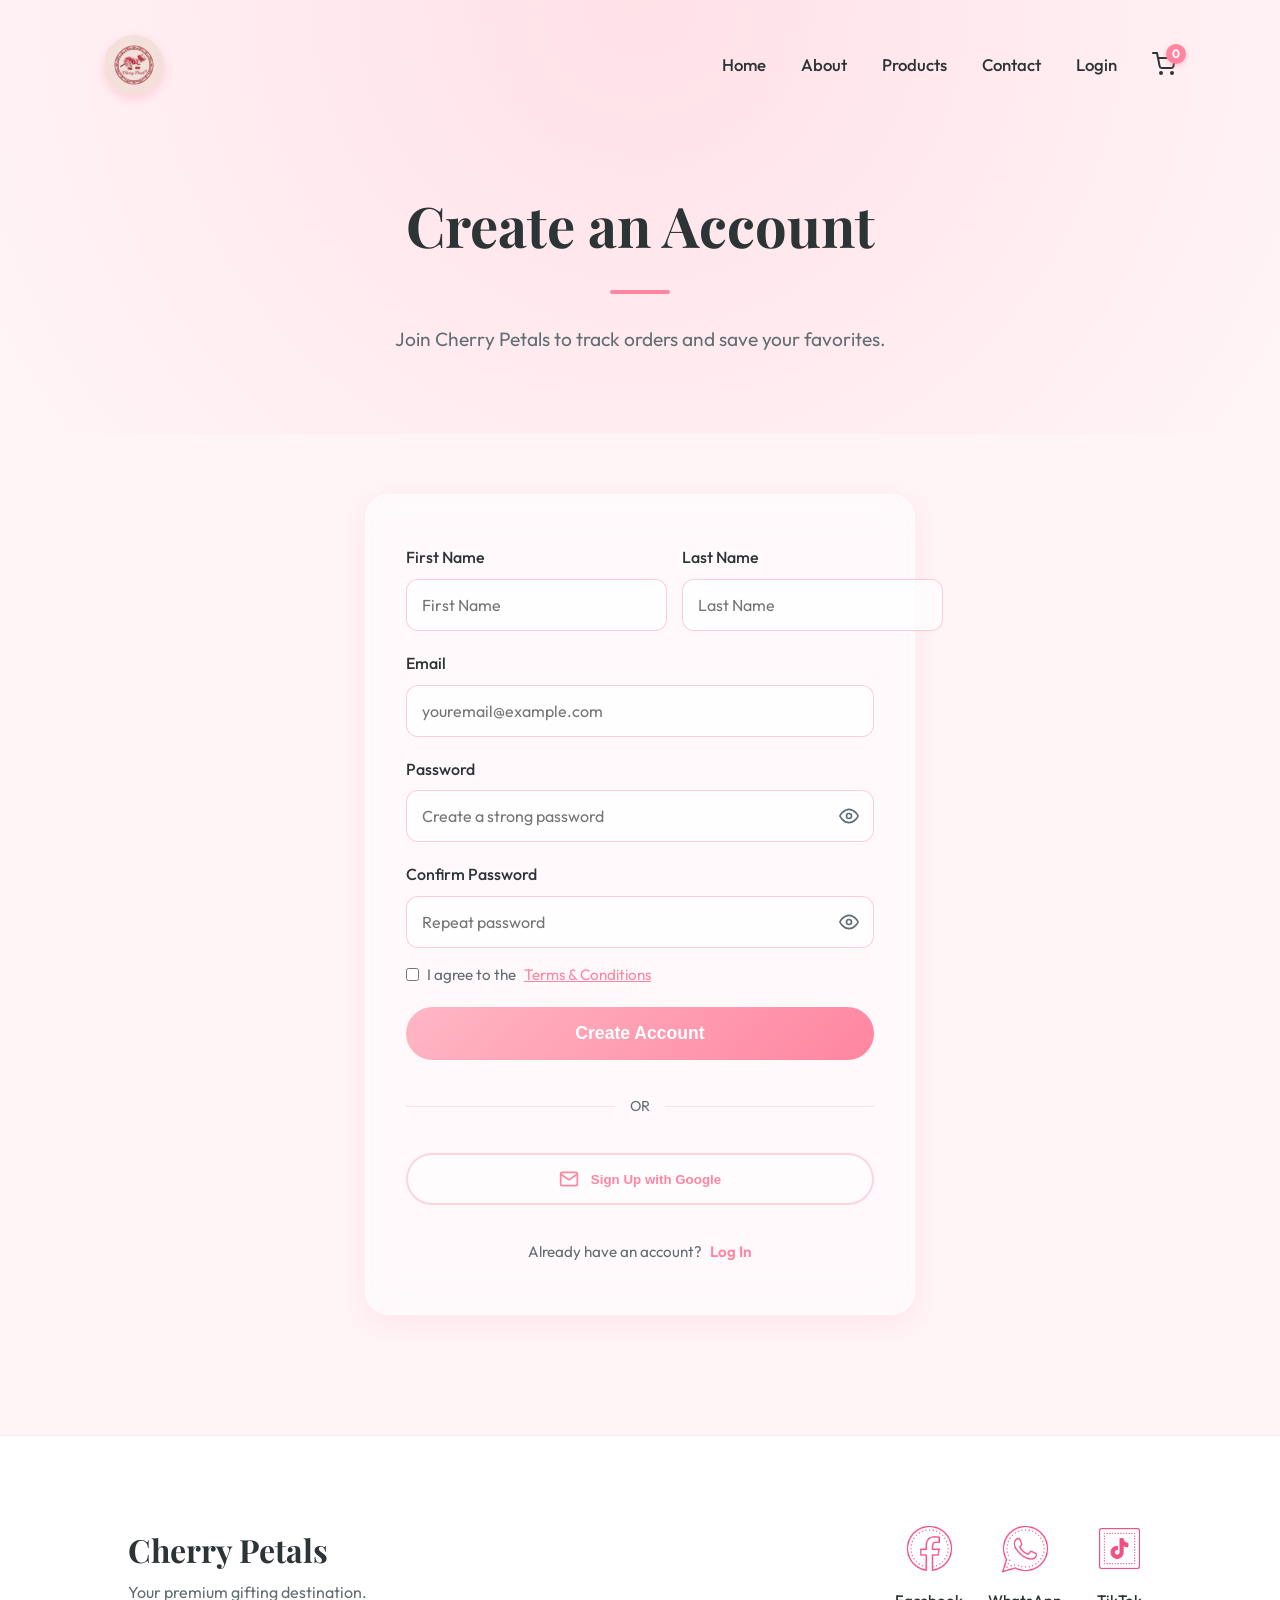
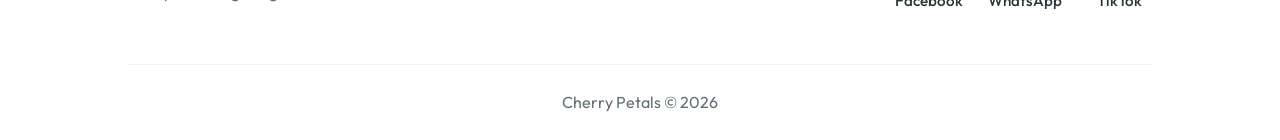
<file: signup.html>
<!DOCTYPE html>
<html lang="en">

<head>
    <meta charset="UTF-8">
    <meta name="viewport" content="width=device-width, initial-scale=1.0">
    <title>Sign Up | Cherry Petals</title>
    <meta name="description" content="Create an account to order customized gift boxes from Cherry Petals.">
    <link rel="preconnect" href="https://fonts.googleapis.com">
    <link rel="preconnect" href="https://fonts.gstatic.com" crossorigin>
    <link
        href="https://fonts.googleapis.com/css2?family=Outfit:wght@300;400;500;600&family=Playfair+Display:ital,wght@0,500;0,700;1,500&display=swap"
        rel="stylesheet">
    <link rel="stylesheet" href="styles.css">
    <style>
        .page-header {
            padding: 180px 10% 80px;
            text-align: center;
            background: radial-gradient(circle at top, #ffe1e8, var(--color-bg));
        }

        .page-header h1 {
            font-size: 3.5rem;
            margin-bottom: 20px;
        }

        .auth-container {
            max-width: 550px;
            margin: 0 auto;
            text-align: center;
        }

        .auth-card {
            padding: 50px 40px;
            display: flex;
            flex-direction: column;
            gap: 25px;
        }

        .form-group {
            display: flex;
            flex-direction: column;
            text-align: left;
            gap: 8px;
        }

        .form-group label {
            font-weight: 500;
            color: var(--color-text);
        }

        .form-control {
            padding: 15px;
            border: 1px solid rgba(255, 133, 161, 0.4);
            border-radius: 12px;
            font-family: var(--font-body);
            font-size: 1rem;
            background: rgba(255, 255, 255, 0.7);
            transition: all 0.3s ease;
        }

        .form-control:focus {
            outline: none;
            border-color: var(--color-primary-dark);
            box-shadow: 0 0 0 3px rgba(255, 133, 161, 0.2);
        }

        .auth-options {
            display: flex;
            justify-content: flex-start;
            align-items: center;
            font-size: 0.95rem;
            color: var(--color-text-light);
            margin-top: -5px;
        }

        .remember-me {
            display: flex;
            align-items: center;
            gap: 8px;
            cursor: pointer;
        }

        .auth-divider {
            display: flex;
            align-items: center;
            text-align: center;
            color: var(--color-text-light);
            font-size: 0.9rem;
            margin: 10px 0;
        }

        .auth-divider::before,
        .auth-divider::after {
            content: '';
            flex: 1;
            border-bottom: 1px solid rgba(255, 183, 197, 0.4);
        }

        .auth-divider span {
            padding: 0 15px;
        }

        .social-btn {
            width: 100%;
            display: flex;
            align-items: center;
            justify-content: center;
            gap: 12px;
            background: rgba(255, 255, 255, 0.5);
            border-color: rgba(255, 183, 197, 0.6);
            padding: 14px;
        }

        .auth-footer {
            text-align: center;
            font-size: 0.95rem;
            margin-top: 10px;
        }

        .auth-footer a {
            color: var(--color-primary-dark);
            text-decoration: none;
            font-weight: 600;
            margin-left: 5px;
        }

        .auth-footer a:hover {
            text-decoration: underline;
        }

        .name-row {
            display: flex;
            gap: 15px;
        }

        .name-row .form-group {
            flex: 1;
        }
    </style>
</head>

<body>
    <nav class="glass-nav">
        <a href="index.html" class="logo-link">
            <img src="images/logo.jpg" alt="Cherry Petals Logo" class="logo-img">
        </a>
        <ul class="nav-links">
            <li><a href="index.html">Home</a></li>
            <li><a href="about.html">About</a></li>
            <li><a href="products.html">Products</a></li>
            <li><a href="contact.html">Contact</a></li>
            <li><a href="login.html" class="active">Login</a></li>
            <li>
                <a href="cart.html" class="cart-link" id="cart-nav-link" aria-label="Cart">
                    <svg width="24" height="24" viewBox="0 0 24 24" fill="none" stroke="var(--color-text)"
                        stroke-width="2" stroke-linecap="round" stroke-linejoin="round" class="cart-icon">
                        <circle cx="9" cy="21" r="1"></circle>
                        <circle cx="20" cy="21" r="1"></circle>
                        <path d="M1 1h4l2.68 13.39a2 2 0 0 0 2 1.61h9.72a2 2 0 0 0 2-1.61L23 6H6"></path>
                    </svg>
                    <span class="cart-badge" id="cart-count">0</span>
                </a>
            </li>
        </ul>
    </nav>

    <header class="page-header">
        <div class="fade-in">
            <h1>Create an Account</h1>
            <div class="underline"></div>
            <p style="margin-top: 30px; font-size: 1.2rem; max-width: 700px; margin-left: auto; margin-right: auto;">
                Join Cherry Petals to track orders and save your favorites.</p>
        </div>
    </header>

    <section class="section-padding" style="padding-top: 60px; min-height: 50vh;">
        <div class="auth-container">
            <div class="auth-card glass fade-in delay-1">
                <form onsubmit="mockSignup(event);" style="display: flex; flex-direction: column; gap: 20px;">

                    <div class="name-row">
                        <div class="form-group">
                            <label for="fname">First Name</label>
                            <input type="text" id="fname" class="form-control" placeholder="First Name" required>
                        </div>
                        <div class="form-group">
                            <label for="lname">Last Name</label>
                            <input type="text" id="lname" class="form-control" placeholder="Last Name" required>
                        </div>
                    </div>

                    <div class="form-group">
                        <label for="email">Email</label>
                        <input type="email" id="email" class="form-control" placeholder="youremail@example.com"
                            required>
                    </div>

                    <div class="form-group">
                        <label for="password">Password</label>
                        <div class="password-wrapper">
                            <input type="password" id="password" class="form-control" placeholder="Create a strong password"
                                required>
                            <button type="button" class="toggle-password" onclick="togglePasswordVisibility('password')" aria-label="Show password">
                                <svg width="20" height="20" viewBox="0 0 24 24" fill="none" class="eye-icon" stroke="currentColor" stroke-width="2" stroke-linecap="round" stroke-linejoin="round">
                                    <path d="M1 12s4-8 11-8 11 8 11 8-4 8-11 8-11-8-11-8z"></path>
                                    <circle cx="12" cy="12" r="3"></circle>
                                </svg>
                                <svg width="20" height="20" viewBox="0 0 24 24" fill="none" class="eye-off-icon" stroke="currentColor" stroke-width="2" stroke-linecap="round" stroke-linejoin="round" style="display: none;">
                                    <path d="M17.94 17.94A10.07 10.07 0 0 1 12 20c-7 0-11-8-11-8a18.45 18.45 0 0 1 5.06-5.94M9.9 4.24A9.12 9.12 0 0 1 12 4c7 0 11 8 11 8a18.5 18.5 0 0 1-2.16 3.19m-6.72-1.07a3 3 0 1 1-4.24-4.24"></path>
                                    <line x1="1" y1="1" x2="23" y2="23"></line>
                                </svg>
                            </button>
                        </div>
                    </div>

                    <div class="form-group">
                        <label for="confirm-password">Confirm Password</label>
                        <div class="password-wrapper">
                            <input type="password" id="confirm-password" class="form-control" placeholder="Repeat password"
                                required>
                            <button type="button" class="toggle-password" onclick="togglePasswordVisibility('confirm-password')" aria-label="Show password">
                                <svg width="20" height="20" viewBox="0 0 24 24" fill="none" class="eye-icon" stroke="currentColor" stroke-width="2" stroke-linecap="round" stroke-linejoin="round">
                                    <path d="M1 12s4-8 11-8 11 8 11 8-4 8-11 8-11-8-11-8z"></path>
                                    <circle cx="12" cy="12" r="3"></circle>
                                </svg>
                                <svg width="20" height="20" viewBox="0 0 24 24" fill="none" class="eye-off-icon" stroke="currentColor" stroke-width="2" stroke-linecap="round" stroke-linejoin="round" style="display: none;">
                                    <path d="M17.94 17.94A10.07 10.07 0 0 1 12 20c-7 0-11-8-11-8a18.45 18.45 0 0 1 5.06-5.94M9.9 4.24A9.12 9.12 0 0 1 12 4c7 0 11 8 11 8a18.5 18.5 0 0 1-2.16 3.19m-6.72-1.07a3 3 0 1 1-4.24-4.24"></path>
                                    <line x1="1" y1="1" x2="23" y2="23"></line>
                                </svg>
                            </button>
                        </div>
                    </div>

                    <div class="auth-options">
                        <label class="remember-me">
                            <input type="checkbox" required> I agree to the <a href="#"
                                style="color: var(--color-primary-dark);">Terms & Conditions</a>
                        </label>
                    </div>

                    <button type="submit" class="btn-primary"
                        style="padding: 16px; font-size: 1.1rem; width: 100%;">Create Account</button>
                </form>

                <div class="auth-divider">
                    <span>OR</span>
                </div>

                <div>
                    <button class="btn-outline social-btn" onclick="mockLogin(event)">
                        <svg width="20" height="20" viewBox="0 0 24 24" fill="none" stroke="currentColor"
                            stroke-width="2" stroke-linecap="round" stroke-linejoin="round">
                            <path d="M4 4h16c1.1 0 2 .9 2 2v12c0 1.1-.9 2-2 2H4c-1.1 0-2-.9-2-2V6c0-1.1.9-2 2-2z">
                            </path>
                            <polyline points="22,6 12,13 2,6"></polyline>
                        </svg>
                        Sign Up with Google
                    </button>
                </div>

                <p class="auth-footer">Already have an account? <a href="login.html">Log In</a></p>
            </div>
        </div>
    </section>

    <footer class="footer">
        <div class="footer-content">
            <div class="footer-brand">
                <h2>Cherry Petals</h2>
                <p>Your premium gifting destination.</p>
            </div>
            <div class="social-links">
                <a href="https://www.facebook.com/share/1LGD14v7tM/?mibextid=wwXIfr" target="_blank"
                    class="social-link-btn" aria-label="Facebook">
                    <img src="images/Facebook_icon.png" class="social-icon" alt="Facebook">
                    <span class="social-name">Facebook</span>
                </a>
                <a href="https://wa.me/message/VE3ZSJIRPRCED1" target="_blank" class="social-link-btn"
                    aria-label="WhatsApp">
                    <img src="images/whatsapp_icon.png" class="social-icon" alt="WhatsApp">
                    <span class="social-name">WhatsApp</span>
                </a>
                <a href="https://www.tiktok.com/@cherrypetals.lk?_r=1&_d=eg89a3f0jg91gm&sec_uid=MS4wLjABAAAACxtYW-KMU2tDMF90jdB__lsEaH--p1K-cIGL5XS49ApT7owlwa-7-KqRl5Gn8ZcJ&share_author_id=7610807435310695444&sharer_language=en&source=h5_m&u_code=db12d05f31i88l&item_author_type=2&utm_source=copy&tt_from=copy&enable_checksum=1&utm_medium=ios&share_link_id=8C6FF704-BF75-47BC-959C-82381703C71C&user_id=6794592670955717637&sec_user_id=MS4wLjABAAAAMgBlQ-HchUgLqjPi6_clXM1JOXq6gWkn93S_bmZo5ovNsRGbRbEDdUxbeBIaihMK&social_share_type=5&ug_btm=b2878,b5836&utm_campaign=client_share&share_app_id=1233."
                    target="_blank" class="social-link-btn" aria-label="TikTok">
                    <img src="images/tiktok_icon.png" class="social-icon" alt="TikTok">
                    <span class="social-name">TikTok</span>
                </a>
            </div>
        </div>
        <div class="footer-bottom">
            <p>Cherry Petals &copy; 2026</p>
        </div>
    </footer>

    <script src="script.js"></script>
</body>

</html>
</file>
<file: styles.css>
:root {
    --color-bg: #fff5f7;
    --color-primary: #ffb7c5;
    --color-primary-dark: #ff85a1;
    --color-text: #2d3436;
    --color-text-light: #636e72;
    --color-white: #ffffff;
    
    --glass-bg: rgba(255, 255, 255, 0.45);
    --glass-border: rgba(255, 255, 255, 0.7);
    --glass-shadow: 0 8px 32px 0 rgba(255, 183, 197, 0.25);
    
    --font-heading: 'Playfair Display', serif;
    --font-body: 'Outfit', sans-serif;
}

* {
    margin: 0;
    padding: 0;
    box-sizing: border-box;
}

body {
    font-family: var(--font-body);
    background-color: var(--color-bg);
    color: var(--color-text);
    line-height: 1.6;
    overflow-x: hidden;
}

html {
    scroll-behavior: smooth;
}

/* Glassmorphism Utility */
.glass {
    background: var(--glass-bg);
    backdrop-filter: blur(16px);
    -webkit-backdrop-filter: blur(16px);
    border: 1px solid var(--glass-border);
    box-shadow: var(--glass-shadow);
    border-radius: 24px;
}

/* Typography */
h1, h2, h3 {
    font-family: var(--font-heading);
    color: var(--color-text);
}

p {
    color: var(--color-text-light);
}

.section-padding {
    padding: 120px 10%;
}

.section-title {
    text-align: center;
    margin-bottom: 60px;
}

.section-title h2 {
    font-size: 2.8rem;
    margin-bottom: 15px;
}

.underline {
    width: 60px;
    height: 4px;
    background: var(--color-primary-dark);
    margin: 0 auto;
    border-radius: 4px;
}

/* Buttons */
.btn-primary {
    display: inline-block;
    padding: 14px 32px;
    background: linear-gradient(135deg, var(--color-primary), var(--color-primary-dark));
    color: var(--color-white);
    text-decoration: none;
    border-radius: 50px;
    font-weight: 600;
    transition: transform 0.3s ease, box-shadow 0.3s ease;
    border: none;
    cursor: pointer;
}

.btn-primary:hover {
    transform: translateY(-3px);
    box-shadow: 0 10px 20px rgba(255, 133, 161, 0.4);
}

.btn-outline {
    display: inline-block;
    padding: 12px 28px;
    background: transparent;
    color: var(--color-primary-dark);
    text-decoration: none;
    border-radius: 50px;
    font-weight: 600;
    transition: all 0.3s ease;
    border: 2px solid var(--color-primary-dark);
    cursor: pointer;
}

.btn-outline:hover {
    background: var(--color-primary-dark);
    color: var(--color-white);
}

/* Navigation */
.glass-nav {
    position: fixed;
    top: 20px;
    left: 50%;
    transform: translateX(-50%);
    width: 90%;
    max-width: 1200px;
    display: flex;
    justify-content: space-between;
    align-items: center;
    padding: 15px 40px;
    z-index: 1000;
    border-radius: 50px;
}

.logo-link {
    display: flex;
    align-items: center;
    text-decoration: none;
    transition: transform 0.3s ease;
}

.logo-link:hover {
    transform: scale(1.05);
}

.logo-img {
    height: 60px;
    width: 60px;
    object-fit: cover;
    border-radius: 50%;
    box-shadow: 0 4px 10px rgba(255, 133, 161, 0.3);
}

.nav-links {
    display: flex;
    list-style: none;
    gap: 35px;
}

.nav-links a {
    text-decoration: none;
    color: var(--color-text);
    font-weight: 500;
    font-size: 1.05rem;
    transition: color 0.3s ease;
}

.nav-links a:hover,
.nav-links a.active {
    color: var(--color-primary-dark);
}

/* Hero Section */
.hero {
    min-height: 100vh;
    display: flex;
    align-items: center;
    justify-content: space-between;
    position: relative;
    overflow: hidden;
    gap: 40px;
    background: radial-gradient(circle at top right, #ffe1e8, var(--color-bg));
}

.hero::before {
    content: '';
    position: absolute;
    width: 600px;
    height: 600px;
    background: var(--color-primary);
    border-radius: 50%;
    filter: blur(180px);
    top: -150px;
    right: -100px;
    opacity: 0.4;
    z-index: -1;
}

.hero-content {
    flex: 1;
    padding: 50px;
    z-index: 10;
}

.hero-content h1 {
    font-size: 4.5rem;
    line-height: 1.1;
    margin-bottom: 25px;
    color: var(--color-text);
}

.hero-content p {
    font-size: 1.25rem;
    margin-bottom: 35px;
}

.hero-image {
    flex: 1;
    display: flex;
    justify-content: center;
    align-items: center;
    position: relative;
}

.hero-image img {
    width: 100%;
    max-width: 550px;
    border-radius: 30px;
    box-shadow: 0 25px 50px rgba(0,0,0,0.1);
    transform: rotate(2deg);
    transition: transform 0.6s cubic-bezier(0.175, 0.885, 0.32, 1.275);
}

.hero-image img:hover {
    transform: rotate(0deg) scale(1.03);
}

/* About Section */
.about-grid {
    display: grid;
    grid-template-columns: repeat(auto-fit, minmax(280px, 1fr));
    gap: 40px;
}

.about-card {
    padding: 40px 30px;
    text-align: center;
    transition: transform 0.4s ease, box-shadow 0.4s ease;
}

.about-card:hover {
    transform: translateY(-12px);
    box-shadow: 0 15px 40px rgba(255, 183, 197, 0.4);
}

.icon {
    font-size: 3.5rem;
    margin-bottom: 20px;
}

.about-card h3 {
    margin-bottom: 15px;
    font-size: 1.6rem;
}

/* Products Section */
.product-grid {
    display: grid;
    grid-template-columns: repeat(auto-fit, minmax(350px, 1fr));
    gap: 50px;
}

.product-card {
    padding: 25px;
    display: flex;
    flex-direction: column;
    gap: 25px;
    transition: transform 0.4s ease, box-shadow 0.4s ease;
}

.product-card:hover {
    transform: translateY(-8px);
    box-shadow: 0 15px 40px rgba(255, 183, 197, 0.4);
}

.product-image img {
    width: 100%;
    height: 350px;
    object-fit: cover;
    border-radius: 18px;
}

.product-info {
    padding: 10px;
    text-align: center;
}

.product-info h3 {
    margin-bottom: 12px;
    font-size: 1.8rem;
}

.product-info p {
    margin-bottom: 25px;
}

/* Footer */
.footer {
    background: var(--color-white);
    padding: 80px 10% 25px;
    border-top: 1px solid rgba(255, 183, 197, 0.3);
}

.footer-content {
    display: flex;
    justify-content: space-between;
    align-items: center;
    margin-bottom: 50px;
    flex-wrap: wrap;
    gap: 30px;
}

.footer-brand h2 {
    font-size: 2rem;
    margin-bottom: 5px;
}

.social-links {
    display: flex;
    gap: 25px;
}

.social-link-btn {
    display: flex;
    flex-direction: column;
    align-items: center;
    text-decoration: none;
    gap: 8px;
    color: var(--color-text);
    transition: transform 0.3s ease, color 0.3s ease;
}

.social-link-btn:hover {
    transform: translateY(-5px);
    color: var(--color-primary-dark);
}

.social-icon {
    display: inline-block;
    width: 65px;
    height: 65px;
    object-fit: contain;
    padding: 5px; /* Add slight padding to prevent cropping while containing */
    transition: transform 0.3s ease, filter 0.3s ease;
}

.social-link-btn:hover .social-icon {
    transform: scale(1.1);
    filter: drop-shadow(0 4px 8px rgba(255, 133, 161, 0.4));
}

.social-name {
    font-size: 0.95rem;
    font-weight: 500;
}

.footer-bottom {
    text-align: center;
    padding-top: 25px;
    border-top: 1px solid #f1f2f6;
    color: var(--color-text-light);
}

/* Animations */
.fade-in {
    opacity: 0;
    transform: translateY(40px);
    transition: opacity 0.8s cubic-bezier(0.5, 0, 0, 1), transform 0.8s cubic-bezier(0.5, 0, 0, 1);
}

.fade-in.visible {
    opacity: 1;
    transform: translateY(0);
}

.delay-1 { transition-delay: 0.2s; }
.delay-2 { transition-delay: 0.4s; }

/* Responsive */
@media (max-width: 900px) {
    .hero {
        flex-direction: column;
        text-align: center;
        padding-top: 140px;
    }

    .hero-content {
        padding: 30px;
    }

    .hero-content h1 {
        font-size: 3rem;
    }

    .glass-nav {
        flex-direction: column;
        border-radius: 20px;
        padding: 20px;
    }

    .nav-links {
        margin-top: 20px;
        gap: 20px;
        flex-wrap: wrap;
        justify-content: center;
    }
    
    .section-padding {
        padding: 80px 5%;
    }
}

/* Product Options Styling */
.product-header {
    display: flex;
    justify-content: space-between;
    align-items: center;
    margin-bottom: 15px;
}

.product-header h3 {
    margin-bottom: 0;
    font-size: 1.6rem;
    text-align: left;
}

.price-tag {
    font-size: 1.4rem;
    font-weight: 700;
    color: var(--color-primary-dark);
    font-family: var(--font-heading);
    background: rgba(255, 183, 197, 0.2);
    padding: 5px 15px;
    border-radius: 20px;
}

.product-info p {
    text-align: left;
}

.color-selector {
    margin: 20px 0 25px;
    text-align: left;
}

.selector-label {
    font-size: 0.9rem;
    font-weight: 600;
    margin-bottom: 10px;
    color: var(--color-text);
}

.swatches {
    display: flex;
    gap: 12px;
}

.color-swatch {
    width: 35px;
    height: 35px;
    border-radius: 50%;
    cursor: pointer;
    border: 3px solid transparent;
    box-shadow: 0 4px 10px rgba(0,0,0,0.1);
    transition: all 0.3s ease;
}

.color-swatch:hover {
    transform: scale(1.15);
}

.color-swatch.active {
    border-color: var(--color-text);
    transform: scale(1.15);
}

.active-product-img {
    transition: opacity 0.3s ease;
}

/* Cart Navigation */
.cart-link {
    display: flex;
    align-items: center;
    position: relative;
    color: var(--color-text);
    transition: transform 0.3s ease;
}

.cart-link:hover {
    transform: scale(1.1);
}

.cart-icon {
    transition: stroke 0.3s ease;
}

.cart-link:hover .cart-icon {
    stroke: var(--color-primary-dark);
}

.cart-badge {
    position: absolute;
    top: -8px;
    right: -10px;
    background-color: var(--color-primary-dark);
    color: var(--color-white);
    font-size: 0.75rem;
    font-weight: 700;
    width: 20px;
    height: 20px;
    border-radius: 50%;
    display: flex;
    justify-content: center;
    align-items: center;
    box-shadow: 0 2px 5px rgba(255, 133, 161, 0.4);
    transition: transform 0.3s cubic-bezier(0.175, 0.885, 0.32, 1.275);
}

.cart-badge.pop {
    transform: scale(1.3);
}

/* Toast Notification */
.toast-container {
    position: fixed;
    bottom: 30px;
    right: 30px;
    display: flex;
    flex-direction: column;
    gap: 15px;
    z-index: 2000;
}

.toast {
    background: var(--glass-bg);
    backdrop-filter: blur(16px);
    -webkit-backdrop-filter: blur(16px);
    border: 1px solid var(--glass-border);
    box-shadow: 0 10px 30px rgba(0, 0, 0, 0.1);
    color: var(--color-text);
    padding: 15px 25px;
    border-radius: 12px;
    display: flex;
    align-items: center;
    gap: 12px;
    font-weight: 500;
    transform: translateX(120%);
    opacity: 0;
    transition: all 0.4s cubic-bezier(0.68, -0.55, 0.265, 1.55);
}

.toast.show {
    transform: translateX(0);
    opacity: 1;
}

.toast-icon {
    color: var(--color-primary-dark);
    background: rgba(255, 183, 197, 0.2);
    width: 32px;
    height: 32px;
    border-radius: 50%;
    display: flex;
    justify-content: center;
    align-items: center;
}

/* Password Toggle Utilities */
.password-wrapper {
    position: relative;
    display: flex;
    align-items: center;
}

.password-wrapper .form-control {
    width: 100%;
    padding-right: 45px; /* space for the eye icon */
}

.toggle-password {
    position: absolute;
    right: 15px;
    background: none;
    border: none;
    cursor: pointer;
    color: var(--color-text-light);
    display: flex;
    align-items: center;
    justify-content: center;
    padding: 0;
    transition: color 0.3s ease;
}

.toggle-password:hover {
    color: var(--color-primary-dark);
}
</file>
